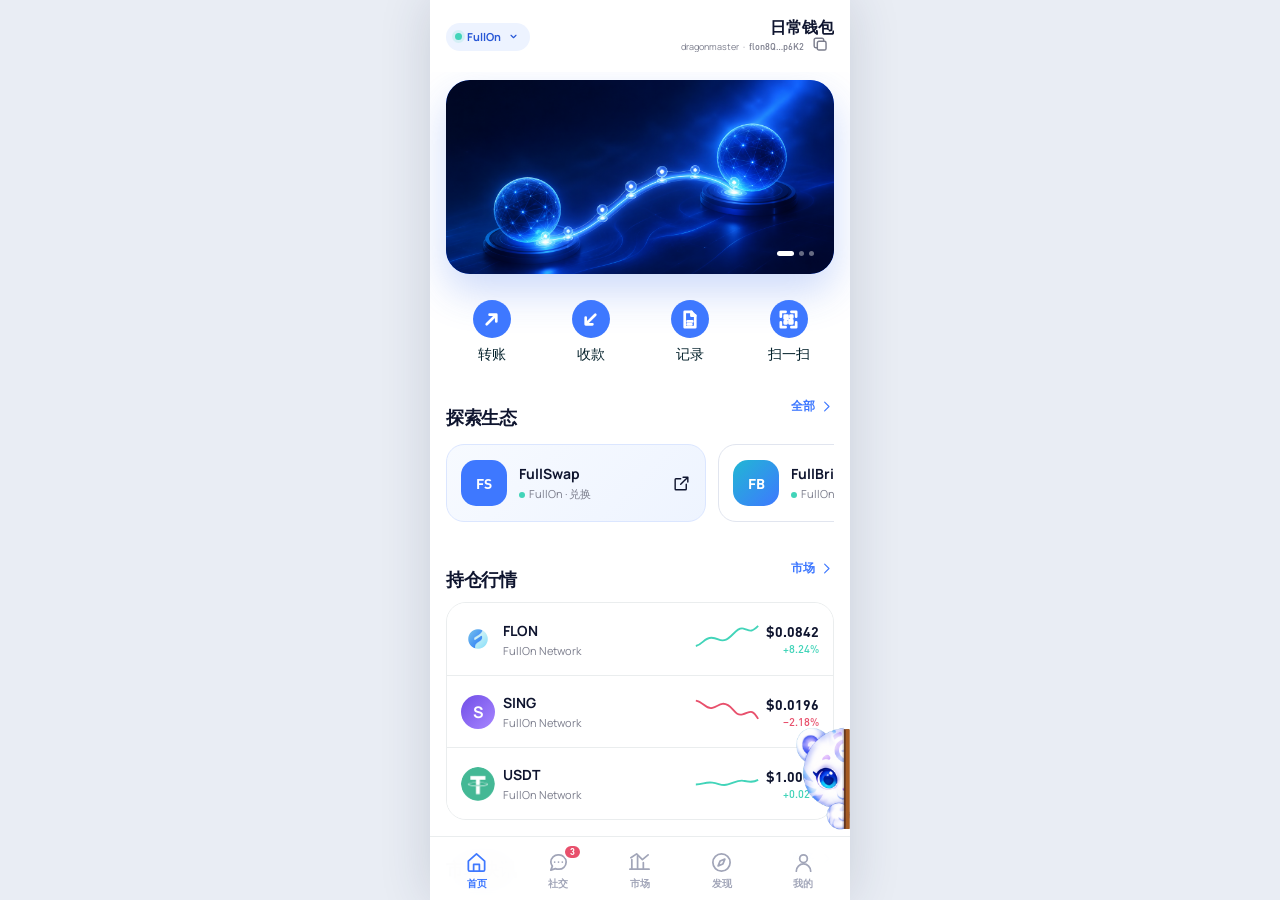
<file: UI&UX/v1/index.html>
<!doctype html>
<html lang="zh-CN">
<head>
  <meta charset="utf-8">
  <meta name="viewport" content="width=device-width, initial-scale=1, viewport-fit=cover">
  <meta name="theme-color" content="#ffffff">
  <meta name="description" content="Hufu Wallet · UI/UX v1 正式视觉设计稿">
  <title>Hufu Wallet · UI/UX v1</title>
  <link rel="stylesheet" href="ui.css?v=85">
</head>
<body>
  <a class="skip-link" href="#main-content">跳到主要内容</a>
  <svg class="svg-sprite" aria-hidden="true">
    <symbol id="i-home" viewBox="0 0 24 24"><path d="M3.5 10.5 12 3l8.5 7.5v9a1.5 1.5 0 0 1-1.5 1.5H5a1.5 1.5 0 0 1-1.5-1.5z"/><path d="M9 21v-7h6v7"/></symbol>
    <symbol id="i-social" viewBox="0 0 24 24"><path d="M20 11.5a7.5 7.5 0 0 1-8 7.5 9.4 9.4 0 0 1-3.2-.6L4 20l1.6-4.2A7.6 7.6 0 0 1 4 11.5 7.5 7.5 0 0 1 12 4a7.5 7.5 0 0 1 8 7.5Z"/><path d="M8 11.5h.01M12 11.5h.01M16 11.5h.01"/></symbol>
    <symbol id="i-market" viewBox="0 0 24 24"><path d="M4 19V9M10 19V5M16 19v-7M22 19H2"/><path d="m3 7 6-4 6 6 6-5"/></symbol>
    <symbol id="i-discover" viewBox="0 0 24 24"><circle cx="12" cy="12" r="9"/><path d="m15.5 8.5-2 5-5 2 2-5z"/></symbol>
    <symbol id="i-profile" viewBox="0 0 24 24"><circle cx="12" cy="8" r="4"/><path d="M4.5 21a7.5 7.5 0 0 1 15 0"/></symbol>
    <symbol id="i-chevron" viewBox="0 0 24 24"><path d="m8 10 4 4 4-4"/></symbol>
    <symbol id="i-right" viewBox="0 0 24 24"><path d="m9 5 7 7-7 7"/></symbol>
    <symbol id="i-back" viewBox="0 0 24 24"><path d="m15 5-7 7 7 7"/></symbol>
    <symbol id="i-copy" viewBox="0 0 24 24"><rect x="8" y="8" width="11" height="11" rx="2"/><path d="M16 8V6a2 2 0 0 0-2-2H6a2 2 0 0 0-2 2v8a2 2 0 0 0 2 2h2"/></symbol>
    <symbol id="i-bell" viewBox="0 0 24 24"><path d="M18 8a6 6 0 0 0-12 0c0 7-3 7-3 9h18c0-2-3-2-3-9"/><path d="M10 21h4"/></symbol>
    <symbol id="i-settings" viewBox="0 0 24 24"><circle cx="12" cy="12" r="3"/><path d="M19.4 15a1.8 1.8 0 0 0 .4 2l.1.1-2.8 2.8-.1-.1a1.8 1.8 0 0 0-2-.4 1.8 1.8 0 0 0-1.1 1.6v.2H10V21a1.8 1.8 0 0 0-1.1-1.6 1.8 1.8 0 0 0-2 .4l-.1.1L4 17.1l.1-.1a1.8 1.8 0 0 0 .4-2A1.8 1.8 0 0 0 3 13.9h-.2V10H3a1.8 1.8 0 0 0 1.6-1.1 1.8 1.8 0 0 0-.4-2L4 6.8 6.8 4l.1.1a1.8 1.8 0 0 0 2 .4A1.8 1.8 0 0 0 10 3V2.8h3.9V3a1.8 1.8 0 0 0 1.1 1.6 1.8 1.8 0 0 0 2-.4l.1-.1 2.8 2.8-.1.1a1.8 1.8 0 0 0-.4 2 1.8 1.8 0 0 0 1.6 1.1h.2V14H21a1.8 1.8 0 0 0-1.6 1Z"/></symbol>
    <symbol id="i-search" viewBox="0 0 24 24"><circle cx="11" cy="11" r="7"/><path d="m20 20-4-4"/></symbol>
    <symbol id="i-send" viewBox="0 0 24 24"><path d="m21 3-7 18-4-7-7-4z"/><path d="M10 14 21 3"/></symbol>
    <symbol id="i-receive" viewBox="0 0 24 24"><path d="M12 3v12M7 10l5 5 5-5"/><path d="M5 21h14"/></symbol>
    <symbol id="i-history" viewBox="0 0 24 24"><path d="M3 12a9 9 0 1 0 3-6.7L3 8"/><path d="M3 3v5h5M12 7v5l3 2"/></symbol>
    <symbol id="i-scan" viewBox="0 0 24 24"><path d="M4 9V4h5M15 4h5v5M20 15v5h-5M9 20H4v-5"/><path d="M8 8h3v3H8zM14 8h2v2h-2zM8 14h2v2H8zM13 13h3v3h-3z"/></symbol>
    <symbol id="i-transfer-up" viewBox="0 0 24 24"><path d="M7 17 17 7M10 7h7v7"/></symbol>
    <symbol id="i-receive-down" viewBox="0 0 24 24"><path d="M17 7 7 17M14 17H7v-7"/></symbol>
    <symbol id="i-transaction-file" viewBox="0 0 24 24"><path d="M7 4h7l4 4v12H7z"/><path d="M14 4v4h4M10 14h5M10 17h4"/></symbol>
    <symbol id="i-plus" viewBox="0 0 24 24"><path d="M12 5v14M5 12h14"/></symbol>
    <symbol id="i-more" viewBox="0 0 24 24"><circle cx="5" cy="12" r="1"/><circle cx="12" cy="12" r="1"/><circle cx="19" cy="12" r="1"/></symbol>
    <symbol id="i-star" viewBox="0 0 24 24"><path d="m12 3 2.8 5.7 6.2.9-4.5 4.4 1.1 6.2-5.6-2.9-5.6 2.9 1.1-6.2L3 9.6l6.2-.9z"/></symbol>
    <symbol id="i-menu" viewBox="0 0 24 24"><path d="M4 7h16M4 12h16M4 17h16"/></symbol>
    <symbol id="i-eye" viewBox="0 0 24 24"><path d="M2 12s3.5-6 10-6 10 6 10 6-3.5 6-10 6S2 12 2 12Z"/><circle cx="12" cy="12" r="2.5"/></symbol>
    <symbol id="i-eye-off" viewBox="0 0 24 24"><path d="m3 3 18 18M10.5 6.2A10.4 10.4 0 0 1 12 6c6.5 0 10 6 10 6a17 17 0 0 1-2.2 2.8M6.2 6.2A16.3 16.3 0 0 0 2 12s3.5 6 10 6a9.8 9.8 0 0 0 3.8-.7"/></symbol>
    <symbol id="i-shield" viewBox="0 0 24 24"><path d="M12 3 4.5 6v5.5c0 4.8 3.2 8 7.5 9.5 4.3-1.5 7.5-4.7 7.5-9.5V6z"/><path d="m9 12 2 2 4-4"/></symbol>
    <symbol id="i-wallet" viewBox="0 0 24 24"><path d="M4 6.5h14a2 2 0 0 1 2 2V19H5a2 2 0 0 1-2-2V6a2 2 0 0 1 2-2h11"/><path d="M15 11h6v4h-6a2 2 0 0 1 0-4Z"/></symbol>
    <symbol id="i-grid" viewBox="0 0 24 24"><rect x="4" y="4" width="6" height="6" rx="1"/><rect x="14" y="4" width="6" height="6" rx="1"/><rect x="4" y="14" width="6" height="6" rx="1"/><rect x="14" y="14" width="6" height="6" rx="1"/></symbol>
    <symbol id="i-spark" viewBox="0 0 24 24"><path d="m12 2 1.4 5.1L18 9l-4.6 1.9L12 16l-1.4-5.1L6 9l4.6-1.9zM19 15l.7 2.3L22 18l-2.3.7L19 21l-.7-2.3L16 18l2.3-.7z"/></symbol>
    <symbol id="i-close" viewBox="0 0 24 24"><path d="m6 6 12 12M18 6 6 18"/></symbol>
    <symbol id="i-minimize" viewBox="0 0 24 24"><path d="M6 12h12"/></symbol>
    <symbol id="i-expand" viewBox="0 0 24 24"><path d="M9 4H4v5M15 4h5v5M20 15v5h-5M4 15v5h5"/></symbol>
    <symbol id="i-external" viewBox="0 0 24 24"><path d="M14 4h6v6M20 4l-9 9"/><path d="M18 13v6a1 1 0 0 1-1 1H5a1 1 0 0 1-1-1V7a1 1 0 0 1 1-1h6"/></symbol>
    <symbol id="i-lock" viewBox="0 0 24 24"><rect x="5" y="10" width="14" height="11" rx="2"/><path d="M8 10V7a4 4 0 0 1 8 0v3"/></symbol>
    <symbol id="i-user-plus" viewBox="0 0 24 24"><circle cx="9" cy="8" r="4"/><path d="M2 21a7 7 0 0 1 14 0M19 8v6M16 11h6"/></symbol>
    <symbol id="i-users" viewBox="0 0 24 24"><circle cx="9" cy="8" r="4"/><path d="M2 21a7 7 0 0 1 14 0M16 4.5a4 4 0 0 1 0 7.5M18 14a7 7 0 0 1 4 7"/></symbol>
    <symbol id="i-user-check" viewBox="0 0 24 24"><circle cx="9" cy="8" r="4"/><path d="M2 21a7 7 0 0 1 14 0M16 11l2 2 4-4"/></symbol>
    <symbol id="i-switch-account" viewBox="0 0 24 24"><circle cx="8" cy="8" r="3"/><path d="M2.5 17a5.5 5.5 0 0 1 11 0M16 5h5l-2-2M21 5l-2 2M21.5 17h-5l2 2M16.5 17l2-2"/></symbol>
  </svg>

  <div id="app-frame">
    <main id="main-content" class="page-stack">
      <!-- ============ 首页 ============ -->
      <section class="page-view is-active" data-view="home" aria-labelledby="home-title">
        <header class="appbar home-appbar">
          <button class="network-pill" type="button" data-action="open-wallet" aria-label="切换当前网络">
            <span class="network-dot"></span>
            <span class="wallet-network">FullOn</span>
            <svg class="icon icon-xs"><use href="#i-chevron"></use></svg>
          </button>
          <div class="account-main">
            <button class="account-wallet-button" type="button" data-action="open-wallet" aria-label="切换当前钱包">
              <span class="account-copy">
                <strong class="account-wallet-name wallet-name">日常钱包</strong>
                <span class="account-address-line"><span class="account-nickname context-label">dragonmaster</span><span class="account-separator" aria-hidden="true">·</span><span class="header-account-meta"><span class="wallet-address">flon8Q…p6K2</span></span></span>
              </span>
            </button>
            <button class="account-address-copy" type="button" data-action="copy-address" aria-label="复制当前钱包地址"><svg class="icon icon-sm"><use href="#i-copy"></use></svg></button>
          </div>
        </header>

        <div class="page-content home-content">
          <h1 id="home-title" class="sr-only">首页</h1>

          <section class="home-state-card" data-home-state-card hidden aria-live="polite">
            <span class="state-illustration"><svg class="icon icon-lg"><use href="#i-wallet"></use></svg></span>
            <span class="eyebrow" data-state-kicker>开始使用 Hufu</span>
            <h2 data-state-title>创建你的第一个钱包</h2>
            <p data-state-copy>创建、导入钱包，或通过 RWID 恢复账户控制权。</p>
            <div class="state-actions" data-state-actions></div>
          </section>

          <section class="hero-carousel" aria-label="FullBridge 重点推荐" data-hero-carousel>
            <button class="hero-carousel-link" type="button" data-action="open-bridge" aria-label="查看 FullBridge 跨链推荐">
              <span class="hero-carousel-track">
                <span class="hero-slide is-active" data-hero-slide><img src="assets/images/home/banner/fullbridge-path.png" alt=""></span>
                <span class="hero-slide" data-hero-slide><img src="assets/images/home/banner/fullbridge-networks.png" alt=""></span>
                <span class="hero-slide" data-hero-slide><img src="assets/images/home/banner/fullbridge-tracking.png" alt=""></span>
              </span>
            </button>
            <div class="hero-pagination" aria-hidden="true">
              <span class="is-active" data-hero-dot="0"></span>
              <span data-hero-dot="1"></span>
              <span data-hero-dot="2"></span>
            </div>
          </section>

          <section class="quick-section" aria-label="首页快捷功能">
            <div class="quick-grid" role="group" aria-label="首页快捷功能">
              <button class="quick-action" type="button" data-action="open-transfer">
                <span class="quick-icon"><span class="quick-icon-front"><svg class="icon"><use href="#i-transfer-up"></use></svg></span></span>
                <span class="quick-label">转账</span>
              </button>
              <button class="quick-action" type="button" data-action="open-receive">
                <span class="quick-icon"><span class="quick-icon-front"><svg class="icon"><use href="#i-receive-down"></use></svg></span></span>
                <span class="quick-label">收款</span>
              </button>
              <button class="quick-action quick-action-history" type="button" data-action="open-history">
                <span class="quick-icon"><span class="quick-icon-front"><svg class="icon"><use href="#i-transaction-file"></use></svg></span></span>
                <span class="quick-label">记录</span>
              </button>
              <button class="quick-action quick-action-scan" type="button" data-action="open-scan">
                <span class="quick-icon"><span class="quick-icon-front"><svg class="icon"><use href="#i-scan"></use></svg></span></span>
                <span class="quick-label">扫一扫</span>
              </button>
            </div>
          </section>

          <section class="ecosystem-section" aria-labelledby="ecosystem-title">
            <div class="section-heading">
              <h2 id="ecosystem-title">探索生态</h2>
              <button class="text-link" type="button" data-view-target="discover">全部<svg class="icon icon-xs"><use href="#i-right"></use></svg></button>
            </div>
            <div class="dapp-scroller">
              <button class="dapp-card dapp-card-primary" type="button" data-action="open-dapp" data-dapp="FullSwap" data-domain="fullswap.flon.network" data-network="FullOn">
                <span class="dapp-logo logo-swap">FS</span>
                <span class="dapp-copy"><strong>FullSwap</strong><small><span class="verified-dot"></span>FullOn · 兑换</small></span>
                <svg class="icon icon-sm"><use href="#i-external"></use></svg>
              </button>
              <button class="dapp-card" type="button" data-action="open-bridge">
                <span class="dapp-logo logo-bridge">FB</span>
                <span class="dapp-copy"><strong>FullBridge</strong><small><span class="verified-dot"></span>FullOn · 跨链</small></span>
                <svg class="icon icon-sm"><use href="#i-external"></use></svg>
              </button>
            </div>
          </section>

          <section class="holding-section" aria-labelledby="holding-title">
            <div class="section-heading">
              <h2 id="holding-title">持仓行情</h2>
              <button class="text-link" type="button" data-view-target="market">市场<svg class="icon icon-xs"><use href="#i-right"></use></svg></button>
            </div>
            <div class="market-card">
              <button class="market-row" type="button" data-action="open-market-detail" data-symbol="FLON">
                <img class="coin-logo" src="assets/images/dapplogo/flon.png" alt="FLON">
                <span class="coin-name"><strong>FLON</strong><small>FullOn Network</small></span>
                <span class="sparkline up-line" aria-hidden="true"><svg viewBox="0 0 72 28"><path d="M2 24c8-2 9-9 17-9s9 5 16 2 12-14 19-12 8 5 16-3"/></svg></span>
                <span class="price"><strong>$0.0842</strong><small class="up">+8.24%</small></span>
              </button>
              <button class="market-row" type="button" data-action="open-market-detail" data-symbol="SING">
                <span class="coin-logo letter-logo sing-logo">S</span>
                <span class="coin-name"><strong>SING</strong><small>FullOn Network</small></span>
                <span class="sparkline down-line" aria-hidden="true"><svg viewBox="0 0 72 28"><path d="M2 5c8 1 11 10 18 8s10-7 17-3 8 12 16 10 10-7 17 5"/></svg></span>
                <span class="price"><strong>$0.0196</strong><small class="down">−2.18%</small></span>
              </button>
              <button class="market-row" type="button" data-action="open-market-detail" data-symbol="USDT">
                <img class="coin-logo" src="assets/images/icon/USDT.png" alt="USDT">
                <span class="coin-name"><strong>USDT</strong><small>FullOn Network</small></span>
                <span class="sparkline up-line" aria-hidden="true"><svg viewBox="0 0 72 28"><path d="M2 18c8 0 10-3 18-2s10 4 17 2 11-5 17-4 10 2 16-1"/></svg></span>
                <span class="price"><strong>$1.0002</strong><small class="up">+0.02%</small></span>
              </button>
            </div>
          </section>

          <section class="news-section" aria-labelledby="news-title">
            <div class="section-heading"><h2 id="news-title">市场快讯</h2><button class="text-link" type="button" data-action="toast" data-message="已加载更多市场快讯">更多<svg class="icon icon-xs"><use href="#i-right"></use></svg></button></div>
            <div class="news-list" role="list">
              <article class="news-card" role="listitem">
                <h3>FullBridge 新增跨链状态追踪能力</h3>
                <p>每一步链上确认都能被清晰识别，异常状态支持快速定位。</p>
                <time datetime="2026-08-05T12:30:00+08:00">12:30 · 来源 FullOn Network</time>
              </article>
              <article class="news-card" role="listitem">
                <h3>FullOn 网络 Gas 费回落至本周低位</h3>
                <p>当前链上交易成本较昨日下降，转账与合约交互活跃度同步回升。</p>
                <time datetime="2026-08-05T11:45:00+08:00">11:45 · 来源 链上数据</time>
              </article>
              <article class="news-card" role="listitem">
                <h3>USDT 跨链流动性持续提升</h3>
                <p>主要流动性池深度保持稳定，近一小时大额兑换滑点有所收窄。</p>
                <time datetime="2026-08-05T10:20:00+08:00">10:20 · 来源 市场数据</time>
              </article>
            </div>
          </section>
        </div>
      </section>

      <!-- ============ 社交 ============ -->
      <section class="page-view" data-view="social" aria-labelledby="social-title" hidden>
        <header class="appbar social-appbar">
          <button class="icon-button social-drawer-trigger" type="button" aria-label="打开社交菜单" aria-haspopup="dialog" aria-expanded="false" aria-controls="social-drawer" data-social-drawer-trigger><svg class="icon"><use href="#i-menu"></use></svg></button>
          <h1 id="social-title">社交</h1>
        </header>
        <div class="page-content social-content">
          <section class="recent-access-panel" aria-label="最近访问的 DApp">
            <div class="recent-dapps">
              <button type="button" data-action="open-dapp" data-dapp="FullSwap" data-domain="fullswap.flon.network" data-network="FullOn"><span class="dapp-logo logo-swap">FS</span><span>FullSwap</span></button>
              <button type="button" data-action="open-bridge"><span class="dapp-logo logo-bridge">FB</span><span>FullBridge</span></button>
              <button class="recent-dapp-manage" type="button" data-view-target="discover"><span class="dapp-logo logo-more"><svg class="icon"><use href="#i-grid"></use></svg></span><span>管理</span></button>
            </div>
          </section>
          <section aria-label="消息列表">
            <div class="chat-list">
              <button class="chat-row" type="button" data-action="toast" data-message="打开 FullOn Builder 群聊">
                <span class="chat-avatar group-avatar">FO<span class="online-dot"></span></span>
                <span class="chat-copy"><span><strong>FullOn Builder</strong><time>12:48</time></span><small>Leo：新的跨链状态页已经上线</small></span>
                <span class="unread-badge">2</span>
              </button>
              <button class="chat-row" type="button" data-action="toast" data-message="打开 Alice 的会话">
                <span class="chat-avatar alice-avatar">A<span class="online-dot"></span></span>
                <span class="chat-copy"><span><strong>Alice.flon</strong><time>昨天</time></span><small>收到了，感谢！</small></span>
                <span class="unread-badge">1</span>
              </button>
              <button class="chat-row" type="button" data-action="toast" data-message="打开 Web3 安全课堂">
                <span class="chat-avatar safety-avatar"><svg class="icon"><use href="#i-shield"></use></svg></span>
                <span class="chat-copy"><span><strong>Web3 安全课堂</strong><time>周一</time></span><small>不要向任何人分享助记词</small></span>
              </button>
              <button class="chat-row" type="button" data-action="toast" data-message="打开 Bob 的会话">
                <span class="chat-avatar bob-avatar">B</span>
                <span class="chat-copy"><span><strong>Bob.sol</strong><time>8月2日</time></span><small>[DApp 卡片] FullSwap</small></span>
              </button>
            </div>
          </section>
        </div>
      </section>

      <!-- ============ 市场 ============ -->
      <section class="page-view" data-view="market" aria-labelledby="market-title" hidden>
        <header class="appbar market-appbar">
          <h1 id="market-title">市场</h1>
          <button class="icon-button market-search-trigger" type="button" aria-label="搜索币种" data-action="open-market-search"><svg class="icon"><use href="#i-search"></use></svg></button>
          <form class="market-search" role="search" data-market-search hidden>
            <div class="market-search-field"><svg class="icon icon-sm" aria-hidden="true"><use href="#i-search"></use></svg><label class="sr-only" for="market-search-input">搜索币种</label><input id="market-search-input" type="search" inputmode="search" autocomplete="off" placeholder="搜索币种" data-market-search-input><button class="market-search-clear" type="button" aria-label="清除搜索" data-action="clear-market-search" hidden><svg class="icon icon-sm" aria-hidden="true"><use href="#i-close"></use></svg></button></div>
            <button class="market-search-cancel" type="button" data-action="close-market-search">取消</button>
          </form>
        </header>
        <div class="page-content market-content">
          <div class="segmented-control" role="tablist" aria-label="行情分类">
            <button class="is-active" type="button" role="tab" aria-selected="true" tabindex="0" data-market-category="self">自选</button>
            <button type="button" role="tab" aria-selected="false" tabindex="-1" data-market-category="fullon">FullOn</button>
            <button type="button" role="tab" aria-selected="false" tabindex="-1" data-market-category="mainstream">主流币</button>
          </div>
          <section aria-label="行情列表">
            <div class="market-card market-card-flat">
              <div class="market-table-head" role="row"><span class="market-head-icon" role="columnheader" aria-sort="none"><button class="market-sort" type="button" data-market-sort="symbol">币种<span class="sort-arrows" aria-hidden="true"><i></i><i></i></span></button></span><span class="market-head-volume" role="columnheader" aria-sort="none"><button class="market-sort" type="button" data-market-sort="volume">24h成交量<span class="sort-arrows" aria-hidden="true"><i></i><i></i></span></button></span><span class="market-head-price" role="columnheader" aria-sort="none"><button class="market-sort" type="button" data-market-sort="price">最新价<span class="sort-arrows" aria-hidden="true"><i></i><i></i></span></button></span><span class="market-head-trend" role="columnheader">趋势</span><span aria-hidden="true"></span></div>
              <div class="market-row-shell" data-market-symbol="FLON" data-market-name="FLON" data-market-category="fullon" data-market-volume="2840000" data-market-price="0.0842"><button class="market-row market-row-table" type="button" data-action="open-market-detail" data-symbol="FLON"><span class="market-icon"><span class="coin-logo letter-logo flon-logo">F</span></span><span class="coin-name market-volume-info"><strong>FLON</strong><small>Vol $2.84M</small></span><span class="market-price-stack"><strong class="market-latest-price">$0.0842</strong><small class="market-change up">+8.24%</small></span><span class="market-trend"><span class="sparkline up-line" aria-hidden="true"><svg viewBox="0 0 72 28"><path d="M2 24c8-2 9-9 17-9s9 5 16 2 12-14 19-12 8 5 16-3"/></svg></span></span></button><button class="market-favorite" type="button" data-action="toggle-market-favorite" data-symbol="FLON" aria-label="收藏 FLON" aria-pressed="false"><svg class="icon" aria-hidden="true"><use href="#i-star"></use></svg></button></div>
              <div class="market-row-shell" data-market-symbol="SING" data-market-name="SING" data-market-category="fullon" data-market-volume="640200" data-market-price="0.0196"><button class="market-row market-row-table" type="button" data-action="open-market-detail" data-symbol="SING"><span class="market-icon"><span class="coin-logo letter-logo sing-logo">S</span></span><span class="coin-name market-volume-info"><strong>SING</strong><small>Vol $640.20K</small></span><span class="market-price-stack"><strong class="market-latest-price">$0.0196</strong><small class="market-change down">−2.18%</small></span><span class="market-trend"><span class="sparkline down-line" aria-hidden="true"><svg viewBox="0 0 72 28"><path d="M2 5c8 1 11 10 18 8s10-7 17-3 8 12 16 10 10-7 17 5"/></svg></span></span></button><button class="market-favorite" type="button" data-action="toggle-market-favorite" data-symbol="SING" aria-label="收藏 SING" aria-pressed="false"><svg class="icon" aria-hidden="true"><use href="#i-star"></use></svg></button></div>
              <div class="market-row-shell" data-market-symbol="BTC" data-market-name="Bitcoin" data-market-category="mainstream" data-market-volume="1190000000" data-market-price="116842"><button class="market-row market-row-table" type="button" data-action="open-market-detail" data-symbol="BTC"><span class="market-icon"><img class="coin-logo" src="assets/images/icon/BTC.png" alt="BTC"></span><span class="coin-name market-volume-info"><strong>BTC</strong><small>Vol $1.19B</small></span><span class="market-price-stack"><strong class="market-latest-price">$116,842</strong><small class="market-change up">+1.46%</small></span><span class="market-trend"><span class="sparkline up-line" aria-hidden="true"><svg viewBox="0 0 72 28"><path d="M2 18c8 0 10-3 18-2s10 4 17 2 11-5 17-4 10 2 16-1"/></svg></span></span></button><button class="market-favorite" type="button" data-action="toggle-market-favorite" data-symbol="BTC" aria-label="收藏 BTC" aria-pressed="false"><svg class="icon" aria-hidden="true"><use href="#i-star"></use></svg></button></div>
              <div class="market-row-shell" data-market-symbol="ETH" data-market-name="Ethereum" data-market-category="mainstream" data-market-volume="668400000" data-market-price="3742.16"><button class="market-row market-row-table" type="button" data-action="open-market-detail" data-symbol="ETH"><span class="market-icon"><img class="coin-logo" src="assets/images/icon/ETH.png" alt="ETH"></span><span class="coin-name market-volume-info"><strong>ETH</strong><small>Vol $668.40M</small></span><span class="market-price-stack"><strong class="market-latest-price">$3,742.16</strong><small class="market-change down">−0.62%</small></span><span class="market-trend"><span class="sparkline down-line" aria-hidden="true"><svg viewBox="0 0 72 28"><path d="M2 7c8 1 10 8 18 7s10-6 17-4 9 11 17 9 9-5 16 6"/></svg></span></span></button><button class="market-favorite" type="button" data-action="toggle-market-favorite" data-symbol="ETH" aria-label="收藏 ETH" aria-pressed="false"><svg class="icon" aria-hidden="true"><use href="#i-star"></use></svg></button></div>
            </div>
            <p class="market-search-empty" data-market-search-empty hidden>未找到相关币种，请尝试其他关键词</p>
          </section>
        </div>
      </section>

      <!-- ============ 发现 ============ -->
      <section class="page-view" data-view="discover" aria-labelledby="discover-title" hidden>
        <header class="appbar discover-appbar">
          <h1 id="discover-title" class="sr-only">发现</h1>
          <button class="search-field discover-header-search" type="button" data-action="toast" data-message="搜索 DApp 名称、类型或域名"><svg class="icon icon-sm"><use href="#i-search"></use></svg><span>搜索 DApp 名称、类型或域名</span></button>
          <button class="icon-button discover-history-button" type="button" aria-label="DApp 浏览历史" title="DApp 浏览历史" data-action="toast" data-message="打开 DApp 浏览历史"><svg class="icon"><use href="#i-history"></use></svg></button>
        </header>
        <div class="page-content discover-content">
          <div class="chain-chips" role="list" aria-label="公链筛选">
            <button class="is-active" type="button">全部</button><button type="button"><img src="assets/images/dapplogo/flon.png" alt="">FullOn</button><button type="button"><img src="assets/images/icon/ETH.png" alt="">Ethereum</button><button type="button"><span aria-hidden="true">◎</span>Solana</button>
          </div>
          <section aria-label="DApp 列表">
            <div class="discover-grid">
              <button class="discover-card" type="button" data-action="open-dapp" data-dapp="FullSwap" data-domain="fullswap.flon.network" data-network="FullOn" data-logo="FS" data-dapp-type="DeFi"><span class="dapp-logo logo-swap">FS</span><span><strong>FullSwap</strong><small>兑换 · 流动性</small></span><span class="dapp-card-meta"><span class="dapp-type-tag">DeFi</span><span class="verified-label"><svg class="icon icon-xs"><use href="#i-shield"></use></svg>已核验</span></span></button>
              <button class="discover-card" type="button" data-action="open-dapp" data-dapp="FullBridge" data-domain="fullbridge.flon.network" data-network="FullOn" data-logo="FB" data-dapp-type="日常工具"><span class="dapp-logo logo-bridge">FB</span><span><strong>FullBridge</strong><small>跨链 · 资产桥</small></span><span class="dapp-card-meta"><span class="dapp-type-tag">日常工具</span><span class="verified-label"><svg class="icon icon-xs"><use href="#i-shield"></use></svg>已核验</span></span></button>
              <button class="discover-card" type="button" data-action="open-dapp" data-dapp="FullOn RWA" data-domain="rwa.flon.network" data-network="FullOn" data-logo="R" data-dapp-type="NFT"><span class="dapp-logo logo-rwa">R</span><span><strong>FullOn RWA</strong><small>RWA · 资产服务</small></span><span class="dapp-card-meta"><span class="dapp-type-tag">NFT</span><span class="verified-label"><svg class="icon icon-xs"><use href="#i-shield"></use></svg>已核验</span></span></button>
              <button class="discover-card" type="button" data-action="open-dapp" data-dapp="Red Packet" data-domain="redpacket.flon.network" data-network="FullOn" data-logo="RP" data-dapp-type="游戏"><span class="dapp-logo logo-redpacket">RP</span><span><strong>Red Packet</strong><small>社交 · 数字红包</small></span><span class="dapp-card-meta"><span class="dapp-type-tag">游戏</span><span class="verified-label"><svg class="icon icon-xs"><use href="#i-shield"></use></svg>已核验</span></span></button>
            </div>
          </section>
        </div>
      </section>

      <!-- ============ 我的 ============ -->
      <section class="page-view profile-view" data-view="profile" aria-labelledby="profile-title" hidden>
        <header class="appbar profile-appbar">
          <button class="profile-identity" type="button" data-action="toast" data-message="查看社交与链上身份"><img src="assets/images/about_us/hufu.png" alt="Hufu 头像"><span><span class="eyebrow">PROFILE</span><strong id="profile-title">dragonmaster</strong></span></button>
          <div class="appbar-actions"><button class="icon-button" type="button" aria-label="通知"><svg class="icon"><use href="#i-bell"></use></svg></button><button class="icon-button" type="button" aria-label="设置" data-view-target="settings"><svg class="icon"><use href="#i-settings"></use></svg></button></div>
        </header>
        <div class="page-content profile-content">
          <section class="wallet-card" aria-labelledby="wallet-card-title">
            <div class="wallet-card-glow" aria-hidden="true"></div>
            <div class="wallet-card-top"><div class="wallet-value-label"><span id="wallet-card-title">总资产估值</span><button type="button" aria-label="隐藏或显示资产" data-action="toggle-assets"><svg class="icon icon-sm asset-eye"><use href="#i-eye"></use></svg></button></div><button class="wallet-switch" type="button" data-action="open-wallet"><span class="network-dot light-dot"></span><span class="wallet-network">FullOn</span><svg class="icon icon-xs"><use href="#i-chevron"></use></svg></button></div>
            <div class="wallet-value"><strong class="asset-value">$24,860.42</strong><small class="asset-subvalue">≈ 24,856.90 USDT</small></div>
            <div class="wallet-card-footer"><div class="wallet-chain-account"><span><small class="wallet-account-meta"><span class="wallet-context-tag wallet-name">日常钱包</span><span aria-hidden="true">·</span><span class="context-label">dragonmaster</span></small><strong class="wallet-address">flon8Q…p6K2</strong></span><button type="button" aria-label="复制当前钱包地址" data-action="copy-address"><svg class="icon icon-sm"><use href="#i-copy"></use></svg></button></div><button class="wallet-detail-button" type="button" data-action="toast" data-message="进入钱包详情：资产卡、快捷功能与完整资产列表">钱包详情<svg class="icon icon-sm"><use href="#i-right"></use></svg></button></div>
          </section>

          <section class="profile-section" aria-labelledby="asset-preview-title">
            <div class="section-heading compact-heading"><h2 id="asset-preview-title">资产预览</h2><div class="asset-tabs"><button class="is-active" type="button">代币</button><button type="button">NFT</button><button type="button" data-action="toast" data-message="进入完整资产列表">全部</button></div></div>
            <div class="asset-list">
              <button class="asset-row" type="button"><img src="assets/images/dapplogo/flon.png" alt="FLON"><span><strong>FLON</strong><small>FullOn Network</small></span><span><strong>185,420.80</strong><small>$15,615.94</small></span></button>
              <button class="asset-row" type="button"><img src="assets/images/icon/USDT.png" alt="USDT"><span><strong>USDT</strong><small>FullOn Network</small></span><span><strong>8,240.20</strong><small>$8,241.85</small></span></button>
              <button class="asset-row" type="button"><span class="coin-logo letter-logo sing-logo">S</span><span><strong>SING</strong><small>FullOn Network</small></span><span><strong>51,160.00</strong><small>$1,002.73</small></span></button>
            </div>
          </section>

        </div>
      </section>

      <!-- ============ 设置 ============ -->
      <section class="page-view settings-view" data-view="settings" aria-labelledby="settings-title" hidden>
        <header class="appbar settings-appbar">
          <button class="settings-back" type="button" data-view-target="profile" aria-label="返回我的"><svg class="icon"><use href="#i-back"></use></svg></button>
          <h1 id="settings-title">设置</h1>
        </header>
        <div class="page-content settings-content">
          <section class="menu-group" aria-label="账户与钱包管理">
            <button class="menu-row" type="button" data-action="open-security"><span class="menu-icon shield-bg"><svg class="icon"><use href="#i-shield"></use></svg></span><span class="menu-copy"><strong>身份与安全</strong><small>RWID 已绑定 · 安全状态良好</small></span><span class="status-label success-label">安全</span><svg class="icon icon-sm"><use href="#i-right"></use></svg></button>
            <button class="menu-row" type="button" data-action="open-wallet"><span class="menu-icon wallet-bg"><svg class="icon"><use href="#i-wallet"></use></svg></span><span class="menu-copy"><strong>钱包管理</strong><small>3 个多链钱包 · 本地昵称</small></span><svg class="icon icon-sm"><use href="#i-right"></use></svg></button>
            <button class="menu-row" type="button" data-view-target="discover"><span class="menu-icon dapp-bg"><svg class="icon"><use href="#i-grid"></use></svg></span><span class="menu-copy"><strong>DApp 管理</strong><small>连接、授权、收藏与最近访问</small></span><svg class="icon icon-sm"><use href="#i-right"></use></svg></button>
          </section>

          <section class="menu-group" aria-label="Aime 与通用设置">
            <div class="menu-row aime-setting-row"><span class="menu-icon aime-bg"><svg class="icon"><use href="#i-spark"></use></svg></span><span class="menu-copy"><strong>Aime 智能助手</strong><small>页面解答 · DApp 导航 · 隐私设置</small></span><button class="switch is-on" type="button" role="switch" aria-checked="true" aria-label="开启或关闭 Aime" data-action="toggle-aime"><span></span></button></div>
            <button class="menu-row" type="button" data-action="toast" data-message="打开通用设置"><span class="menu-icon settings-bg"><svg class="icon"><use href="#i-settings"></use></svg></span><span class="menu-copy"><strong>通用设置</strong><small>语言、货币、网络、主题与通知</small></span><svg class="icon icon-sm"><use href="#i-right"></use></svg></button>
          </section>
        </div>
      </section>
    </main>

    <div class="social-drawer-layer canvas-fixed" data-social-drawer-layer hidden>
      <button class="social-drawer-scrim" type="button" aria-label="关闭社交菜单" data-social-drawer-close></button>
      <aside class="social-drawer" id="social-drawer" role="dialog" aria-modal="true" aria-labelledby="social-drawer-title">
        <div class="social-drawer-header">
          <button class="icon-button social-drawer-close" type="button" aria-label="关闭社交菜单" data-social-drawer-close><svg class="icon"><use href="#i-close"></use></svg></button>
          <div class="social-drawer-avatar" role="img" aria-label="dragonmaster 的模拟用户头像"><span>DM</span></div>
          <strong id="social-drawer-title">dragonmaster</strong>
          <div class="social-drawer-user-meta"><span>@dragonmaster</span></div>
        </div>
        <nav class="social-drawer-actions" aria-label="社交操作">
          <button type="button" data-social-drawer-item data-action="toast" data-message="打开添加好友"><span class="social-drawer-action-icon"><svg class="icon"><use href="#i-user-plus"></use></svg></span><span>添加好友</span><svg class="icon icon-sm social-drawer-chevron"><use href="#i-right"></use></svg></button>
          <button type="button" data-social-drawer-item data-action="toast" data-message="打开创建群组"><span class="social-drawer-action-icon"><svg class="icon"><use href="#i-users"></use></svg></span><span>创建群组</span><svg class="icon icon-sm social-drawer-chevron"><use href="#i-right"></use></svg></button>
          <button type="button" data-social-drawer-item data-action="toast" data-message="打开好友申请"><span class="social-drawer-action-icon"><svg class="icon"><use href="#i-user-check"></use></svg></span><span>好友申请</span><svg class="icon icon-sm social-drawer-chevron"><use href="#i-right"></use></svg></button>
          <button type="button" data-social-drawer-item data-action="toast" data-message="打开账号切换"><span class="social-drawer-action-icon"><svg class="icon"><use href="#i-switch-account"></use></svg></span><span>切换账号</span><svg class="icon icon-sm social-drawer-chevron"><use href="#i-right"></use></svg></button>
        </nav>
      </aside>
    </div>

    <button class="aime-fab is-collapsed" type="button" data-state="peek2" aria-label="展开 Aime 智能助手" aria-description="点击可展开 Aime" title="点击展开 Aime">
      <span class="aime-fab-bubble"><span>问问 Aime</span></span>
      <span class="aime-fab-arrow" aria-hidden="true"></span>
      <span class="aime-pet-visual" aria-hidden="true"></span>
    </button>

    <nav class="bottom-nav canvas-fixed" aria-label="主导航">
      <button class="nav-item is-active" type="button" data-nav="home" aria-current="page"><svg class="icon"><use href="#i-home"></use></svg><span>首页</span></button>
      <button class="nav-item" type="button" data-nav="social"><span class="nav-icon-wrap"><svg class="icon"><use href="#i-social"></use></svg><span class="nav-badge">3</span></span><span>社交</span></button>
      <button class="nav-item" type="button" data-nav="market"><svg class="icon"><use href="#i-market"></use></svg><span>市场</span></button>
      <button class="nav-item" type="button" data-nav="discover"><svg class="icon"><use href="#i-discover"></use></svg><span>发现</span></button>
      <button class="nav-item" type="button" data-nav="profile"><svg class="icon"><use href="#i-profile"></use></svg><span>我的</span></button>
    </nav>

    <div class="modal-backdrop canvas-fixed" data-overlay hidden></div>

    <section class="bottom-sheet dapp-confirm-sheet canvas-fixed" data-modal="dapp-confirm" role="dialog" aria-modal="true" aria-labelledby="dapp-confirm-title" hidden>
      <div class="sheet-handle" aria-hidden="true"></div>
      <div class="sheet-header"><div><span class="eyebrow">打开前确认</span><h2 id="dapp-confirm-title">确认访问 DApp</h2></div><button class="icon-button" type="button" data-close-modal aria-label="关闭"><svg class="icon"><use href="#i-close"></use></svg></button></div>
      <div class="sheet-content">
        <div class="dapp-confirm-head"><span class="dapp-logo logo-swap" data-dapp-confirm-logo>FS</span><div><strong data-dapp-confirm-name>FullSwap</strong><span class="verified-label"><svg class="icon icon-xs"><use href="#i-shield"></use></svg>安全信息已展示</span></div></div>
        <dl class="confirm-list">
          <div><dt>目标域名</dt><dd data-dapp-confirm-domain>fullswap.flon.network</dd></div>
          <div><dt>所需网络</dt><dd data-dapp-confirm-network>FullOn</dd></div>
          <div><dt>当前账户</dt><dd><span class="wallet-name">日常钱包</span> · <span class="wallet-address">flon8Q…p6K2</span></dd></div>
          <div><dt>即将执行</dt><dd>仅打开应用，不自动连接钱包</dd></div>
        </dl>
        <div class="dapp-confirm-actions"><button class="ghost-button dapp-cancel-button" type="button" data-close-modal>取消</button><button class="primary-button" type="button" data-action="confirm-dapp" data-initial-focus>确认打开<svg class="icon icon-sm"><use href="#i-external"></use></svg></button></div>
      </div>
    </section>

    <section class="bottom-sheet canvas-fixed" data-modal="wallet" role="dialog" aria-modal="true" aria-labelledby="wallet-sheet-title" hidden>
      <div class="sheet-handle" aria-hidden="true"></div>
      <div class="sheet-header"><div><span class="eyebrow">当前操作上下文</span><h2 id="wallet-sheet-title">选择钱包与网络</h2></div><button class="icon-button" type="button" data-close-modal aria-label="关闭"><svg class="icon"><use href="#i-close"></use></svg></button></div>
      <div class="sheet-content">
        <div class="wallet-options">
          <button class="wallet-option is-selected" type="button" data-wallet="日常钱包" data-network="FullOn" data-address="flon8Q…p6K2"><span class="wallet-option-icon fullon-icon"><img src="assets/images/dapplogo/flon.png" alt=""></span><span><strong>日常钱包</strong><small>FullOn · dragonmaster · flon8Q…p6K2</small></span><span class="checkmark">✓</span></button>
          <button class="wallet-option" type="button" data-wallet="储蓄钱包" data-network="Ethereum" data-address="0x72A1…91E4"><span class="wallet-option-icon"><img src="assets/images/icon/ETH.png" alt=""></span><span><strong>储蓄钱包</strong><small>Ethereum · 0x72A1…91E4</small></span><span class="checkmark">✓</span></button>
          <button class="wallet-option" type="button" data-wallet="工作钱包" data-network="Solana" data-address="7Nu3…mS2a"><span class="wallet-option-icon"><span aria-hidden="true">◎</span></span><span><strong>工作钱包</strong><small>Solana · 7Nu3…mS2a</small></span><span class="checkmark">✓</span></button>
        </div>
        <div class="prototype-state-control">
          <span class="field-label">首页演示状态</span>
          <div class="state-chips" role="group" aria-label="切换首页演示状态">
            <button class="is-active" type="button" data-demo-state="ready">正常</button>
            <button type="button" data-demo-state="empty">无资产</button>
            <button type="button" data-demo-state="none">无钱包</button>
            <button type="button" data-demo-state="error">加载失败</button>
          </div>
        </div>
        <button class="ghost-button full-width" type="button" data-action="open-nickname">编辑当前钱包昵称</button>
        <button class="secondary-button full-width" type="button" data-action="toast" data-message="进入钱包管理"><svg class="icon icon-sm"><use href="#i-plus"></use></svg>管理或添加钱包</button>
      </div>
    </section>
  </div>

  <script src="vendor/lottie.min.js"></script>
  <script src="components/aime_animation_component.js?v=2"></script>
  <script src="assets/aime/components/aime_idle.component.js?v=3"></script>
  <script src="assets/aime/components/aime_thinking.component.js?v=3"></script>
  <script src="assets/aime/components/aime_greeting.component.js?v=3"></script>
  <script src="assets/aime/components/aime_peek.component.js?v=3"></script>
  <script src="assets/aime/components/aime_peek2.component.js?v=2"></script>
  <script src="ui.js?v=32"></script>
</body>
</html>
</file>
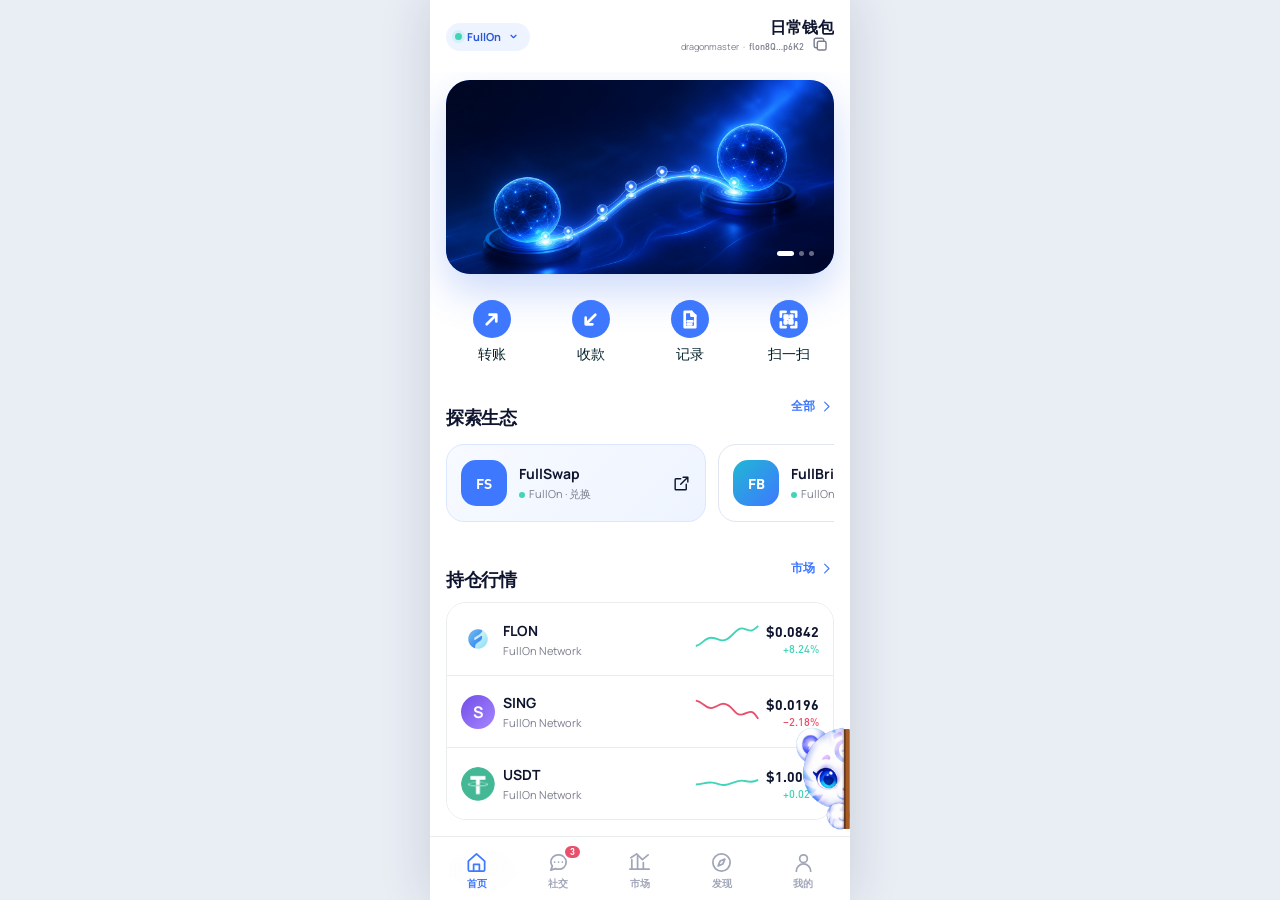
<file: uiux/v1/index.html>
<!doctype html>
<html lang="zh-CN">
<head>
  <meta charset="utf-8">
  <meta name="viewport" content="width=device-width, initial-scale=1, viewport-fit=cover">
  <meta name="theme-color" content="#ffffff">
  <meta name="description" content="Hufu Wallet · UI/UX v1 正式视觉设计稿">
  <title>Hufu Wallet · UI/UX v1</title>
  <link rel="stylesheet" href="ui.css?v=92">
</head>
<body>
  <a class="skip-link" href="#main-content">跳到主要内容</a>
  <svg class="svg-sprite" aria-hidden="true">
    <symbol id="i-home" viewBox="0 0 24 24"><path d="M3.5 10.5 12 3l8.5 7.5v9a1.5 1.5 0 0 1-1.5 1.5H5a1.5 1.5 0 0 1-1.5-1.5z"/><path d="M9 21v-7h6v7"/></symbol>
    <symbol id="i-social" viewBox="0 0 24 24"><path d="M20 11.5a7.5 7.5 0 0 1-8 7.5 9.4 9.4 0 0 1-3.2-.6L4 20l1.6-4.2A7.6 7.6 0 0 1 4 11.5 7.5 7.5 0 0 1 12 4a7.5 7.5 0 0 1 8 7.5Z"/><path d="M8 11.5h.01M12 11.5h.01M16 11.5h.01"/></symbol>
    <symbol id="i-market" viewBox="0 0 24 24"><path d="M4 19V9M10 19V5M16 19v-7M22 19H2"/><path d="m3 7 6-4 6 6 6-5"/></symbol>
    <symbol id="i-discover" viewBox="0 0 24 24"><circle cx="12" cy="12" r="9"/><path d="m15.5 8.5-2 5-5 2 2-5z"/></symbol>
    <symbol id="i-profile" viewBox="0 0 24 24"><circle cx="12" cy="8" r="4"/><path d="M4.5 21a7.5 7.5 0 0 1 15 0"/></symbol>
    <symbol id="i-chevron" viewBox="0 0 24 24"><path d="m8 10 4 4 4-4"/></symbol>
    <symbol id="i-right" viewBox="0 0 24 24"><path d="m9 5 7 7-7 7"/></symbol>
    <symbol id="i-back" viewBox="0 0 24 24"><path d="m15 5-7 7 7 7"/></symbol>
    <symbol id="i-copy" viewBox="0 0 24 24"><rect x="8" y="8" width="11" height="11" rx="2"/><path d="M16 8V6a2 2 0 0 0-2-2H6a2 2 0 0 0-2 2v8a2 2 0 0 0 2 2h2"/></symbol>
    <symbol id="i-bell" viewBox="0 0 24 24"><path d="M18 8a6 6 0 0 0-12 0c0 7-3 7-3 9h18c0-2-3-2-3-9"/><path d="M10 21h4"/></symbol>
    <symbol id="i-settings" viewBox="0 0 24 24"><circle cx="12" cy="12" r="3"/><path d="M19.4 15a1.8 1.8 0 0 0 .4 2l.1.1-2.8 2.8-.1-.1a1.8 1.8 0 0 0-2-.4 1.8 1.8 0 0 0-1.1 1.6v.2H10V21a1.8 1.8 0 0 0-1.1-1.6 1.8 1.8 0 0 0-2 .4l-.1.1L4 17.1l.1-.1a1.8 1.8 0 0 0 .4-2A1.8 1.8 0 0 0 3 13.9h-.2V10H3a1.8 1.8 0 0 0 1.6-1.1 1.8 1.8 0 0 0-.4-2L4 6.8 6.8 4l.1.1a1.8 1.8 0 0 0 2 .4A1.8 1.8 0 0 0 10 3V2.8h3.9V3a1.8 1.8 0 0 0 1.1 1.6 1.8 1.8 0 0 0 2-.4l.1-.1 2.8 2.8-.1.1a1.8 1.8 0 0 0-.4 2 1.8 1.8 0 0 0 1.6 1.1h.2V14H21a1.8 1.8 0 0 0-1.6 1Z"/></symbol>
    <symbol id="i-search" viewBox="0 0 24 24"><circle cx="11" cy="11" r="7"/><path d="m20 20-4-4"/></symbol>
    <symbol id="i-send" viewBox="0 0 24 24"><path d="m21 3-7 18-4-7-7-4z"/><path d="M10 14 21 3"/></symbol>
    <symbol id="i-receive" viewBox="0 0 24 24"><path d="M12 3v12M7 10l5 5 5-5"/><path d="M5 21h14"/></symbol>
    <symbol id="i-history" viewBox="0 0 24 24"><path d="M3 12a9 9 0 1 0 3-6.7L3 8"/><path d="M3 3v5h5M12 7v5l3 2"/></symbol>
    <symbol id="i-scan" viewBox="0 0 24 24"><path d="M4 9V4h5M15 4h5v5M20 15v5h-5M9 20H4v-5"/><path d="M8 8h3v3H8zM14 8h2v2h-2zM8 14h2v2H8zM13 13h3v3h-3z"/></symbol>
    <symbol id="i-transfer-up" viewBox="0 0 24 24"><path d="M7 17 17 7M10 7h7v7"/></symbol>
    <symbol id="i-receive-down" viewBox="0 0 24 24"><path d="M17 7 7 17M14 17H7v-7"/></symbol>
    <symbol id="i-transaction-file" viewBox="0 0 24 24"><path d="M7 4h7l4 4v12H7z"/><path d="M14 4v4h4M10 14h5M10 17h4"/></symbol>
    <symbol id="i-plus" viewBox="0 0 24 24"><path d="M12 5v14M5 12h14"/></symbol>
    <symbol id="i-more" viewBox="0 0 24 24"><circle cx="5" cy="12" r="1"/><circle cx="12" cy="12" r="1"/><circle cx="19" cy="12" r="1"/></symbol>
    <symbol id="i-star" viewBox="0 0 24 24"><path d="m12 3 2.8 5.7 6.2.9-4.5 4.4 1.1 6.2-5.6-2.9-5.6 2.9 1.1-6.2L3 9.6l6.2-.9z"/></symbol>
    <symbol id="i-menu" viewBox="0 0 24 24"><path d="M4 7h16M4 12h16M4 17h16"/></symbol>
    <symbol id="i-eye" viewBox="0 0 24 24"><path d="M2 12s3.5-6 10-6 10 6 10 6-3.5 6-10 6S2 12 2 12Z"/><circle cx="12" cy="12" r="2.5"/></symbol>
    <symbol id="i-eye-off" viewBox="0 0 24 24"><path d="m3 3 18 18M10.5 6.2A10.4 10.4 0 0 1 12 6c6.5 0 10 6 10 6a17 17 0 0 1-2.2 2.8M6.2 6.2A16.3 16.3 0 0 0 2 12s3.5 6 10 6a9.8 9.8 0 0 0 3.8-.7"/></symbol>
    <symbol id="i-shield" viewBox="0 0 24 24"><path d="M12 3 4.5 6v5.5c0 4.8 3.2 8 7.5 9.5 4.3-1.5 7.5-4.7 7.5-9.5V6z"/><path d="m9 12 2 2 4-4"/></symbol>
    <symbol id="i-wallet" viewBox="0 0 24 24"><path d="M4 6.5h14a2 2 0 0 1 2 2V19H5a2 2 0 0 1-2-2V6a2 2 0 0 1 2-2h11"/><path d="M15 11h6v4h-6a2 2 0 0 1 0-4Z"/></symbol>
    <symbol id="i-grid" viewBox="0 0 24 24"><rect x="4" y="4" width="6" height="6" rx="1"/><rect x="14" y="4" width="6" height="6" rx="1"/><rect x="4" y="14" width="6" height="6" rx="1"/><rect x="14" y="14" width="6" height="6" rx="1"/></symbol>
    <symbol id="i-spark" viewBox="0 0 24 24"><path d="m12 2 1.4 5.1L18 9l-4.6 1.9L12 16l-1.4-5.1L6 9l4.6-1.9zM19 15l.7 2.3L22 18l-2.3.7L19 21l-.7-2.3L16 18l2.3-.7z"/></symbol>
    <symbol id="i-close" viewBox="0 0 24 24"><path d="m6 6 12 12M18 6 6 18"/></symbol>
    <symbol id="i-minimize" viewBox="0 0 24 24"><path d="M6 12h12"/></symbol>
    <symbol id="i-expand" viewBox="0 0 24 24"><path d="M9 4H4v5M15 4h5v5M20 15v5h-5M4 15v5h5"/></symbol>
    <symbol id="i-external" viewBox="0 0 24 24"><path d="M14 4h6v6M20 4l-9 9"/><path d="M18 13v6a1 1 0 0 1-1 1H5a1 1 0 0 1-1-1V7a1 1 0 0 1 1-1h6"/></symbol>
    <symbol id="i-lock" viewBox="0 0 24 24"><rect x="5" y="10" width="14" height="11" rx="2"/><path d="M8 10V7a4 4 0 0 1 8 0v3"/></symbol>
    <symbol id="i-user-plus" viewBox="0 0 24 24"><circle cx="9" cy="8" r="4"/><path d="M2 21a7 7 0 0 1 14 0M19 8v6M16 11h6"/></symbol>
    <symbol id="i-users" viewBox="0 0 24 24"><circle cx="9" cy="8" r="4"/><path d="M2 21a7 7 0 0 1 14 0M16 4.5a4 4 0 0 1 0 7.5M18 14a7 7 0 0 1 4 7"/></symbol>
    <symbol id="i-user-check" viewBox="0 0 24 24"><circle cx="9" cy="8" r="4"/><path d="M2 21a7 7 0 0 1 14 0M16 11l2 2 4-4"/></symbol>
    <symbol id="i-switch-account" viewBox="0 0 24 24"><circle cx="8" cy="8" r="3"/><path d="M2.5 17a5.5 5.5 0 0 1 11 0M16 5h5l-2-2M21 5l-2 2M21.5 17h-5l2 2M16.5 17l2-2"/></symbol>
  </svg>

  <div id="app-frame">
    <main id="main-content" class="page-stack">
      <!-- ============ 首页 ============ -->
      <section class="page-view is-active" data-view="home" aria-labelledby="home-title">
        <header class="appbar home-appbar">
          <button class="network-pill" type="button" data-action="open-wallet" aria-label="切换当前网络">
            <span class="network-dot"></span>
            <span class="wallet-network">FullOn</span>
            <svg class="icon icon-xs"><use href="#i-chevron"></use></svg>
          </button>
          <div class="account-main">
            <button class="account-wallet-button" type="button" data-action="open-wallet" aria-label="切换当前钱包">
              <span class="account-copy">
                <strong class="account-wallet-name wallet-name">日常钱包</strong>
                <span class="account-address-line"><span class="account-nickname context-label">dragonmaster</span><span class="account-separator" aria-hidden="true">·</span><span class="header-account-meta"><span class="wallet-address">flon8Q…p6K2</span></span></span>
              </span>
            </button>
            <button class="account-address-copy" type="button" data-action="copy-address" aria-label="复制当前钱包地址"><svg class="icon icon-sm"><use href="#i-copy"></use></svg></button>
          </div>
        </header>

        <div class="page-content home-content">
          <h1 id="home-title" class="sr-only">首页</h1>

          <section class="home-state-card" data-home-state-card hidden aria-live="polite">
            <span class="state-illustration"><svg class="icon icon-lg"><use href="#i-wallet"></use></svg></span>
            <span class="eyebrow" data-state-kicker>开始使用 Hufu</span>
            <h2 data-state-title>创建你的第一个钱包</h2>
            <p data-state-copy>创建、导入钱包，或通过 RWID 恢复账户控制权。</p>
            <div class="state-actions" data-state-actions></div>
          </section>

          <section class="hero-carousel" aria-label="FullBridge 重点推荐" data-hero-carousel>
            <button class="hero-carousel-link" type="button" data-action="open-bridge" aria-label="查看 FullBridge 跨链推荐">
              <span class="hero-carousel-track">
                <span class="hero-slide is-active" data-hero-slide><img src="assets/images/home/banner/fullbridge-path.png" alt=""></span>
                <span class="hero-slide" data-hero-slide><img src="assets/images/home/banner/fullbridge-networks.png" alt=""></span>
                <span class="hero-slide" data-hero-slide><img src="assets/images/home/banner/fullbridge-tracking.png" alt=""></span>
              </span>
            </button>
            <div class="hero-pagination" aria-hidden="true">
              <span class="is-active" data-hero-dot="0"></span>
              <span data-hero-dot="1"></span>
              <span data-hero-dot="2"></span>
            </div>
          </section>

          <section class="quick-section" aria-label="首页快捷功能">
            <div class="quick-grid" role="group" aria-label="首页快捷功能">
              <button class="quick-action" type="button" data-action="open-transfer">
                <span class="quick-icon"><span class="quick-icon-front"><svg class="icon"><use href="#i-transfer-up"></use></svg></span></span>
                <span class="quick-label">转账</span>
              </button>
              <button class="quick-action" type="button" data-action="open-receive">
                <span class="quick-icon"><span class="quick-icon-front"><svg class="icon"><use href="#i-receive-down"></use></svg></span></span>
                <span class="quick-label">收款</span>
              </button>
              <button class="quick-action quick-action-history" type="button" data-action="open-history">
                <span class="quick-icon"><span class="quick-icon-front"><svg class="icon"><use href="#i-transaction-file"></use></svg></span></span>
                <span class="quick-label">记录</span>
              </button>
              <button class="quick-action quick-action-scan" type="button" data-action="open-scan">
                <span class="quick-icon"><span class="quick-icon-front"><svg class="icon"><use href="#i-scan"></use></svg></span></span>
                <span class="quick-label">扫一扫</span>
              </button>
            </div>
          </section>

          <section class="ecosystem-section" aria-labelledby="ecosystem-title">
            <div class="section-heading">
              <h2 id="ecosystem-title">探索生态</h2>
              <button class="text-link" type="button" data-view-target="discover">全部<svg class="icon icon-xs"><use href="#i-right"></use></svg></button>
            </div>
            <div class="dapp-scroller">
              <button class="dapp-card dapp-card-primary" type="button" data-action="open-dapp" data-dapp="FullSwap" data-domain="fullswap.flon.network" data-network="FullOn">
                <span class="dapp-logo logo-swap">FS</span>
                <span class="dapp-copy"><strong>FullSwap</strong><small><span class="verified-dot"></span>FullOn · 兑换</small></span>
                <svg class="icon icon-sm"><use href="#i-external"></use></svg>
              </button>
              <button class="dapp-card" type="button" data-action="open-bridge">
                <span class="dapp-logo logo-bridge">FB</span>
                <span class="dapp-copy"><strong>FullBridge</strong><small><span class="verified-dot"></span>FullOn · 跨链</small></span>
                <svg class="icon icon-sm"><use href="#i-external"></use></svg>
              </button>
            </div>
          </section>

          <section class="holding-section" aria-labelledby="holding-title">
            <div class="section-heading">
              <h2 id="holding-title">持仓行情</h2>
              <button class="text-link" type="button" data-view-target="market">市场<svg class="icon icon-xs"><use href="#i-right"></use></svg></button>
            </div>
            <div class="market-card">
              <button class="market-row" type="button" data-action="open-market-detail" data-symbol="FLON">
                <img class="coin-logo" src="assets/images/dapplogo/flon.png" alt="FLON">
                <span class="coin-name"><strong>FLON</strong><small>FullOn Network</small></span>
                <span class="sparkline up-line" aria-hidden="true"><svg viewBox="0 0 72 28"><path d="M2 24c8-2 9-9 17-9s9 5 16 2 12-14 19-12 8 5 16-3"/></svg></span>
                <span class="price"><strong>$0.0842</strong><small class="up">+8.24%</small></span>
              </button>
              <button class="market-row" type="button" data-action="open-market-detail" data-symbol="SING">
                <span class="coin-logo letter-logo sing-logo">S</span>
                <span class="coin-name"><strong>SING</strong><small>FullOn Network</small></span>
                <span class="sparkline down-line" aria-hidden="true"><svg viewBox="0 0 72 28"><path d="M2 5c8 1 11 10 18 8s10-7 17-3 8 12 16 10 10-7 17 5"/></svg></span>
                <span class="price"><strong>$0.0196</strong><small class="down">−2.18%</small></span>
              </button>
              <button class="market-row" type="button" data-action="open-market-detail" data-symbol="USDT">
                <img class="coin-logo" src="assets/images/icon/USDT.png" alt="USDT">
                <span class="coin-name"><strong>USDT</strong><small>FullOn Network</small></span>
                <span class="sparkline up-line" aria-hidden="true"><svg viewBox="0 0 72 28"><path d="M2 18c8 0 10-3 18-2s10 4 17 2 11-5 17-4 10 2 16-1"/></svg></span>
                <span class="price"><strong>$1.0002</strong><small class="up">+0.02%</small></span>
              </button>
            </div>
          </section>

          <section class="news-section" aria-labelledby="news-title">
            <div class="section-heading"><h2 id="news-title">市场快讯</h2><button class="text-link" type="button" data-action="toast" data-message="已加载更多市场快讯">更多<svg class="icon icon-xs"><use href="#i-right"></use></svg></button></div>
            <div class="news-list" role="list">
              <article class="news-card" role="listitem">
                <h3>FullBridge 新增跨链状态追踪能力</h3>
                <p>每一步链上确认都能被清晰识别，异常状态支持快速定位。</p>
                <time datetime="2026-08-05T12:30:00+08:00">12:30 · 来源 FullOn Network</time>
              </article>
              <article class="news-card" role="listitem">
                <h3>FullOn 网络 Gas 费回落至本周低位</h3>
                <p>当前链上交易成本较昨日下降，转账与合约交互活跃度同步回升。</p>
                <time datetime="2026-08-05T11:45:00+08:00">11:45 · 来源 链上数据</time>
              </article>
              <article class="news-card" role="listitem">
                <h3>USDT 跨链流动性持续提升</h3>
                <p>主要流动性池深度保持稳定，近一小时大额兑换滑点有所收窄。</p>
                <time datetime="2026-08-05T10:20:00+08:00">10:20 · 来源 市场数据</time>
              </article>
            </div>
          </section>
        </div>
      </section>

      <!-- ============ 社交 ============ -->
      <section class="page-view" data-view="social" aria-labelledby="social-title" hidden>
        <header class="appbar social-appbar">
          <button class="icon-button social-drawer-trigger" type="button" aria-label="打开社交菜单" aria-haspopup="dialog" aria-expanded="false" aria-controls="social-drawer" data-social-drawer-trigger><svg class="icon"><use href="#i-menu"></use></svg></button>
          <h1 id="social-title">社交</h1>
        </header>
        <div class="page-content social-content">
          <section class="recent-access-panel" aria-label="最近访问的 DApp">
            <div class="recent-dapps">
              <button type="button" data-action="open-dapp" data-dapp="FullSwap" data-domain="fullswap.flon.network" data-network="FullOn"><span class="dapp-logo logo-swap">FS</span><span>FullSwap</span></button>
              <button type="button" data-action="open-bridge"><span class="dapp-logo logo-bridge">FB</span><span>FullBridge</span></button>
              <button class="recent-dapp-manage" type="button" data-view-target="discover"><span class="dapp-logo logo-more"><svg class="icon"><use href="#i-grid"></use></svg></span><span>管理</span></button>
            </div>
          </section>
          <section aria-label="消息列表">
            <div class="chat-list">
              <button class="chat-row" type="button" data-action="toast" data-message="打开 FullOn Builder 群聊">
                <span class="chat-avatar group-avatar">FO<span class="online-dot"></span></span>
                <span class="chat-copy"><span><strong>FullOn Builder</strong><time>12:48</time></span><small>Leo：新的跨链状态页已经上线</small></span>
                <span class="unread-badge">2</span>
              </button>
              <button class="chat-row" type="button" data-action="toast" data-message="打开 Alice 的会话">
                <span class="chat-avatar alice-avatar">A<span class="online-dot"></span></span>
                <span class="chat-copy"><span><strong>Alice.flon</strong><time>昨天</time></span><small>收到了，感谢！</small></span>
                <span class="unread-badge">1</span>
              </button>
              <button class="chat-row" type="button" data-action="toast" data-message="打开 Web3 安全课堂">
                <span class="chat-avatar safety-avatar"><svg class="icon"><use href="#i-shield"></use></svg></span>
                <span class="chat-copy"><span><strong>Web3 安全课堂</strong><time>周一</time></span><small>不要向任何人分享助记词</small></span>
              </button>
              <button class="chat-row" type="button" data-action="toast" data-message="打开 Bob 的会话">
                <span class="chat-avatar bob-avatar">B</span>
                <span class="chat-copy"><span><strong>Bob.sol</strong><time>8月2日</time></span><small>[DApp 卡片] FullSwap</small></span>
              </button>
            </div>
          </section>
        </div>
      </section>

      <!-- ============ 市场 ============ -->
      <section class="page-view" data-view="market" aria-labelledby="market-title" hidden>
        <header class="appbar market-appbar">
          <h1 id="market-title">市场</h1>
          <button class="icon-button market-search-trigger" type="button" aria-label="搜索币种" data-action="open-market-search"><svg class="icon"><use href="#i-search"></use></svg></button>
          <form class="market-search" role="search" data-market-search hidden>
            <div class="market-search-field"><svg class="icon icon-sm" aria-hidden="true"><use href="#i-search"></use></svg><label class="sr-only" for="market-search-input">搜索币种</label><input id="market-search-input" type="search" inputmode="search" autocomplete="off" placeholder="搜索币种" data-market-search-input><button class="market-search-clear" type="button" aria-label="清除搜索" data-action="clear-market-search" hidden><svg class="icon icon-sm" aria-hidden="true"><use href="#i-close"></use></svg></button></div>
            <button class="market-search-cancel" type="button" data-action="close-market-search">取消</button>
          </form>
        </header>
        <div class="page-content market-content">
          <div class="segmented-control" role="tablist" aria-label="行情分类">
            <button class="is-active" type="button" role="tab" aria-selected="true" tabindex="0" data-market-category="self">自选</button>
            <button type="button" role="tab" aria-selected="false" tabindex="-1" data-market-category="fullon">FullOn</button>
            <button type="button" role="tab" aria-selected="false" tabindex="-1" data-market-category="mainstream">主流币</button>
          </div>
          <section aria-label="行情列表">
            <div class="market-card market-card-flat">
              <div class="market-table-head" role="row"><span class="market-head-icon" role="columnheader" aria-sort="none"><button class="market-sort" type="button" data-market-sort="symbol">币种<span class="sort-arrows" aria-hidden="true"><i></i><i></i></span></button></span><span class="market-head-volume" role="columnheader" aria-sort="none"><button class="market-sort" type="button" data-market-sort="volume">24h成交量<span class="sort-arrows" aria-hidden="true"><i></i><i></i></span></button></span><span class="market-head-price" role="columnheader" aria-sort="none"><button class="market-sort" type="button" data-market-sort="price">最新价<span class="sort-arrows" aria-hidden="true"><i></i><i></i></span></button></span><span class="market-head-trend" role="columnheader">趋势</span><span aria-hidden="true"></span></div>
              <div class="market-row-shell" data-market-symbol="FLON" data-market-name="FLON" data-market-category="fullon" data-market-volume="2840000" data-market-price="0.0842"><button class="market-row market-row-table" type="button" data-action="open-market-detail" data-symbol="FLON"><span class="market-icon"><span class="coin-logo letter-logo flon-logo">F</span></span><span class="coin-name market-volume-info"><strong>FLON</strong><small>Vol $2.84M</small></span><span class="market-price-stack"><strong class="market-latest-price">$0.0842</strong><small class="market-change up">+8.24%</small></span><span class="market-trend"><span class="sparkline up-line" aria-hidden="true"><svg viewBox="0 0 72 28"><path d="M2 24c8-2 9-9 17-9s9 5 16 2 12-14 19-12 8 5 16-3"/></svg></span></span></button><button class="market-favorite" type="button" data-action="toggle-market-favorite" data-symbol="FLON" aria-label="收藏 FLON" aria-pressed="false"><svg class="icon" aria-hidden="true"><use href="#i-star"></use></svg></button></div>
              <div class="market-row-shell" data-market-symbol="SING" data-market-name="SING" data-market-category="fullon" data-market-volume="640200" data-market-price="0.0196"><button class="market-row market-row-table" type="button" data-action="open-market-detail" data-symbol="SING"><span class="market-icon"><span class="coin-logo letter-logo sing-logo">S</span></span><span class="coin-name market-volume-info"><strong>SING</strong><small>Vol $640.20K</small></span><span class="market-price-stack"><strong class="market-latest-price">$0.0196</strong><small class="market-change down">−2.18%</small></span><span class="market-trend"><span class="sparkline down-line" aria-hidden="true"><svg viewBox="0 0 72 28"><path d="M2 5c8 1 11 10 18 8s10-7 17-3 8 12 16 10 10-7 17 5"/></svg></span></span></button><button class="market-favorite" type="button" data-action="toggle-market-favorite" data-symbol="SING" aria-label="收藏 SING" aria-pressed="false"><svg class="icon" aria-hidden="true"><use href="#i-star"></use></svg></button></div>
              <div class="market-row-shell" data-market-symbol="BTC" data-market-name="Bitcoin" data-market-category="mainstream" data-market-volume="1190000000" data-market-price="116842"><button class="market-row market-row-table" type="button" data-action="open-market-detail" data-symbol="BTC"><span class="market-icon"><img class="coin-logo" src="assets/images/icon/BTC.png" alt="BTC"></span><span class="coin-name market-volume-info"><strong>BTC</strong><small>Vol $1.19B</small></span><span class="market-price-stack"><strong class="market-latest-price">$116,842</strong><small class="market-change up">+1.46%</small></span><span class="market-trend"><span class="sparkline up-line" aria-hidden="true"><svg viewBox="0 0 72 28"><path d="M2 18c8 0 10-3 18-2s10 4 17 2 11-5 17-4 10 2 16-1"/></svg></span></span></button><button class="market-favorite" type="button" data-action="toggle-market-favorite" data-symbol="BTC" aria-label="收藏 BTC" aria-pressed="false"><svg class="icon" aria-hidden="true"><use href="#i-star"></use></svg></button></div>
              <div class="market-row-shell" data-market-symbol="ETH" data-market-name="Ethereum" data-market-category="mainstream" data-market-volume="668400000" data-market-price="3742.16"><button class="market-row market-row-table" type="button" data-action="open-market-detail" data-symbol="ETH"><span class="market-icon"><img class="coin-logo" src="assets/images/icon/ETH.png" alt="ETH"></span><span class="coin-name market-volume-info"><strong>ETH</strong><small>Vol $668.40M</small></span><span class="market-price-stack"><strong class="market-latest-price">$3,742.16</strong><small class="market-change down">−0.62%</small></span><span class="market-trend"><span class="sparkline down-line" aria-hidden="true"><svg viewBox="0 0 72 28"><path d="M2 7c8 1 10 8 18 7s10-6 17-4 9 11 17 9 9-5 16 6"/></svg></span></span></button><button class="market-favorite" type="button" data-action="toggle-market-favorite" data-symbol="ETH" aria-label="收藏 ETH" aria-pressed="false"><svg class="icon" aria-hidden="true"><use href="#i-star"></use></svg></button></div>
            </div>
            <p class="market-search-empty" data-market-search-empty hidden>未找到相关币种，请尝试其他关键词</p>
          </section>
        </div>
      </section>

      <!-- ============ 发现 ============ -->
      <section class="page-view" data-view="discover" aria-labelledby="discover-title" hidden>
        <header class="appbar discover-appbar">
          <h1 id="discover-title" class="sr-only">发现</h1>
          <button class="search-field discover-header-search" type="button" data-action="toast" data-message="搜索 DApp 名称、类型或域名"><svg class="icon icon-sm"><use href="#i-search"></use></svg><span>搜索 DApp 名称、类型或域名</span></button>
          <button class="icon-button discover-history-button" type="button" aria-label="DApp 浏览历史" title="DApp 浏览历史" data-action="toast" data-message="打开 DApp 浏览历史"><svg class="icon"><use href="#i-history"></use></svg></button>
        </header>
        <div class="page-content discover-content">
          <div class="chain-chips" role="list" aria-label="公链筛选">
            <button class="is-active" type="button">全部</button><button type="button"><img src="assets/images/dapplogo/flon.png" alt="">FullOn</button><button type="button"><img src="assets/images/icon/ETH.png" alt="">Ethereum</button><button type="button"><span aria-hidden="true">◎</span>Solana</button>
          </div>
          <section aria-label="DApp 列表">
            <div class="discover-grid">
              <button class="discover-card" type="button" data-action="open-dapp" data-dapp="FullSwap" data-domain="fullswap.flon.network" data-network="FullOn" data-logo="FS" data-dapp-type="DeFi"><span class="dapp-logo logo-swap">FS</span><span><strong>FullSwap</strong><small>兑换 · 流动性</small></span><span class="dapp-card-meta"><span class="dapp-type-tag">DeFi</span><span class="verified-label"><svg class="icon icon-xs"><use href="#i-shield"></use></svg>已核验</span></span></button>
              <button class="discover-card" type="button" data-action="open-dapp" data-dapp="FullBridge" data-domain="fullbridge.flon.network" data-network="FullOn" data-logo="FB" data-dapp-type="日常工具"><span class="dapp-logo logo-bridge">FB</span><span><strong>FullBridge</strong><small>跨链 · 资产桥</small></span><span class="dapp-card-meta"><span class="dapp-type-tag">日常工具</span><span class="verified-label"><svg class="icon icon-xs"><use href="#i-shield"></use></svg>已核验</span></span></button>
              <button class="discover-card" type="button" data-action="open-dapp" data-dapp="FullOn RWA" data-domain="rwa.flon.network" data-network="FullOn" data-logo="R" data-dapp-type="NFT"><span class="dapp-logo logo-rwa">R</span><span><strong>FullOn RWA</strong><small>RWA · 资产服务</small></span><span class="dapp-card-meta"><span class="dapp-type-tag">NFT</span><span class="verified-label"><svg class="icon icon-xs"><use href="#i-shield"></use></svg>已核验</span></span></button>
              <button class="discover-card" type="button" data-action="open-dapp" data-dapp="Red Packet" data-domain="redpacket.flon.network" data-network="FullOn" data-logo="RP" data-dapp-type="游戏"><span class="dapp-logo logo-redpacket">RP</span><span><strong>Red Packet</strong><small>社交 · 数字红包</small></span><span class="dapp-card-meta"><span class="dapp-type-tag">游戏</span><span class="verified-label"><svg class="icon icon-xs"><use href="#i-shield"></use></svg>已核验</span></span></button>
            </div>
          </section>
        </div>
      </section>

      <!-- ============ 我的 ============ -->
      <section class="page-view profile-view" data-view="profile" aria-label="我的" hidden>
        <header class="appbar profile-appbar">
          <button class="profile-identity" type="button" data-action="toast" data-message="查看节点与网络状态"><img src="assets/images/about_us/hufu.png" alt="Hufu 头像"><span><span class="eyebrow node-speed" aria-label="节点速率 36毫秒"><i class="node-speed-dot" aria-hidden="true"></i>36ms</span></span></button>
          <div class="appbar-actions"><button class="icon-button" type="button" aria-label="通知"><svg class="icon"><use href="#i-bell"></use></svg></button><button class="icon-button" type="button" aria-label="设置" data-view-target="settings"><svg class="icon"><use href="#i-settings"></use></svg></button></div>
        </header>
        <div class="page-content profile-content">
          <section class="wallet-card" aria-labelledby="wallet-card-title">
            <div class="wallet-card-glow" aria-hidden="true"></div>
            <div class="wallet-card-top"><div class="wallet-value-label"><span id="wallet-card-title">总资产估值</span><button type="button" aria-label="隐藏或显示资产" data-action="toggle-assets"><svg class="icon icon-sm asset-eye"><use href="#i-eye"></use></svg></button></div><button class="wallet-switch" type="button" data-action="open-wallet"><span class="network-dot light-dot"></span><span class="wallet-network">FullOn</span><svg class="icon icon-xs"><use href="#i-chevron"></use></svg></button></div>
            <div class="wallet-value"><strong class="asset-value">$24,860.42</strong><small class="asset-subvalue">≈ 24,856.90 USDT</small></div>
            <div class="wallet-card-footer"><div class="wallet-chain-account"><span><small class="wallet-account-name wallet-name">日常钱包</small><strong class="wallet-identity-line"><span class="context-label">dragonmaster</span><span aria-hidden="true"> · </span><span class="wallet-address">flon8Q…p6K2</span></strong></span><button type="button" aria-label="复制当前钱包地址" data-action="copy-address"><svg class="icon icon-sm"><use href="#i-copy"></use></svg></button></div><button class="wallet-detail-button" type="button" data-action="toast" data-message="进入钱包详情：资产卡、快捷功能与完整资产列表">钱包详情<svg class="icon icon-sm"><use href="#i-right"></use></svg></button></div>
          </section>

          <section class="profile-section" aria-labelledby="asset-preview-title">
            <div class="section-heading compact-heading"><h2 id="asset-preview-title">资产预览</h2><div class="asset-tabs"><button class="is-active" type="button">代币</button><button type="button">NFT</button><button type="button" data-action="toast" data-message="进入完整资产列表">全部</button></div></div>
            <div class="asset-list">
              <button class="asset-row" type="button"><img src="assets/images/dapplogo/flon.png" alt="FLON"><span><strong>FLON</strong><small>FullOn Network</small></span><span><strong>185,420.80</strong><small>$15,615.94</small></span></button>
              <button class="asset-row" type="button"><img src="assets/images/icon/USDT.png" alt="USDT"><span><strong>USDT</strong><small>FullOn Network</small></span><span><strong>8,240.20</strong><small>$8,241.85</small></span></button>
              <button class="asset-row" type="button"><span class="coin-logo letter-logo sing-logo">S</span><span><strong>SING</strong><small>FullOn Network</small></span><span><strong>51,160.00</strong><small>$1,002.73</small></span></button>
            </div>
          </section>

        </div>
      </section>

      <!-- ============ 设置 ============ -->
      <section class="page-view settings-view" data-view="settings" aria-labelledby="settings-title" hidden>
        <header class="appbar settings-appbar">
          <button class="settings-back" type="button" data-view-target="profile" aria-label="返回我的"><svg class="icon"><use href="#i-back"></use></svg></button>
          <h1 id="settings-title">设置</h1>
        </header>
        <div class="page-content settings-content">
          <section class="menu-group" aria-label="账户与钱包管理">
            <button class="menu-row" type="button" data-action="open-security"><span class="menu-icon shield-bg"><svg class="icon"><use href="#i-shield"></use></svg></span><span class="menu-copy"><strong>身份与安全</strong><small>RWID 已绑定 · 安全状态良好</small></span><span class="status-label success-label">安全</span><svg class="icon icon-sm"><use href="#i-right"></use></svg></button>
            <button class="menu-row" type="button" data-action="open-wallet"><span class="menu-icon wallet-bg"><svg class="icon"><use href="#i-wallet"></use></svg></span><span class="menu-copy"><strong>钱包管理</strong><small>3 个多链钱包 · 本地昵称</small></span><svg class="icon icon-sm"><use href="#i-right"></use></svg></button>
            <button class="menu-row" type="button" data-view-target="discover"><span class="menu-icon dapp-bg"><svg class="icon"><use href="#i-grid"></use></svg></span><span class="menu-copy"><strong>DApp 管理</strong><small>连接、授权、收藏与最近访问</small></span><svg class="icon icon-sm"><use href="#i-right"></use></svg></button>
          </section>

          <section class="menu-group" aria-label="Aime 与通用设置">
            <div class="menu-row aime-setting-row"><span class="menu-icon aime-bg"><svg class="icon"><use href="#i-spark"></use></svg></span><span class="menu-copy"><strong>Aime 智能助手</strong><small>页面解答 · DApp 导航 · 隐私设置</small></span><button class="switch is-on" type="button" role="switch" aria-checked="true" aria-label="开启或关闭 Aime" data-action="toggle-aime"><span></span></button></div>
            <button class="menu-row" type="button" data-action="toast" data-message="打开通用设置"><span class="menu-icon settings-bg"><svg class="icon"><use href="#i-settings"></use></svg></span><span class="menu-copy"><strong>通用设置</strong><small>语言、货币、网络、主题与通知</small></span><svg class="icon icon-sm"><use href="#i-right"></use></svg></button>
          </section>
        </div>
      </section>
    </main>

    <div class="social-drawer-layer canvas-fixed" data-social-drawer-layer hidden>
      <button class="social-drawer-scrim" type="button" aria-label="关闭社交菜单" data-social-drawer-close></button>
      <aside class="social-drawer" id="social-drawer" role="dialog" aria-modal="true" aria-labelledby="social-drawer-title">
        <div class="social-drawer-header">
          <button class="icon-button social-drawer-close" type="button" aria-label="关闭社交菜单" data-social-drawer-close><svg class="icon"><use href="#i-close"></use></svg></button>
          <div class="social-drawer-avatar" role="img" aria-label="dragonmaster 的模拟用户头像"><span>DM</span></div>
          <strong id="social-drawer-title">dragonmaster</strong>
          <div class="social-drawer-user-meta"><span>@dragonmaster</span></div>
        </div>
        <nav class="social-drawer-actions" aria-label="社交操作">
          <button type="button" data-social-drawer-item data-action="toast" data-message="打开添加好友"><span class="social-drawer-action-icon"><svg class="icon"><use href="#i-user-plus"></use></svg></span><span>添加好友</span><svg class="icon icon-sm social-drawer-chevron"><use href="#i-right"></use></svg></button>
          <button type="button" data-social-drawer-item data-action="toast" data-message="打开创建群组"><span class="social-drawer-action-icon"><svg class="icon"><use href="#i-users"></use></svg></span><span>创建群组</span><svg class="icon icon-sm social-drawer-chevron"><use href="#i-right"></use></svg></button>
          <button type="button" data-social-drawer-item data-action="toast" data-message="打开好友申请"><span class="social-drawer-action-icon"><svg class="icon"><use href="#i-user-check"></use></svg></span><span>好友申请</span><svg class="icon icon-sm social-drawer-chevron"><use href="#i-right"></use></svg></button>
          <button type="button" data-social-drawer-item data-action="toast" data-message="打开账号切换"><span class="social-drawer-action-icon"><svg class="icon"><use href="#i-switch-account"></use></svg></span><span>切换账号</span><svg class="icon icon-sm social-drawer-chevron"><use href="#i-right"></use></svg></button>
        </nav>
      </aside>
    </div>

    <button class="aime-fab is-collapsed" type="button" data-state="peek2" aria-label="展开 Aime 智能助手" aria-description="点击可展开 Aime" title="点击展开 Aime">
      <span class="aime-fab-bubble"><span>问问 Aime</span></span>
      <span class="aime-fab-arrow" aria-hidden="true"></span>
      <span class="aime-pet-visual" aria-hidden="true"></span>
    </button>

    <nav class="bottom-nav canvas-fixed" aria-label="主导航">
      <button class="nav-item is-active" type="button" data-nav="home" aria-current="page"><svg class="icon"><use href="#i-home"></use></svg><span>首页</span></button>
      <button class="nav-item" type="button" data-nav="social"><span class="nav-icon-wrap"><svg class="icon"><use href="#i-social"></use></svg><span class="nav-badge">3</span></span><span>社交</span></button>
      <button class="nav-item" type="button" data-nav="market"><svg class="icon"><use href="#i-market"></use></svg><span>市场</span></button>
      <button class="nav-item" type="button" data-nav="discover"><svg class="icon"><use href="#i-discover"></use></svg><span>发现</span></button>
      <button class="nav-item" type="button" data-nav="profile"><svg class="icon"><use href="#i-profile"></use></svg><span>我的</span></button>
    </nav>

    <div class="modal-backdrop canvas-fixed" data-overlay hidden></div>

    <section class="bottom-sheet dapp-confirm-sheet canvas-fixed" data-modal="dapp-confirm" role="dialog" aria-modal="true" aria-labelledby="dapp-confirm-title" hidden>
      <div class="sheet-handle" aria-hidden="true"></div>
      <div class="sheet-header"><div><span class="eyebrow">打开前确认</span><h2 id="dapp-confirm-title">确认访问 DApp</h2></div><button class="icon-button" type="button" data-close-modal aria-label="关闭"><svg class="icon"><use href="#i-close"></use></svg></button></div>
      <div class="sheet-content">
        <div class="dapp-confirm-head"><span class="dapp-logo logo-swap" data-dapp-confirm-logo>FS</span><div><strong data-dapp-confirm-name>FullSwap</strong><span class="verified-label"><svg class="icon icon-xs"><use href="#i-shield"></use></svg>安全信息已展示</span></div></div>
        <dl class="confirm-list">
          <div><dt>目标域名</dt><dd data-dapp-confirm-domain>fullswap.flon.network</dd></div>
          <div><dt>所需网络</dt><dd data-dapp-confirm-network>FullOn</dd></div>
          <div><dt>当前账户</dt><dd><span class="wallet-name">日常钱包</span> · <span class="wallet-address">flon8Q…p6K2</span></dd></div>
          <div><dt>即将执行</dt><dd>仅打开应用，不自动连接钱包</dd></div>
        </dl>
        <div class="dapp-confirm-actions"><button class="ghost-button dapp-cancel-button" type="button" data-close-modal>取消</button><button class="primary-button" type="button" data-action="confirm-dapp" data-initial-focus>确认打开<svg class="icon icon-sm"><use href="#i-external"></use></svg></button></div>
      </div>
    </section>

    <section class="bottom-sheet canvas-fixed" data-modal="wallet" role="dialog" aria-modal="true" aria-labelledby="wallet-sheet-title" hidden>
      <div class="sheet-handle" aria-hidden="true"></div>
      <div class="sheet-header"><div><span class="eyebrow">当前操作上下文</span><h2 id="wallet-sheet-title">选择钱包与网络</h2></div><button class="icon-button" type="button" data-close-modal aria-label="关闭"><svg class="icon"><use href="#i-close"></use></svg></button></div>
      <div class="sheet-content">
        <div class="wallet-options">
          <button class="wallet-option is-selected" type="button" data-wallet="日常钱包" data-network="FullOn" data-address="flon8Q…p6K2"><span class="wallet-option-icon fullon-icon"><img src="assets/images/dapplogo/flon.png" alt=""></span><span><strong>日常钱包</strong><small>FullOn · dragonmaster · flon8Q…p6K2</small></span><span class="checkmark">✓</span></button>
          <button class="wallet-option" type="button" data-wallet="储蓄钱包" data-network="Ethereum" data-address="0x72A1…91E4"><span class="wallet-option-icon"><img src="assets/images/icon/ETH.png" alt=""></span><span><strong>储蓄钱包</strong><small>Ethereum · 0x72A1…91E4</small></span><span class="checkmark">✓</span></button>
          <button class="wallet-option" type="button" data-wallet="工作钱包" data-network="Solana" data-address="7Nu3…mS2a"><span class="wallet-option-icon"><span aria-hidden="true">◎</span></span><span><strong>工作钱包</strong><small>Solana · 7Nu3…mS2a</small></span><span class="checkmark">✓</span></button>
        </div>
        <div class="prototype-state-control">
          <span class="field-label">首页演示状态</span>
          <div class="state-chips" role="group" aria-label="切换首页演示状态">
            <button class="is-active" type="button" data-demo-state="ready">正常</button>
            <button type="button" data-demo-state="empty">无资产</button>
            <button type="button" data-demo-state="none">无钱包</button>
            <button type="button" data-demo-state="error">加载失败</button>
          </div>
        </div>
        <button class="ghost-button full-width" type="button" data-action="open-nickname">编辑当前钱包昵称</button>
        <button class="secondary-button full-width" type="button" data-action="toast" data-message="进入钱包管理"><svg class="icon icon-sm"><use href="#i-plus"></use></svg>管理或添加钱包</button>
      </div>
    </section>
  </div>

  <script src="vendor/lottie.min.js"></script>
  <script src="components/aime_animation_component.js?v=2"></script>
  <script src="assets/aime/components/aime_idle.component.js?v=3"></script>
  <script src="assets/aime/components/aime_thinking.component.js?v=3"></script>
  <script src="assets/aime/components/aime_greeting.component.js?v=3"></script>
  <script src="assets/aime/components/aime_peek.component.js?v=3"></script>
  <script src="assets/aime/components/aime_peek2.component.js?v=2"></script>
  <script src="ui.js?v=33"></script>
</body>
</html>
</file>
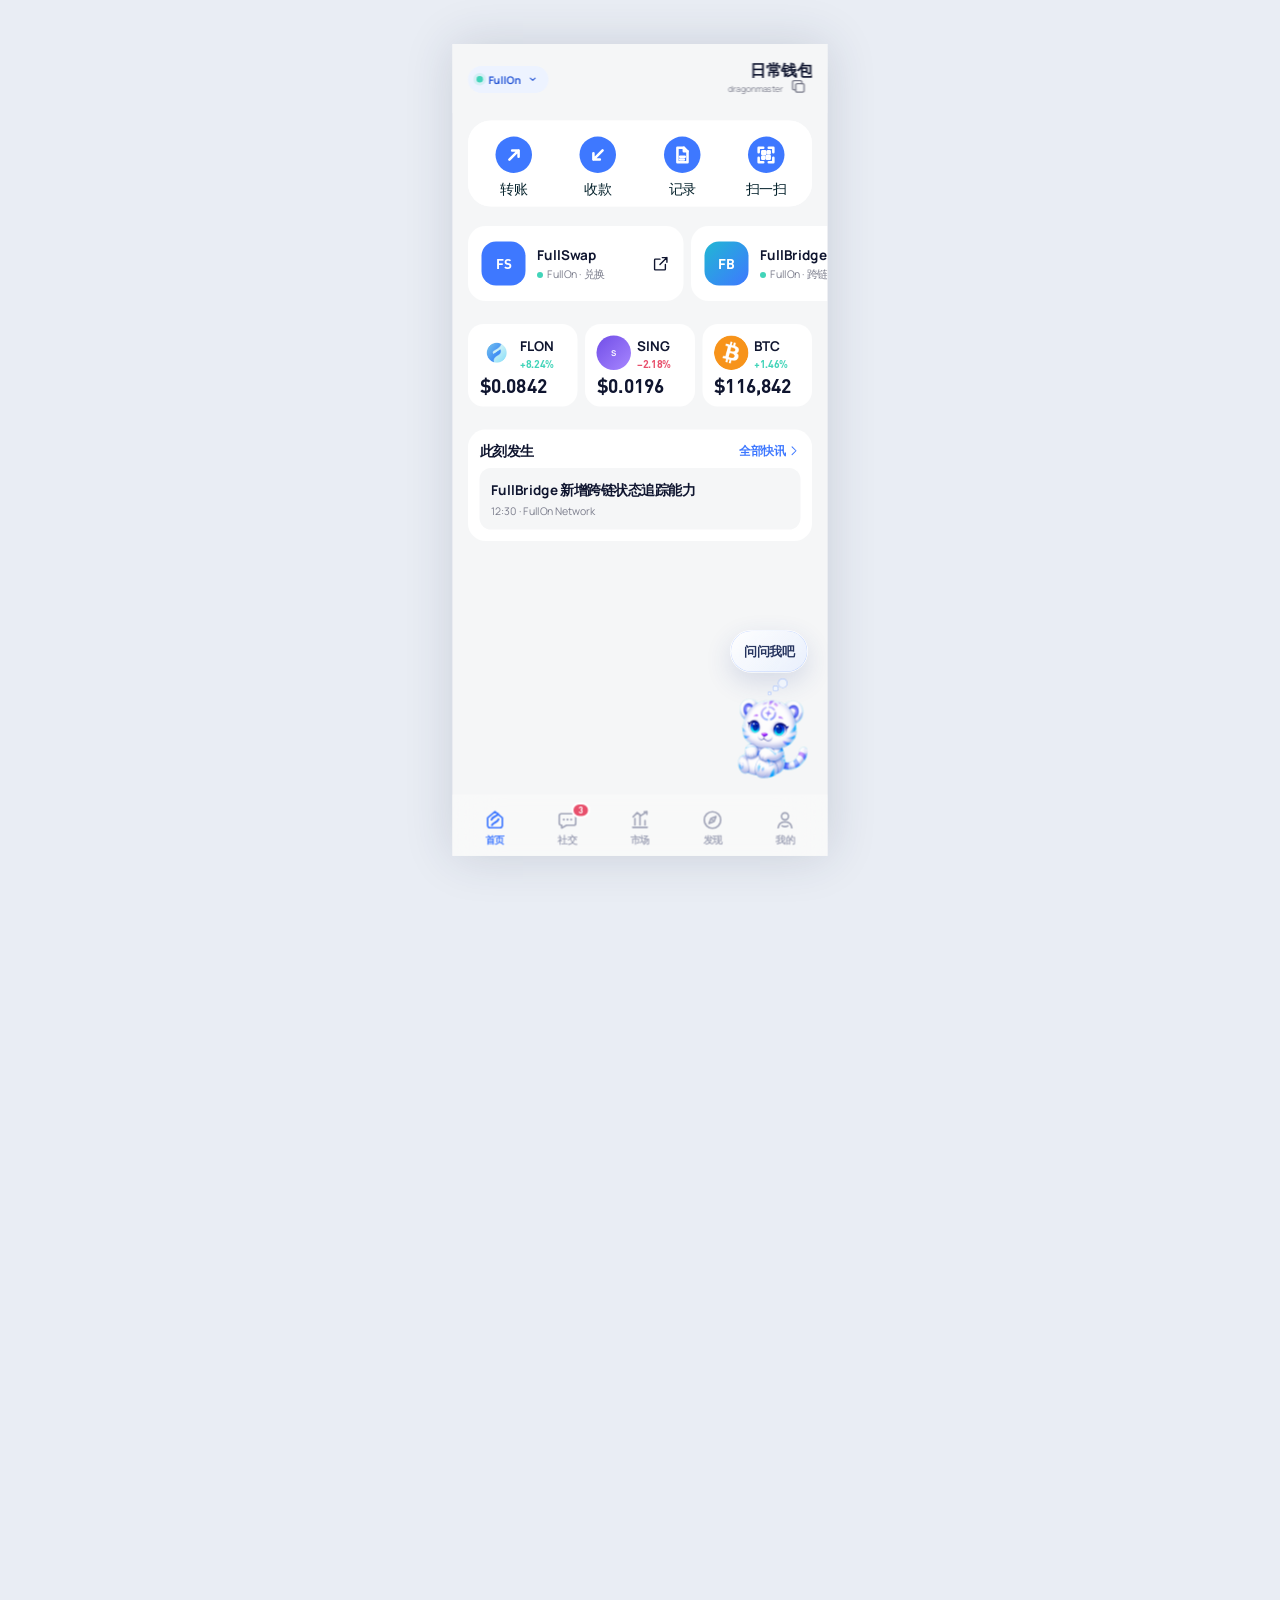
<file: docs/uiux/v1/index.html>
<!doctype html>
<html lang="zh-CN">
<head>
  <meta charset="utf-8">
  <meta name="viewport" content="width=device-width, initial-scale=1, viewport-fit=cover">
  <meta name="theme-color" content="#ffffff">
  <meta name="description" content="Hufu Wallet · UI/UX v1 正式视觉设计稿">
  <link rel="icon" href="data:,">
  <title>Hufu Wallet · UI/UX v1</title>
  <link rel="stylesheet" href="ui.css?v=170">
</head>
<body>
  <a class="skip-link" href="#main-content">跳到主要内容</a>
  <svg class="svg-sprite" aria-hidden="true">
    <symbol id="i-chevron" viewBox="0 0 24 24"><path d="m8 10 4 4 4-4"/></symbol>
    <symbol id="i-right" viewBox="0 0 24 24"><path d="m9 5 7 7-7 7"/></symbol>
    <symbol id="i-back" viewBox="0 0 24 24"><path d="m15 5-7 7 7 7"/></symbol>
    <symbol id="i-copy" viewBox="0 0 24 24"><rect x="8" y="8" width="11" height="11" rx="2"/><path d="M16 8V6a2 2 0 0 0-2-2H6a2 2 0 0 0-2 2v8a2 2 0 0 0 2 2h2"/></symbol>
    <symbol id="i-bell" viewBox="0 0 24 24" fill="none" stroke="currentColor" stroke-width="1.8" stroke-linecap="round" stroke-linejoin="round"><path d="M6 9a6 6 0 0 1 12 0c0 5 2 6 2 6H4s2-1 2-6"/><path d="M10 19a2 2 0 0 0 4 0"/></symbol>
    <symbol id="i-search" viewBox="0 0 24 24"><circle cx="11" cy="11" r="7"/><path d="m20 20-4-4"/></symbol>
    <symbol id="i-send" viewBox="0 0 24 24"><path d="m21 3-7 18-4-7-7-4z"/><path d="M10 14 21 3"/></symbol>
    <symbol id="i-receive" viewBox="0 0 24 24"><path d="M12 3v12M7 10l5 5 5-5"/><path d="M5 21h14"/></symbol>
    <symbol id="i-scan" viewBox="0 0 24 24"><path d="M4 9V4h5M15 4h5v5M20 15v5h-5M9 20H4v-5"/><path d="M8 8h3v3H8zM14 8h2v2h-2zM8 14h2v2H8zM13 13h3v3h-3z"/></symbol>
    <symbol id="i-transfer-up" viewBox="0 0 24 24"><path d="M7 17 17 7M10 7h7v7"/></symbol>
    <symbol id="i-receive-down" viewBox="0 0 24 24"><path d="M17 7 7 17M14 17H7v-7"/></symbol>
    <symbol id="i-transaction-file" viewBox="0 0 24 24"><path d="M7 4h7l4 4v12H7z"/><path d="M14 4v4h4M10 14h5M10 17h4"/></symbol>
    <symbol id="i-plus" viewBox="0 0 24 24"><path d="M12 5v14M5 12h14"/></symbol>
    <symbol id="i-more" viewBox="0 0 24 24"><circle cx="5" cy="12" r="1"/><circle cx="12" cy="12" r="1"/><circle cx="19" cy="12" r="1"/></symbol>
    <symbol id="i-star" viewBox="0 0 24 24"><path d="m12 3 2.8 5.7 6.2.9-4.5 4.4 1.1 6.2-5.6-2.9-5.6 2.9 1.1-6.2L3 9.6l6.2-.9z"/></symbol>
    <symbol id="i-menu" viewBox="0 0 24 24"><path d="M4 7h16M4 12h16M4 17h16"/></symbol>
    <symbol id="i-eye" viewBox="0 0 24 24"><path d="M2 12s3.5-6 10-6 10 6 10 6-3.5 6-10 6S2 12 2 12Z"/><circle cx="12" cy="12" r="2.5"/></symbol>
    <symbol id="i-eye-off" viewBox="0 0 24 24"><path d="m3 3 18 18M10.5 6.2A10.4 10.4 0 0 1 12 6c6.5 0 10 6 10 6a17 17 0 0 1-2.2 2.8M6.2 6.2A16.3 16.3 0 0 0 2 12s3.5 6 10 6a9.8 9.8 0 0 0 3.8-.7"/></symbol>
    <symbol id="i-shield" viewBox="0 0 24 24"><path d="M12 3 4.5 6v5.5c0 4.8 3.2 8 7.5 9.5 4.3-1.5 7.5-4.7 7.5-9.5V6z"/><path d="m9 12 2 2 4-4"/></symbol>
    <symbol id="i-wallet" viewBox="0 0 24 24"><path d="M4 6.5h14a2 2 0 0 1 2 2V19H5a2 2 0 0 1-2-2V6a2 2 0 0 1 2-2h11"/><path d="M15 11h6v4h-6a2 2 0 0 1 0-4Z"/></symbol>
    <symbol id="i-spark" viewBox="0 0 24 24" fill="none" stroke="currentColor" stroke-width="1.8" stroke-linecap="round" stroke-linejoin="round"><path d="M12 3l1.8 5.4L19 10l-5.2 1.6L12 17l-1.8-5.4L5 10l5.2-1.6z"/><path d="M18.5 14l.5 1.7 1.7.5-1.7.5-.5 1.7-.5-1.7-1.7-.5 1.7-.5z"/></symbol>
    <symbol id="i-close" viewBox="0 0 24 24"><path d="m6 6 12 12M18 6 6 18"/></symbol>
    <symbol id="i-minimize" viewBox="0 0 24 24"><path d="M6 12h12"/></symbol>
    <symbol id="i-expand" viewBox="0 0 24 24"><path d="M9 4H4v5M15 4h5v5M20 15v5h-5M4 15v5h5"/></symbol>
    <symbol id="i-collapse" viewBox="0 0 24 24"><path d="M4 9h5V4M20 9h-5V4M20 15h-5v5M4 15h5v5"/></symbol>
  </svg>

  <div id="app-frame">
    <div class="app-launch-loading" data-launch-loading role="status" aria-live="polite" aria-label="Hufu Wallet 正在加载">
      <div class="app-launch-loading-visual" data-launch-loading-animation aria-hidden="true"></div>
      <span class="sr-only">正在加载</span>
    </div>
    <main id="main-content" class="page-stack">
      <!-- ============ 首页 ============ -->
      <section class="page-view is-active" data-view="home" aria-labelledby="home-title">
        <header class="appbar home-appbar">
          <button class="network-pill" type="button" data-action="open-wallet" aria-label="切换当前网络">
            <span class="network-dot"></span>
            <span class="wallet-network">FullOn</span>
            <svg class="icon icon-xs"><use href="#i-chevron"></use></svg>
          </button>
          <div class="account-main">
            <button class="account-wallet-button" type="button" data-action="open-wallet" aria-label="切换当前钱包">
              <span class="account-copy">
                <strong class="account-wallet-name wallet-name">日常钱包</strong>
                <span class="account-address-line"><span class="account-nickname context-label">dragonmaster</span></span>
              </span>
            </button>
            <button class="account-address-copy" type="button" data-action="copy-address" aria-label="复制当前钱包地址"><svg class="icon icon-sm"><use href="#i-copy"></use></svg></button>
          </div>
        </header>

        <div class="page-content home-content">
          <h1 id="home-title" class="sr-only">首页</h1>

          <section class="home-state-card" data-home-state-card hidden aria-live="polite">
            <span class="state-illustration"><svg class="icon icon-lg"><use href="#i-wallet"></use></svg></span>
            <span class="eyebrow" data-state-kicker>开始使用 Hufu</span>
            <h2 data-state-title>创建你的第一个钱包</h2>
            <p data-state-copy>创建、导入钱包，或通过 RWID 恢复账户控制权。</p>
            <div class="state-actions" data-state-actions></div>
          </section>

          <div class="home-hero-actions">
            <section class="quick-section" aria-label="首页快捷功能">
              <div class="quick-grid" role="group" aria-label="首页快捷功能">
                <button class="quick-action" type="button" data-action="open-transfer">
                  <span class="quick-icon"><span class="quick-icon-front"><svg class="icon"><use href="#i-transfer-up"></use></svg></span></span>
                  <span class="quick-label">转账</span>
                </button>
                <button class="quick-action" type="button" data-action="open-receive">
                  <span class="quick-icon"><span class="quick-icon-front"><svg class="icon"><use href="#i-receive-down"></use></svg></span></span>
                  <span class="quick-label">收款</span>
                </button>
                <button class="quick-action quick-action-history" type="button" data-action="open-history">
                  <span class="quick-icon"><span class="quick-icon-front"><svg class="icon"><use href="#i-transaction-file"></use></svg></span></span>
                  <span class="quick-label">记录</span>
                </button>
                <button class="quick-action quick-action-scan" type="button" data-action="open-scan">
                  <span class="quick-icon"><span class="quick-icon-front"><svg class="icon"><use href="#i-scan"></use></svg></span></span>
                  <span class="quick-label">扫一扫</span>
                </button>
              </div>
            </section>
          </div>

          <section class="ecosystem-section" aria-labelledby="ecosystem-title">
            <h2 class="sr-only" id="ecosystem-title">探索生态</h2>
            <div class="dapp-scroller">
              <button class="dapp-card" type="button" data-action="open-dapp" data-dapp="FullSwap" data-domain="fullswap.flon.network" data-network="FullOn">
                <span class="dapp-logo logo-swap">FS</span>
                <span class="dapp-copy"><strong>FullSwap</strong><small><span class="verified-dot"></span>FullOn · 兑换</small></span>
                <img class="icon icon-sm external-link-image" src="assets/images/icon/external-link.svg" alt="" aria-hidden="true">
              </button>
              <button class="dapp-card" type="button" data-action="open-bridge">
                <span class="dapp-logo logo-bridge">FB</span>
                <span class="dapp-copy"><strong>FullBridge</strong><small><span class="verified-dot"></span>FullOn · 跨链</small></span>
                <img class="icon icon-sm external-link-image" src="assets/images/icon/external-link.svg" alt="" aria-hidden="true">
              </button>
              <button class="dapp-card dapp-more-card" type="button" data-view-target="discover" aria-label="查看全部生态应用">
                <span class="carousel-more-icon" aria-hidden="true"><svg class="icon icon-sm"><use href="#i-right"></use></svg></span>
              </button>
            </div>
          </section>

          <section class="holding-section" aria-labelledby="holding-title">
            <h2 class="sr-only" id="holding-title">持仓行情</h2>
            <div class="holding-market" role="group" aria-labelledby="holding-title">
              <button class="holding-market-card" type="button" data-action="open-market-detail" data-symbol="FLON" aria-label="FLON，FullOn Network，最新价 0.0842 美元，上涨 8.24%">
                <span class="holding-market-top">
                  <img class="coin-logo" src="assets/images/dapplogo/flon.png" alt="">
                  <span class="coin-name"><strong>FLON</strong><small class="holding-market-change up">+8.24%</small></span>
                </span>
                <span class="holding-market-price"><strong>$0.0842</strong></span>
              </button>
              <button class="holding-market-card" type="button" data-action="open-market-detail" data-symbol="SING" aria-label="SING，FullOn Network，最新价 0.0196 美元，下跌 2.18%">
                <span class="holding-market-top">
                  <span class="coin-logo letter-logo sing-logo" aria-hidden="true">S</span>
                  <span class="coin-name"><strong>SING</strong><small class="holding-market-change down">−2.18%</small></span>
                </span>
                <span class="holding-market-price"><strong>$0.0196</strong></span>
              </button>
              <button class="holding-market-card" type="button" data-action="open-market-detail" data-symbol="BTC" aria-label="BTC，Bitcoin，最新价 116842 美元，上涨 1.46%">
                <span class="holding-market-top">
                  <img class="coin-logo" src="assets/images/icon/BTC.png" alt="">
                  <span class="coin-name"><strong>BTC</strong><small class="holding-market-change up">+1.46%</small></span>
                </span>
                <span class="holding-market-price"><strong>$116,842</strong></span>
              </button>
            </div>
          </section>

          <section class="news-section" aria-labelledby="news-title">
            <h2 class="sr-only" id="news-title">市场快讯</h2>
            <div class="news-card home-news-card">
              <div class="home-news-header">
                <strong class="home-news-heading">此刻发生</strong>
                <button class="home-news-more" type="button" data-view-target="market" data-market-open-news>全部快讯<svg class="icon icon-xs" aria-hidden="true"><use href="#i-right"></use></svg></button>
              </div>
              <button class="home-news-item" type="button" data-view-target="market" data-market-open-news aria-label="查看快讯：FullBridge 新增跨链状态追踪能力">
                <span class="home-news-copy">
                  <strong>FullBridge 新增跨链状态追踪能力</strong>
                  <time datetime="2026-08-05T12:30:00+08:00">12:30 · FullOn Network</time>
                </span>
              </button>
            </div>
          </section>
        </div>
      </section>

      <!-- ============ 社交 ============ -->
      <section class="page-view" data-view="social" aria-labelledby="social-title" hidden>
        <header class="appbar social-appbar">
          <button class="icon-button social-drawer-trigger" type="button" aria-label="打开社交菜单" aria-haspopup="dialog" aria-expanded="false" aria-controls="social-drawer" data-social-drawer-trigger><svg class="icon"><use href="#i-menu"></use></svg></button>
          <h1 id="social-title">社交</h1>
        </header>
        <div class="page-content social-content">
          <section class="social-chat-panel" aria-label="消息列表">
            <form class="social-search" role="search" data-social-search>
              <svg class="icon icon-sm" aria-hidden="true"><use href="#i-search"></use></svg>
              <label class="sr-only" for="social-search-input">搜索会话</label>
              <input id="social-search-input" type="search" inputmode="search" autocomplete="off" placeholder="搜索联系人、群组或消息" data-social-search-input>
              <button class="social-search-clear" type="button" aria-label="清除搜索" data-action="clear-social-search" hidden><svg class="icon icon-sm" aria-hidden="true"><use href="#i-close"></use></svg></button>
            </form>
            <div class="social-filter-tabs" role="tablist" aria-label="会话分类">
              <button class="is-active" type="button" role="tab" aria-selected="true" tabindex="0" data-social-filter="all">全部</button>
              <button type="button" role="tab" aria-selected="false" aria-haspopup="menu" aria-expanded="false" tabindex="-1" data-social-filter="other" data-social-folder-name="其他">其他<span>3</span></button>
              <button type="button" role="tab" aria-selected="false" aria-haspopup="menu" aria-expanded="false" tabindex="-1" data-social-filter="work" data-social-folder-name="工作">工作<span>3</span></button>
            </div>
            <div class="social-folder-menu" role="menu" aria-label="分类操作菜单" data-social-folder-menu hidden>
              <button type="button" role="menuitem" data-social-folder-action="edit"><span data-social-folder-menu-edit>编辑「其他」</span><img class="menu-icon" src="assets/images/social/menu/folder-edit.svg" alt="" aria-hidden="true"></button>
              <button type="button" role="menuitem" data-social-folder-action="add"><span>添加会话</span><img class="menu-icon" src="assets/images/social/menu/chat-add.svg" alt="" aria-hidden="true"></button>
              <button type="button" role="menuitem" data-social-folder-action="read"><span>全部已读</span><img class="menu-icon" src="assets/images/social/menu/read-all.svg" alt="" aria-hidden="true"></button>
              <button class="is-danger" type="button" role="menuitem" data-social-folder-action="remove"><span>删除分类</span><img class="menu-icon" src="assets/images/social/menu/delete.svg" alt="" aria-hidden="true"></button>
            </div>
            <div class="chat-list social-chat-list" data-social-chat-list>
              <button class="chat-row is-pinned" type="button" data-chat-row data-chat-category="other" data-chat-search="Alice.flon 好的 晚点把交易哈希发你" data-action="toast" data-message="打开 Alice 的会话">
                <span class="chat-avatar alice-avatar">A<span class="online-dot"></span></span>
                <span class="chat-copy">
                  <span class="chat-heading"><span class="chat-name"><strong>Alice.flon</strong></span><time datetime="2026-08-07T14:21:00+08:00">14:21</time></span>
                  <span class="chat-preview"><small>好的，晚点把交易哈希发你</small><span class="chat-states"><span class="pin-state" role="img" aria-label="已置顶"><span class="icon icon-pin" aria-hidden="true"></span></span></span></span>
                </span>
              </button>
              <button class="chat-row is-pinned" type="button" data-chat-row data-chat-category="work" data-chat-search="FullOn Builder Leo 新的跨链状态页已经上线" data-action="toast" data-message="打开 FullOn Builder 群聊">
                <span class="chat-avatar group-avatar">FO</span>
                <span class="chat-copy">
                  <span class="chat-heading"><span class="chat-name"><strong>FullOn Builder</strong><span class="muted-state" role="img" aria-label="已静音"><span class="icon icon-muted" aria-hidden="true"></span></span></span><time datetime="2026-08-07T12:48:00+08:00">12:48</time></span>
                  <span class="chat-preview"><small>新的跨链状态页已经上线</small><span class="chat-states"><span class="pin-state" role="img" aria-label="已置顶"><span class="icon icon-pin" aria-hidden="true"></span></span></span></span>
                </span>
              </button>
              <button class="chat-row" type="button" data-chat-row data-chat-category="other" data-chat-search="Aaron.eth 图片 已发送" data-action="toast" data-message="打开 Aaron 的会话">
                <span class="chat-avatar aaron-avatar">AE<span class="online-dot"></span></span>
                <span class="chat-copy">
                  <span class="chat-heading"><span class="chat-name"><strong>Aaron.eth</strong></span><time datetime="2026-08-06">昨天</time></span>
                  <span class="chat-preview"><small>[图片]</small><span class="chat-states"><span class="unread-badge" aria-label="1 条未读消息">1</span></span></span>
                </span>
              </button>
              <button class="chat-row" type="button" data-chat-row data-chat-category="work" data-chat-search="Web3 安全课堂 官方 不要向任何人分享助记词" data-action="toast" data-message="打开 Web3 安全课堂">
                <span class="chat-avatar safety-avatar"><svg class="icon"><use href="#i-shield"></use></svg></span>
                <span class="chat-copy">
                  <span class="chat-heading"><span class="chat-name"><strong>Web3 安全课堂</strong><span class="muted-state" role="img" aria-label="已静音"><span class="icon icon-muted" aria-hidden="true"></span></span></span><time datetime="2026-08-07T10:32:00+08:00">10:32</time></span>
                  <span class="chat-preview"><small>不要向任何人分享助记词</small></span>
                </span>
              </button>
              <button class="chat-row" type="button" data-chat-row data-chat-category="other" data-chat-search="Bob.sol DApp 卡片 FullSwap" data-action="toast" data-message="打开 Bob 的会话">
                <span class="chat-avatar bob-avatar">B</span>
                <span class="chat-copy">
                  <span class="chat-heading"><span class="chat-name"><strong>Bob.sol</strong></span><time datetime="2026-08-05">周二</time></span>
                  <span class="chat-preview"><small>[DApp 卡片] FullSwap</small></span>
                </span>
              </button>
              <button class="chat-row" type="button" data-chat-row data-chat-category="work" data-chat-search="FullOn 社区 Linda 本周社区语音将在周五举行" data-action="toast" data-message="打开 FullOn 社区">
                <span class="chat-avatar community-avatar">FC</span>
                <span class="chat-copy">
                  <span class="chat-heading"><span class="chat-name"><strong>FullOn 社区</strong></span><time datetime="2026-08-04">周一</time></span>
                  <span class="chat-preview"><small>本周社区语音将在周五举行</small><span class="chat-states"><span class="unread-badge" aria-label="3 条未读消息">3</span></span></span>
                </span>
              </button>
            </div>
            <p class="social-chat-empty" data-social-chat-empty hidden>没有找到相关会话，试试其他关键词</p>
          </section>
        </div>
      </section>

      <!-- ============ 市场 ============ -->
      <section class="page-view" data-view="market" aria-labelledby="market-title" hidden>
        <header class="appbar market-appbar">
          <h1 id="market-title" class="sr-only">行情与今日快讯</h1>
          <div class="market-view-tabs" role="tablist" aria-label="市场页面">
            <button id="market-quotes-tab" class="is-active" type="button" role="tab" aria-selected="true" aria-controls="market-quotes-panel" tabindex="0" data-market-view-tab="quotes">行情</button>
            <button id="market-news-tab" type="button" role="tab" aria-selected="false" aria-controls="market-news-panel" tabindex="-1" data-market-view-tab="news">今日快讯</button>
          </div>
          <form class="market-search" role="search" data-market-search hidden>
            <div class="market-search-field"><svg class="icon icon-sm" aria-hidden="true"><use href="#i-search"></use></svg><label class="sr-only" for="market-search-input">搜索币种</label><input id="market-search-input" type="search" inputmode="search" autocomplete="off" placeholder="搜索币种" data-market-search-input><button class="market-search-clear" type="button" aria-label="清除搜索" data-action="clear-market-search" hidden><svg class="icon icon-sm" aria-hidden="true"><use href="#i-close"></use></svg></button></div>
            <button class="market-search-cancel" type="button" data-action="close-market-search">取消</button>
          </form>
        </header>
        <div class="page-content market-content">
          <div id="market-quotes-panel" class="market-view-panel market-quotes-panel" role="tabpanel" aria-labelledby="market-quotes-tab" data-market-view-panel="quotes">
            <button class="market-search-entry" type="button" data-action="open-market-search"><svg class="icon icon-sm" aria-hidden="true"><use href="#i-search"></use></svg><span>搜索币种</span></button>
            <div class="segmented-control" role="tablist" aria-label="行情分类">
              <button class="is-active" type="button" role="tab" aria-selected="true" tabindex="0" data-market-category="self">自选</button>
              <button type="button" role="tab" aria-selected="false" tabindex="-1" data-market-category="fullon">FullOn</button>
              <button type="button" role="tab" aria-selected="false" tabindex="-1" data-market-category="mainstream">主流币</button>
            </div>
            <section aria-label="行情列表">
              <div class="market-card market-card-flat">
                <div class="market-table-head" role="row"><span class="market-head-icon" role="columnheader" aria-sort="none"><button class="market-sort" type="button" data-market-sort="symbol">币种<span class="sort-arrows" aria-hidden="true"><i></i><i></i></span></button></span><span class="market-head-volume" role="columnheader" aria-sort="none"><button class="market-sort" type="button" data-market-sort="volume">24h成交量<span class="sort-arrows" aria-hidden="true"><i></i><i></i></span></button></span><span class="market-head-price" role="columnheader" aria-sort="none"><button class="market-sort" type="button" data-market-sort="price">最新价<span class="sort-arrows" aria-hidden="true"><i></i><i></i></span></button></span><span class="market-head-trend" role="columnheader">趋势</span><span aria-hidden="true"></span></div>
                <div class="market-row-shell" data-market-symbol="FLON" data-market-name="FLON" data-market-category="fullon" data-market-volume="2840000" data-market-price="0.0842"><button class="market-row market-row-table" type="button" data-action="open-market-detail" data-symbol="FLON"><span class="market-icon"><span class="coin-logo letter-logo flon-logo">F</span></span><span class="coin-name market-volume-info"><strong>FLON</strong><small>Vol $2.84M</small></span><span class="market-price-stack"><strong class="market-latest-price">$0.0842</strong><small class="market-change up">+8.24%</small></span><span class="market-trend"><span class="sparkline up-line" aria-hidden="true"><svg viewBox="0 0 72 28"><path d="M2 24c8-2 9-9 17-9s9 5 16 2 12-14 19-12 8 5 16-3"/></svg></span></span></button><button class="market-favorite" type="button" data-action="toggle-market-favorite" data-symbol="FLON" aria-label="收藏 FLON" aria-pressed="false"><svg class="icon" aria-hidden="true"><use href="#i-star"></use></svg></button></div>
                <div class="market-row-shell" data-market-symbol="SING" data-market-name="SING" data-market-category="fullon" data-market-volume="640200" data-market-price="0.0196"><button class="market-row market-row-table" type="button" data-action="open-market-detail" data-symbol="SING"><span class="market-icon"><span class="coin-logo letter-logo sing-logo">S</span></span><span class="coin-name market-volume-info"><strong>SING</strong><small>Vol $640.20K</small></span><span class="market-price-stack"><strong class="market-latest-price">$0.0196</strong><small class="market-change down">−2.18%</small></span><span class="market-trend"><span class="sparkline down-line" aria-hidden="true"><svg viewBox="0 0 72 28"><path d="M2 5c8 1 11 10 18 8s10-7 17-3 8 12 16 10 10-7 17 5"/></svg></span></span></button><button class="market-favorite" type="button" data-action="toggle-market-favorite" data-symbol="SING" aria-label="收藏 SING" aria-pressed="false"><svg class="icon" aria-hidden="true"><use href="#i-star"></use></svg></button></div>
                <div class="market-row-shell" data-market-symbol="BTC" data-market-name="Bitcoin" data-market-category="mainstream" data-market-volume="1190000000" data-market-price="116842"><button class="market-row market-row-table" type="button" data-action="open-market-detail" data-symbol="BTC"><span class="market-icon"><img class="coin-logo" src="assets/images/icon/BTC.png" alt="BTC"></span><span class="coin-name market-volume-info"><strong>BTC</strong><small>Vol $1.19B</small></span><span class="market-price-stack"><strong class="market-latest-price">$116,842</strong><small class="market-change up">+1.46%</small></span><span class="market-trend"><span class="sparkline up-line" aria-hidden="true"><svg viewBox="0 0 72 28"><path d="M2 18c8 0 10-3 18-2s10 4 17 2 11-5 17-4 10 2 16-1"/></svg></span></span></button><button class="market-favorite" type="button" data-action="toggle-market-favorite" data-symbol="BTC" aria-label="收藏 BTC" aria-pressed="false"><svg class="icon" aria-hidden="true"><use href="#i-star"></use></svg></button></div>
                <div class="market-row-shell" data-market-symbol="ETH" data-market-name="Ethereum" data-market-category="mainstream" data-market-volume="668400000" data-market-price="3742.16"><button class="market-row market-row-table" type="button" data-action="open-market-detail" data-symbol="ETH"><span class="market-icon"><img class="coin-logo" src="assets/images/icon/ETH.png" alt="ETH"></span><span class="coin-name market-volume-info"><strong>ETH</strong><small>Vol $668.40M</small></span><span class="market-price-stack"><strong class="market-latest-price">$3,742.16</strong><small class="market-change down">−0.62%</small></span><span class="market-trend"><span class="sparkline down-line" aria-hidden="true"><svg viewBox="0 0 72 28"><path d="M2 7c8 1 10 8 18 7s10-6 17-4 9 11 17 9 9-5 16 6"/></svg></span></span></button><button class="market-favorite" type="button" data-action="toggle-market-favorite" data-symbol="ETH" aria-label="收藏 ETH" aria-pressed="false"><svg class="icon" aria-hidden="true"><use href="#i-star"></use></svg></button></div>
              </div>
              <p class="market-search-empty" data-market-search-empty hidden>未找到相关币种，请尝试其他关键词</p>
            </section>
          </div>
          <section id="market-news-panel" class="market-view-panel market-news-panel" role="tabpanel" aria-labelledby="market-news-tab" data-market-view-panel="news" hidden>
            <div class="market-news-datebar"><span><strong>今天</strong><time datetime="2026-08-07">8 月 7 日</time></span><span class="market-news-latest"><i aria-hidden="true"></i>最新</span></div>
            <div class="market-news-list" role="list">
              <button class="market-news-item" type="button" role="listitem" data-action="toast" data-message="正在打开快讯详情">
                <time class="market-news-time" datetime="2026-08-07T14:36:00+08:00">14:36</time>
                <span class="market-news-node" aria-hidden="true"></span>
                <span class="market-news-body"><strong>FullBridge 跨链路径新增实时状态追踪</strong><span class="market-news-subtitle">可查看资产从源链确认到目标链到账的完整进度</span><span class="market-news-source">FullOn Network<span aria-hidden="true">·</span>2 分钟前</span></span>
              </button>
              <button class="market-news-item" type="button" role="listitem" data-action="toast" data-message="正在打开快讯详情">
                <time class="market-news-time" datetime="2026-08-07T13:20:00+08:00">13:20</time>
                <span class="market-news-node" aria-hidden="true"></span>
                <span class="market-news-body"><strong>FullOn 网络 Gas 费回落至本周低位</strong><span class="market-news-subtitle">链上交易成本较昨日下降，交互活跃度同步回升</span><span class="market-news-source">链上数据<span aria-hidden="true">·</span>1 小时前</span></span>
              </button>
              <button class="market-news-item" type="button" role="listitem" data-action="toast" data-message="正在打开快讯详情">
                <time class="market-news-time" datetime="2026-08-07T11:45:00+08:00">11:45</time>
                <span class="market-news-node" aria-hidden="true"></span>
                <span class="market-news-body"><strong>USDT 跨链流动性持续提升</strong><span class="market-news-subtitle">主要流动性池深度保持稳定，大额兑换滑点有所收窄</span><span class="market-news-source">市场数据<span aria-hidden="true">·</span>3 小时前</span></span>
              </button>
              <button class="market-news-item" type="button" role="listitem" data-action="toast" data-message="正在打开快讯详情">
                <time class="market-news-time" datetime="2026-08-07T10:18:00+08:00">10:18</time>
                <span class="market-news-node" aria-hidden="true"></span>
                <span class="market-news-body"><strong>比特币短时波动加剧，主流币成交量同步放大</strong><span class="market-news-subtitle">BTC 交易活跃度上升，市场波动风险需要持续关注</span><span class="market-news-source">行情监测<span aria-hidden="true">·</span>4 小时前</span></span>
              </button>
              <button class="market-news-item" type="button" role="listitem" data-action="toast" data-message="正在打开快讯详情">
                <time class="market-news-time" datetime="2026-08-07T09:42:00+08:00">09:42</time>
                <span class="market-news-node" aria-hidden="true"></span>
                <span class="market-news-body"><strong>以太坊链上稳定币转账活跃度回升</strong><span class="market-news-subtitle">过去二十四小时转账笔数增长，资金流向保持分散</span><span class="market-news-source">链上数据<span aria-hidden="true">·</span>5 小时前</span></span>
              </button>
            </div>
          </section>
        </div>
      </section>

      <!-- ============ 发现 ============ -->
      <section class="page-view" data-view="discover" aria-labelledby="discover-title" hidden>
        <header class="appbar discover-appbar">
          <h1 id="discover-title" class="sr-only">发现</h1>
          <button class="search-field discover-header-search" type="button" data-action="toast" data-message="搜索 DApp 名称、类型或域名"><svg class="icon icon-sm"><use href="#i-search"></use></svg><span>搜索 DApp 名称、类型或域名</span></button>
        </header>
        <div class="page-content discover-content">
          <section class="recent-access-panel" aria-label="最近访问的 DApp">
            <div class="recent-dapps">
              <button type="button" data-action="open-dapp" data-dapp="FullSwap" data-domain="fullswap.flon.network" data-network="FullOn"><span class="dapp-logo logo-swap">FS</span><span class="recent-dapp-name">FullSwap</span><img class="icon recent-dapp-link-icon external-link-image" src="assets/images/icon/external-link.svg" alt="" aria-hidden="true"></button>
              <button type="button" data-action="open-bridge"><span class="dapp-logo logo-bridge">FB</span><span class="recent-dapp-name">FullBridge</span><img class="icon recent-dapp-link-icon external-link-image" src="assets/images/icon/external-link.svg" alt="" aria-hidden="true"></button>
              <button class="recent-dapp-manage" type="button" data-view-target="discover"><span class="dapp-logo logo-more"><img class="manage-icon-image" src="assets/images/icon/manage.svg" alt="" aria-hidden="true"></span><span class="recent-dapp-name">管理</span></button>
            </div>
          </section>
          <div class="discover-filter-panel">
            <div class="chain-chips" role="tablist" aria-label="公链筛选">
              <button class="is-active" type="button" role="tab" aria-selected="true" tabindex="0" data-discover-chain="flon"><img src="assets/images/icon/FLON.png" alt="">FLON</button>
              <button type="button" role="tab" aria-selected="false" tabindex="-1" data-discover-chain="ethereum"><img src="assets/images/icon/ETH.png" alt="">ETH</button>
              <button type="button" role="tab" aria-selected="false" tabindex="-1" data-discover-chain="binance-smart-chain"><img src="assets/images/icon/BNB.png" alt="">BSC</button>
              <button type="button" role="tab" aria-selected="false" tabindex="-1" data-discover-chain="stt"><img src="assets/images/icon/STT.png" alt="">Statter</button>
              <button type="button" role="tab" aria-selected="false" tabindex="-1" data-discover-chain="fantom-opera"><img src="assets/images/icon/fantom.png" alt="">FTM</button>
              <button type="button" role="tab" aria-selected="false" tabindex="-1" data-discover-chain="solana"><img src="assets/images/icon/SOLANA.png" alt="">Solana</button>
            </div>
            <div class="discover-category-tabs" role="tablist" aria-label="DApp 分类筛选">
              <button class="is-active" type="button" role="tab" aria-selected="true" tabindex="0" data-discover-category="all">全部</button>
              <button type="button" role="tab" aria-selected="false" tabindex="-1" data-discover-category="dex">DEX</button>
              <button type="button" role="tab" aria-selected="false" tabindex="-1" data-discover-category="utilities">日常工具</button>
            </div>
          </div>
          <section class="discover-dapp-list" aria-label="DApp 列表">
            <div class="discover-grid">
              <button class="discover-card" type="button" data-action="open-dapp" data-discover-card data-discover-chains="flon stt" data-discover-category-key="dex" data-dapp="GMSwap" data-domain="gmswap.fufi.dev" data-network="FLON" data-logo="GM" data-dapp-type="DEX"><img class="dapp-logo" src="assets/images/dapp/gmswap.png" alt="GMSwap"><span><strong>GMSwap</strong><small>赋能多链资产自由、高效交换</small></span><span class="dapp-card-meta"><span class="dapp-type-tag" hidden>DEX</span><span class="verified-label"><svg class="icon icon-xs"><use href="#i-shield"></use></svg>已核验</span></span></button>
              <button class="discover-card" type="button" data-action="open-dapp" data-discover-card data-discover-chains="flon ethereum binance-smart-chain solana stt" data-discover-category-key="utilities" data-dapp="FullBridge" data-domain="fullbridge.fufi.dev" data-network="FLON" data-logo="FB" data-dapp-type="日常工具"><img class="dapp-logo" src="assets/images/dapp/fullbridge.png" alt="FullBridge"><span><strong>FullBridge</strong><small>高效连接多链生态，实现资产无缝转移</small></span><span class="dapp-card-meta"><span class="dapp-type-tag" hidden>日常工具</span><span class="verified-label"><svg class="icon icon-xs"><use href="#i-shield"></use></svg>已核验</span></span></button>
              <button class="discover-card" type="button" data-action="open-dapp" data-discover-card data-discover-chains="flon" data-discover-category-key="utilities" data-dapp="FullOn Explorer" data-domain="testnet.flonscan.io" data-network="FLON" data-logo="FE" data-dapp-type="日常工具"><img class="dapp-logo" src="assets/images/dapp/fullon-explorer.jpg" alt="FullOn Explorer"><span><strong>区块链浏览器</strong><small>查询区块、交易、账户和智能合约信息</small></span><span class="dapp-card-meta"><span class="dapp-type-tag" hidden>日常工具</span><span class="verified-label"><svg class="icon icon-xs"><use href="#i-shield"></use></svg>已核验</span></span></button>
              <button class="discover-card" type="button" data-action="open-dapp" data-discover-card data-discover-chains="flon ethereum binance-smart-chain solana stt" data-discover-category-key="dex" data-dapp="FullSwap" data-domain="fullswap.fufi.dev" data-network="FLON" data-logo="FS" data-dapp-type="DEX"><img class="dapp-logo" src="assets/images/dapp/fullswap.png" alt="FullSwap"><span><strong>FullSwap</strong><small>助力多链资产高效互换</small></span><span class="dapp-card-meta"><span class="dapp-type-tag" hidden>DEX</span><span class="verified-label"><svg class="icon icon-xs"><use href="#i-shield"></use></svg>已核验</span></span></button>
            </div>
            <div class="discover-empty" data-discover-empty hidden><strong>当前分类暂无 DApp</strong><small>请选择其他分类或公链查看</small></div>
          </section>
        </div>
      </section>

      <!-- ============ 我的 ============ -->
      <section class="page-view profile-view" data-view="profile" aria-label="我的" hidden>
        <header class="appbar profile-appbar">
          <button class="profile-identity" type="button" data-action="toast" data-message="查看节点与网络状态"><img src="assets/images/about_us/hufu.png" alt="Hufu 头像"><span><span class="eyebrow node-speed" aria-label="节点速率 36毫秒"><i class="node-speed-dot" aria-hidden="true"></i>36ms</span></span></button>
          <div class="appbar-actions"><button class="icon-button" type="button" aria-label="设置" data-view-target="settings"><img class="settings-icon-image" src="assets/images/icon/settings.svg" alt="" aria-hidden="true"></button></div>
        </header>
        <div class="page-content profile-content">
          <section class="wallet-card" aria-labelledby="wallet-card-title">
            <div class="wallet-card-glow" aria-hidden="true"></div>
            <div class="wallet-card-top"><div class="wallet-value-label"><span id="wallet-card-title">总资产估值</span><button type="button" aria-label="隐藏或显示资产" data-action="toggle-assets"><svg class="icon icon-sm asset-eye"><use href="#i-eye"></use></svg></button></div><button class="wallet-switch" type="button" data-action="open-wallet"><span class="network-dot light-dot"></span><span class="wallet-network">FullOn</span><svg class="icon icon-xs"><use href="#i-chevron"></use></svg></button></div>
            <div class="wallet-value"><strong class="asset-value">$24,860.42</strong><small class="asset-subvalue">≈ 24,856.90 USDT</small></div>
            <div class="wallet-card-footer"><div class="wallet-chain-account"><span><small class="wallet-account-name wallet-name">日常钱包</small><strong class="wallet-identity-line"><span class="context-label">dragonmaster</span></strong></span><button type="button" aria-label="复制当前钱包地址" data-action="copy-address"><svg class="icon icon-sm"><use href="#i-copy"></use></svg></button></div><button class="wallet-detail-button" type="button" data-action="toast" data-message="进入钱包详情：资产卡、快捷功能与完整资产列表">钱包详情<svg class="icon icon-sm"><use href="#i-right"></use></svg></button></div>
          </section>

          <section class="profile-section" aria-labelledby="asset-preview-title">
            <div class="section-heading compact-heading"><h2 id="asset-preview-title">资产预览</h2><div class="asset-tabs"><button class="is-active" type="button">代币</button><button type="button">NFT</button></div></div>
            <div class="asset-list">
              <button class="asset-row" type="button"><img src="assets/images/dapplogo/flon.png" alt="FLON"><span><strong>FLON</strong><small>FullOn Network</small></span><span><strong>185,420.80</strong><small>$15,615.94</small></span></button>
              <button class="asset-row" type="button"><img src="assets/images/icon/USDT.png" alt="USDT"><span><strong>USDT</strong><small>FullOn Network</small></span><span><strong>8,240.20</strong><small>$8,241.85</small></span></button>
              <button class="asset-row" type="button"><span class="coin-logo letter-logo sing-logo">S</span><span><strong>SING</strong><small>FullOn Network</small></span><span><strong>51,160.00</strong><small>$1,002.73</small></span></button>
            </div>
          </section>

        </div>
      </section>

      <!-- ============ 设置 ============ -->
      <section class="page-view settings-view" data-view="settings" aria-labelledby="settings-title" hidden>
        <header class="appbar settings-appbar">
          <button class="settings-back" type="button" data-view-target="profile" aria-label="返回我的"><svg class="icon"><use href="#i-back"></use></svg></button>
          <h1 id="settings-title">设置</h1>
        </header>
        <div class="page-content settings-content">
          <section class="menu-group" aria-label="网络与地址">
            <button class="menu-row" type="button" data-action="toast" data-message="打开网络管理"><span class="menu-icon"><img class="menu-icon-image" src="assets/images/icon/setting/network.svg?v=2" alt="" aria-hidden="true"></span><span class="menu-copy"><strong>网络管理</strong><small>管理多链节点与 RPC</small></span><svg class="icon icon-sm"><use href="#i-right"></use></svg></button>
            <button class="menu-row" type="button" data-action="toast" data-message="打开地址簿"><span class="menu-icon"><img class="menu-icon-image" src="assets/images/icon/setting/address.svg?v=2" alt="" aria-hidden="true"></span><span class="menu-copy"><strong>地址簿</strong><small>常用转账地址收藏</small></span><svg class="icon icon-sm"><use href="#i-right"></use></svg></button>
            <button class="menu-row" type="button" data-action="toast" data-message="打开节点设置"><span class="menu-icon"><img class="menu-icon-image" src="assets/images/icon/setting/node.svg?v=2" alt="" aria-hidden="true"></span><span class="menu-copy"><strong>节点设置</strong><small>添加或切换自定义节点</small></span><svg class="icon icon-sm"><use href="#i-right"></use></svg></button>
          </section>

          <section class="menu-group" aria-label="Aime 与通用设置">
            <div class="menu-row aime-setting-row"><span class="menu-icon"><img class="menu-icon-image" src="assets/images/icon/setting/aime.svg?v=2" alt="" aria-hidden="true"></span><span class="menu-copy"><strong>Aime 智能助手</strong><small>页面解答 · DApp 导航 · 隐私设置</small></span><button class="switch is-on" type="button" role="switch" aria-checked="true" aria-label="开启或关闭 Aime" data-action="toggle-aime"><span></span></button></div>
            <button class="menu-row" type="button" data-action="toast" data-message="打开货币单位"><span class="menu-icon"><img class="menu-icon-image" src="assets/images/icon/setting/currency.svg?v=2" alt="" aria-hidden="true"></span><span class="menu-copy"><strong>货币单位</strong><small>USDT</small></span><svg class="icon icon-sm"><use href="#i-right"></use></svg></button>
            <button class="menu-row" type="button" data-action="toast" data-message="打开安全锁设置"><span class="menu-icon"><img class="menu-icon-image" src="assets/images/icon/setting/lock.svg?v=2" alt="" aria-hidden="true"></span><span class="menu-copy"><strong>安全锁设置</strong><small>关闭</small></span><svg class="icon icon-sm"><use href="#i-right"></use></svg></button>
            <button class="menu-row" type="button" data-action="toast" data-message="打开多语言"><span class="menu-icon"><img class="menu-icon-image" src="assets/images/icon/setting/language.svg?v=2" alt="" aria-hidden="true"></span><span class="menu-copy"><strong>多语言</strong><small>简体中文</small></span><svg class="icon icon-sm"><use href="#i-right"></use></svg></button>
          </section>

          <section class="menu-group" aria-label="DApp 与通知">
            <button class="menu-row" type="button" data-action="toast" data-message="打开 DApp 设置"><span class="menu-icon"><img class="menu-icon-image" src="assets/images/icon/setting/dapp.svg?v=2" alt="" aria-hidden="true"></span><span class="menu-copy"><strong>DApp 设置</strong><small>连接、授权与收藏</small></span><svg class="icon icon-sm"><use href="#i-right"></use></svg></button>
            <div class="menu-row"><span class="menu-icon"><img class="menu-icon-image" src="assets/images/icon/setting/notification.svg?v=2" alt="" aria-hidden="true"></span><span class="menu-copy"><strong>消息通知</strong><small>接收交易与系统通知</small></span><button class="switch is-on" type="button" role="switch" aria-checked="true" aria-label="开启或关闭消息通知" data-action="toggle-notification"><span></span></button></div>
          </section>

          <section class="menu-group" aria-label="关于">
            <button class="menu-row" type="button" data-action="toast" data-message="打开关于我们"><span class="menu-icon"><img class="menu-icon-image" src="assets/images/icon/setting/about.svg?v=2" alt="" aria-hidden="true"></span><span class="menu-copy"><strong>关于我们</strong><small>版本信息与协议</small></span><svg class="icon icon-sm"><use href="#i-right"></use></svg></button>
            <button class="menu-row" type="button" data-action="toast" data-message="检查更新"><span class="menu-icon"><img class="menu-icon-image" src="assets/images/icon/setting/update.svg?v=2" alt="" aria-hidden="true"></span><span class="menu-copy"><strong>检查更新</strong><small>v1.0.0</small></span><svg class="icon icon-sm"><use href="#i-right"></use></svg></button>
          </section>
        </div>
      </section>
    </main>

    <div class="social-drawer-layer canvas-fixed" data-social-drawer-layer hidden>
      <button class="social-drawer-scrim" type="button" aria-label="关闭社交菜单" data-social-drawer-close></button>
      <aside class="social-drawer" id="social-drawer" role="dialog" aria-modal="true" aria-labelledby="social-drawer-title">
        <div class="social-drawer-header">
          <button class="icon-button social-drawer-close" type="button" aria-label="关闭社交菜单" data-social-drawer-close><img class="social-drawer-close-icon" src="assets/images/social/close.svg" alt="" aria-hidden="true"></button>
          <button class="social-drawer-profile" type="button" data-social-drawer-item data-action="toast" data-message="打开个人资料">
            <div class="social-drawer-avatar" role="img" aria-label="dragonmaster 的模拟用户头像"><span>DM</span></div>
            <strong id="social-drawer-title">dragonmaster</strong>
            <div class="social-drawer-user-meta"><span>@dragonmaster</span></div>
          </button>
        </div>
        <nav class="social-drawer-sections" aria-label="社交分区">
          <button type="button" aria-current="true" data-social-drawer-item data-action="toast" data-message="切换到消息分区"><span class="social-drawer-action-icon"><img src="assets/images/social/message.svg" alt=""></span><span>消息</span><img class="social-drawer-chevron" src="assets/images/social/chevron-right.svg" alt="" aria-hidden="true"></button>
          <button type="button" data-social-drawer-item data-action="toast" data-message="切换到社区分区"><span class="social-drawer-action-icon"><img src="assets/images/social/community.svg" alt=""></span><span>社区</span><img class="social-drawer-chevron" src="assets/images/social/chevron-right.svg" alt="" aria-hidden="true"></button>
          <button type="button" data-social-drawer-item data-action="toast" data-message="切换到空间分区"><span class="social-drawer-action-icon"><img src="assets/images/social/space.svg" alt=""></span><span>空间</span><img class="social-drawer-chevron" src="assets/images/social/chevron-right.svg" alt="" aria-hidden="true"></button>
        </nav>
        <div class="social-drawer-divider" role="separator"></div>
        <nav class="social-drawer-actions" aria-label="社交操作">
          <button type="button" data-social-drawer-item data-action="toast" data-message="打开添加好友"><span class="social-drawer-action-icon"><img src="assets/images/social/add-friend.svg" alt=""></span><span>添加好友</span><img class="social-drawer-chevron" src="assets/images/social/chevron-right.svg" alt="" aria-hidden="true"></button>
          <button type="button" data-social-drawer-item data-action="toast" data-message="打开创建群组"><span class="social-drawer-action-icon"><img src="assets/images/social/create-group.svg" alt=""></span><span>创建群组</span><img class="social-drawer-chevron" src="assets/images/social/chevron-right.svg" alt="" aria-hidden="true"></button>
          <button type="button" data-social-drawer-item data-action="toast" data-message="打开好友申请"><span class="social-drawer-action-icon"><img src="assets/images/social/friend-request.svg" alt=""></span><span>好友申请</span><img class="social-drawer-chevron" src="assets/images/social/chevron-right.svg" alt="" aria-hidden="true"></button>
          <button type="button" data-social-drawer-item data-action="toast" data-message="打开账号切换"><span class="social-drawer-action-icon"><img src="assets/images/social/switch-account.svg" alt=""></span><span>切换账号</span><img class="social-drawer-chevron" src="assets/images/social/chevron-right.svg" alt="" aria-hidden="true"></button>
        </nav>
      </aside>
    </div>

    <div class="social-chat-menu-layer canvas-fixed" data-social-chat-menu-layer hidden>
      <button class="social-chat-menu-scrim" type="button" aria-label="关闭会话操作菜单" data-social-chat-menu-close></button>
      <div class="social-chat-menu" role="menu" aria-label="会话操作菜单" data-social-chat-menu>
        <div data-social-chat-menu-main>
          <button type="button" role="menuitem" data-social-chat-action="folders"><span>添加到分类</span><img class="menu-icon" src="assets/images/social/menu/folder-add.svg" alt="" aria-hidden="true"></button>
          <button type="button" role="menuitem" data-social-chat-action="unread"><span>标为未读</span><img class="menu-icon" src="assets/images/social/menu/unread.svg" alt="" aria-hidden="true"></button>
          <button type="button" role="menuitem" data-social-chat-action="pin"><span data-social-chat-pin-label>置顶</span><img class="menu-icon" src="assets/images/social/menu/pin.svg" alt="" aria-hidden="true"></button>
          <button type="button" role="menuitem" data-social-chat-action="mute"><span data-social-chat-mute-label>静音</span><img class="menu-icon" src="assets/images/social/menu/mute.svg" alt="" aria-hidden="true"></button>
          <button class="is-danger" type="button" role="menuitem" data-social-chat-action="delete"><span>删除会话</span><img class="menu-icon" src="assets/images/social/menu/delete.svg" alt="" aria-hidden="true"></button>
        </div>
        <div data-social-chat-menu-folders hidden>
          <button type="button" role="menuitem" data-social-chat-action="back"><span>返回会话操作</span><img class="menu-icon" src="assets/images/social/menu/back.svg" alt="" aria-hidden="true"></button>
          <button type="button" role="menuitem" data-social-chat-category="other"><span>其他</span><img class="menu-icon" src="assets/images/social/menu/folder.svg" alt="" aria-hidden="true"></button>
          <button type="button" role="menuitem" data-social-chat-category="work"><span>工作</span><img class="menu-icon" src="assets/images/social/menu/folder.svg" alt="" aria-hidden="true"></button>
        </div>
      </div>
    </div>

    <div class="aime-fab is-collapsed" data-state="peek2">
      <button class="aime-fab-bubble" type="button" data-action="open-aime" data-aime-bubble aria-label="打开 Aime 对话"><span>问问我吧</span></button>
      <span class="aime-fab-arrow" aria-hidden="true"></span>
      <button class="aime-pet-trigger" type="button" aria-label="展开 Aime 智能助手" aria-description="点击可展开 Aime" title="点击展开 Aime"><span class="aime-pet-visual" aria-hidden="true"></span></button>
    </div>

    <nav class="bottom-nav canvas-fixed" aria-label="主导航">
      <button class="nav-item is-active" type="button" data-nav="home" aria-current="page"><span class="nav-icon-state" aria-hidden="true"><img class="nav-icon nav-icon-default" src="assets/images/navigation/nav-home.svg" alt=""><img class="nav-icon nav-icon-active" src="assets/images/navigation/nav-home-active.svg" alt=""></span><span>首页</span></button>
      <button class="nav-item" type="button" data-nav="social"><span class="nav-icon-wrap"><span class="nav-icon-state" aria-hidden="true"><img class="nav-icon nav-icon-default" src="assets/images/navigation/nav-social.svg" alt=""><img class="nav-icon nav-icon-active" src="assets/images/navigation/nav-social-active.svg" alt=""></span><span class="nav-badge">3</span></span><span>社交</span></button>
      <button class="nav-item" type="button" data-nav="market"><span class="nav-icon-state" aria-hidden="true"><img class="nav-icon nav-icon-default" src="assets/images/navigation/nav-market.svg" alt=""><img class="nav-icon nav-icon-active" src="assets/images/navigation/nav-market-active.svg" alt=""></span><span>市场</span></button>
      <button class="nav-item" type="button" data-nav="discover"><span class="nav-icon-state" aria-hidden="true"><img class="nav-icon nav-icon-default" src="assets/images/navigation/nav-discover.svg" alt=""><img class="nav-icon nav-icon-active" src="assets/images/navigation/nav-discover-active.svg" alt=""></span><span>发现</span></button>
      <button class="nav-item" type="button" data-nav="profile"><span class="nav-icon-state" aria-hidden="true"><img class="nav-icon nav-icon-default" src="assets/images/navigation/nav-profile.svg" alt=""><img class="nav-icon nav-icon-active" src="assets/images/navigation/nav-profile-active.svg" alt=""></span><span>我的</span></button>
    </nav>

    <div class="modal-backdrop canvas-fixed" data-overlay hidden></div>

    <section class="bottom-sheet dapp-confirm-sheet canvas-fixed" data-modal="dapp-confirm" role="dialog" aria-modal="true" aria-labelledby="dapp-confirm-title" hidden>
      <div class="sheet-handle" aria-hidden="true"></div>
      <div class="sheet-header"><div><span class="eyebrow">打开前确认</span><h2 id="dapp-confirm-title">确认访问 DApp</h2></div><button class="icon-button" type="button" data-close-modal aria-label="关闭"><svg class="icon"><use href="#i-close"></use></svg></button></div>
      <div class="sheet-content">
        <div class="dapp-confirm-head"><span class="dapp-logo logo-swap" data-dapp-confirm-logo>FS</span><div><strong data-dapp-confirm-name>FullSwap</strong><span class="verified-label"><svg class="icon icon-xs"><use href="#i-shield"></use></svg>安全信息已展示</span></div></div>
        <dl class="confirm-list">
          <div><dt>目标域名</dt><dd data-dapp-confirm-domain>fullswap.flon.network</dd></div>
          <div><dt>所需网络</dt><dd data-dapp-confirm-network>FullOn</dd></div>
          <div><dt>当前账户</dt><dd><span class="wallet-name">日常钱包</span> · <span class="context-label">dragonmaster</span></dd></div>
        </dl>
        <div class="dapp-confirm-actions"><button class="ghost-button dapp-cancel-button" type="button" data-close-modal>取消</button><button class="primary-button" type="button" data-action="confirm-dapp" data-initial-focus>确认打开<img class="icon icon-sm external-link-image" src="assets/images/icon/external-link.svg" alt="" aria-hidden="true"></button></div>
      </div>
    </section>

    <section class="bottom-sheet canvas-fixed" data-modal="wallet" role="dialog" aria-modal="true" aria-labelledby="wallet-sheet-title" hidden>
      <div class="sheet-handle" aria-hidden="true"></div>
      <div class="sheet-header"><div><span class="eyebrow">当前操作上下文</span><h2 id="wallet-sheet-title">选择钱包与网络</h2></div><button class="icon-button" type="button" data-close-modal aria-label="关闭"><svg class="icon"><use href="#i-close"></use></svg></button></div>
      <div class="sheet-content">
        <div class="wallet-options">
          <button class="wallet-option is-selected" type="button" data-wallet="日常钱包" data-network="FullOn" data-address="flon8Q…p6K2"><span class="wallet-option-icon fullon-icon"><img src="assets/images/dapplogo/flon.png" alt=""></span><span><strong>日常钱包</strong><small>FullOn · dragonmaster · flon8Q…p6K2</small></span><span class="checkmark">✓</span></button>
          <button class="wallet-option" type="button" data-wallet="储蓄钱包" data-network="Ethereum" data-address="0x72A1…91E4"><span class="wallet-option-icon"><img src="assets/images/icon/ETH.png" alt=""></span><span><strong>储蓄钱包</strong><small>Ethereum · 0x72A1…91E4</small></span><span class="checkmark">✓</span></button>
          <button class="wallet-option" type="button" data-wallet="工作钱包" data-network="Solana" data-address="7Nu3…mS2a"><span class="wallet-option-icon"><span aria-hidden="true">◎</span></span><span><strong>工作钱包</strong><small>Solana · 7Nu3…mS2a</small></span><span class="checkmark">✓</span></button>
        </div>
        <div class="prototype-state-control">
          <span class="field-label">首页演示状态</span>
          <div class="state-chips" role="group" aria-label="切换首页演示状态">
            <button class="is-active" type="button" data-demo-state="ready">正常</button>
            <button type="button" data-demo-state="empty">无资产</button>
            <button type="button" data-demo-state="none">无钱包</button>
            <button type="button" data-demo-state="error">加载失败</button>
          </div>
        </div>
        <button class="ghost-button full-width" type="button" data-action="open-nickname">编辑当前钱包昵称</button>
        <button class="secondary-button full-width" type="button" data-action="toast" data-message="进入钱包管理"><svg class="icon icon-sm"><use href="#i-plus"></use></svg>管理或添加钱包</button>
      </div>
    </section>

    <section class="aime-panel canvas-fixed" data-modal="aime" role="dialog" aria-modal="true" aria-labelledby="aime-title" hidden>
      <div class="sheet-handle" aria-hidden="true"></div>
      <div class="aime-header">
        <div class="aime-title"><strong id="aime-title">Aime</strong></div>
        <div><button class="icon-button" type="button" aria-label="展开完整对话" aria-pressed="false" data-action="toggle-aime-full" data-aime-expand data-initial-focus><svg class="icon"><use href="#i-expand" data-aime-expand-icon></use></svg></button><button class="icon-button" type="button" data-action="minimize-aime" aria-label="最小化对话"><svg class="icon"><use href="#i-minimize"></use></svg></button></div>
      </div>
      <div class="aime-messages" aria-live="polite">
        <div class="message aime-message"><span class="aime-message-avatar" aria-hidden="true">Ai</span><p>你好，我可以帮你理解当前页面、查询 FullOn 生态应用，或准备操作步骤。所有资产操作仍由你确认。</p></div>
        <div class="aime-suggestions"><button type="button" data-aime-prompt="FullSwap 是什么？">FullSwap 是什么？</button><button type="button" data-aime-prompt="如何安全跨链？">如何安全跨链？</button><button type="button" data-aime-prompt="解释当前网络">解释当前网络</button></div>
      </div>
      <form class="aime-input" data-aime-form><label class="sr-only" for="aime-input-field">向 Aime 提问</label><input id="aime-input-field" name="message" type="text" placeholder="向 Aime 提问…" autocomplete="off"><button type="submit" aria-label="发送问题"><svg class="icon"><use href="#i-send"></use></svg></button></form>
    </section>
  </div>

  <script src="vendor/lottie.min.js"></script>
  <script src="assets/loading/tiger_loading.component.js?v=1"></script>
  <script src="components/aime_animation_component.js?v=2"></script>
  <script src="assets/aime/components/aime_idle.component.js?v=3"></script>
  <script src="assets/aime/components/aime_thinking.component.js?v=3"></script>
  <script src="assets/aime/components/aime_greeting.component.js?v=3"></script>
  <script src="assets/aime/components/aime_peek.component.js?v=3"></script>
  <script src="assets/aime/components/aime_peek2.component.js?v=4"></script>
  <script src="ui.js?v=58"></script>
</body>
</html>
</file>
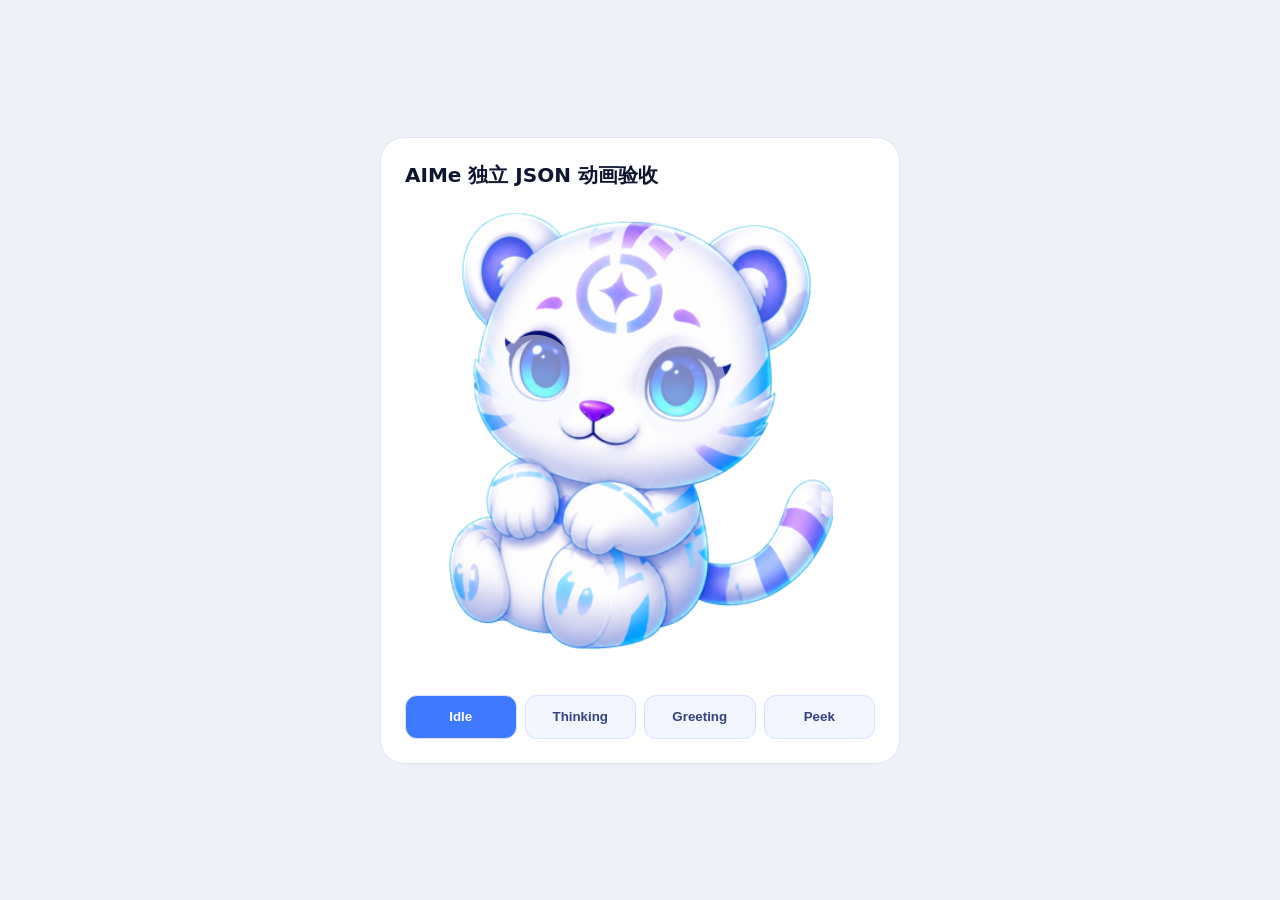
<file: UI&UX/v1/tests/aime_preview.html>
<!doctype html>
<html lang="zh-CN">
<head>
  <meta charset="utf-8">
  <meta name="viewport" content="width=device-width,initial-scale=1">
  <title>AIMe 动画验收</title>
  <style>
    * { box-sizing: border-box; }
    body { display: grid; min-height: 100vh; margin: 0; place-items: center; color: #0f152f; background: #eef2f8; font-family: system-ui, sans-serif; }
    main { width: min(92vw, 520px); padding: 24px; background: #fff; border: 1px solid #e1e5ef; border-radius: 24px; }
    h1 { margin: 0 0 16px; font-size: 20px; }
    #aime-preview-stage { width: 100%; aspect-ratio: 1; background: center / contain no-repeat var(--aime-fallback-image, none); }
    #aime-preview-stage.is-lottie-ready { background-image: none; }
    nav { display: grid; grid-template-columns: repeat(4, 1fr); gap: 8px; margin-top: 16px; }
    button { min-height: 44px; color: #354180; background: #f3f5ff; border: 1px solid #d8e2ff; border-radius: 12px; font-weight: 700; }
    button[aria-pressed="true"] { color: #fff; background: #3e78ff; }
  </style>
</head>
<body>
  <main>
    <h1>AIMe 独立 JSON 动画验收</h1>
    <div id="aime-preview-stage" aria-label="AIMe 动画预览"></div>
    <nav aria-label="动画状态">
      <button type="button" data-state="idle" aria-pressed="true">Idle</button>
      <button type="button" data-state="thinking" aria-pressed="false">Thinking</button>
      <button type="button" data-state="greeting" aria-pressed="false">Greeting</button>
      <button type="button" data-state="peek" aria-pressed="false">Peek</button>
    </nav>
  </main>
  <script src="../vendor/lottie.min.js"></script>
  <script src="../components/aime_animation_component.js?v=2"></script>
  <script src="../assets/aime/components/aime_idle.component.js?v=2"></script>
  <script src="../assets/aime/components/aime_thinking.component.js?v=2"></script>
  <script src="../assets/aime/components/aime_greeting.component.js?v=2"></script>
  <script src="../assets/aime/components/aime_peek.component.js?v=2"></script>
  <script src="aime_preview.js?v=1"></script>
</body>
</html>
</file>
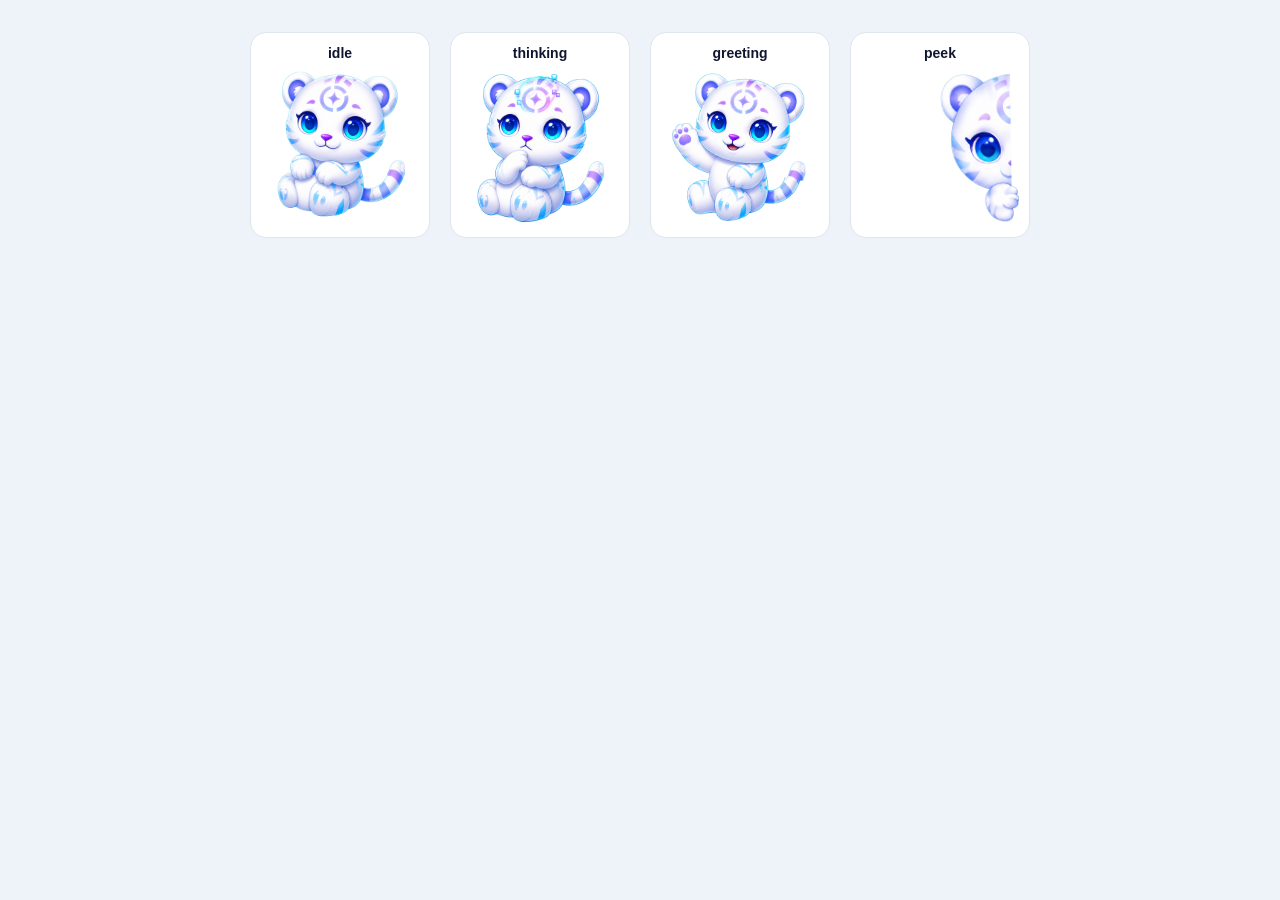
<file: UI&UX/v1/tests/aime_state_gallery.html>
<!doctype html>
<html lang="zh-CN">
<head>
  <meta charset="utf-8">
  <meta name="viewport" content="width=device-width, initial-scale=1">
  <title>AIMe 四状态验收</title>
  <style>
    * { box-sizing: border-box; }
    body { margin: 0; min-height: 100vh; padding: 32px; color: #0f152f; background: #eef2f9; font-family: Arial, sans-serif; }
    main { display: grid; grid-template-columns: repeat(4, 180px); gap: 20px; justify-content: center; }
    article { padding: 12px; background: #fff; border: 1px solid #dfe5f0; border-radius: 16px; text-align: center; }
    h2 { margin: 0 0 8px; font-size: 14px; }
    .pet { width: 156px; height: 156px; background: center / contain no-repeat var(--aime-fallback-image, none); }
    .pet.is-lottie-ready { background-image: none; }
  </style>
</head>
<body>
  <main>
    <article><h2>idle</h2><div class="pet" data-state="idle"></div></article>
    <article><h2>thinking</h2><div class="pet" data-state="thinking"></div></article>
    <article><h2>greeting</h2><div class="pet" data-state="greeting"></div></article>
    <article><h2>peek</h2><div class="pet" data-state="peek"></div></article>
  </main>
  <script src="../vendor/lottie.min.js"></script>
  <script src="../components/aime_animation_component.js?v=2"></script>
  <script src="../assets/aime/components/aime_idle.component.js?v=3"></script>
  <script src="../assets/aime/components/aime_thinking.component.js?v=3"></script>
  <script src="../assets/aime/components/aime_greeting.component.js?v=3"></script>
  <script src="../assets/aime/components/aime_peek.component.js?v=3"></script>
  <script>
    document.querySelectorAll("[data-state]").forEach((container) => {
      const state = container.dataset.state;
      const component = window.AimeAnimationComponents.get(state);
      const animation = component.createAnimation({ container, loop: state !== "greeting", autoplay: state !== "peek" });
      if (state === "peek" && animation) {
        animation.addEventListener("DOMLoaded", () => animation.playSegments(component.segment("peek_loop"), true));
      }
    });
  </script>
</body>
</html>
</file>
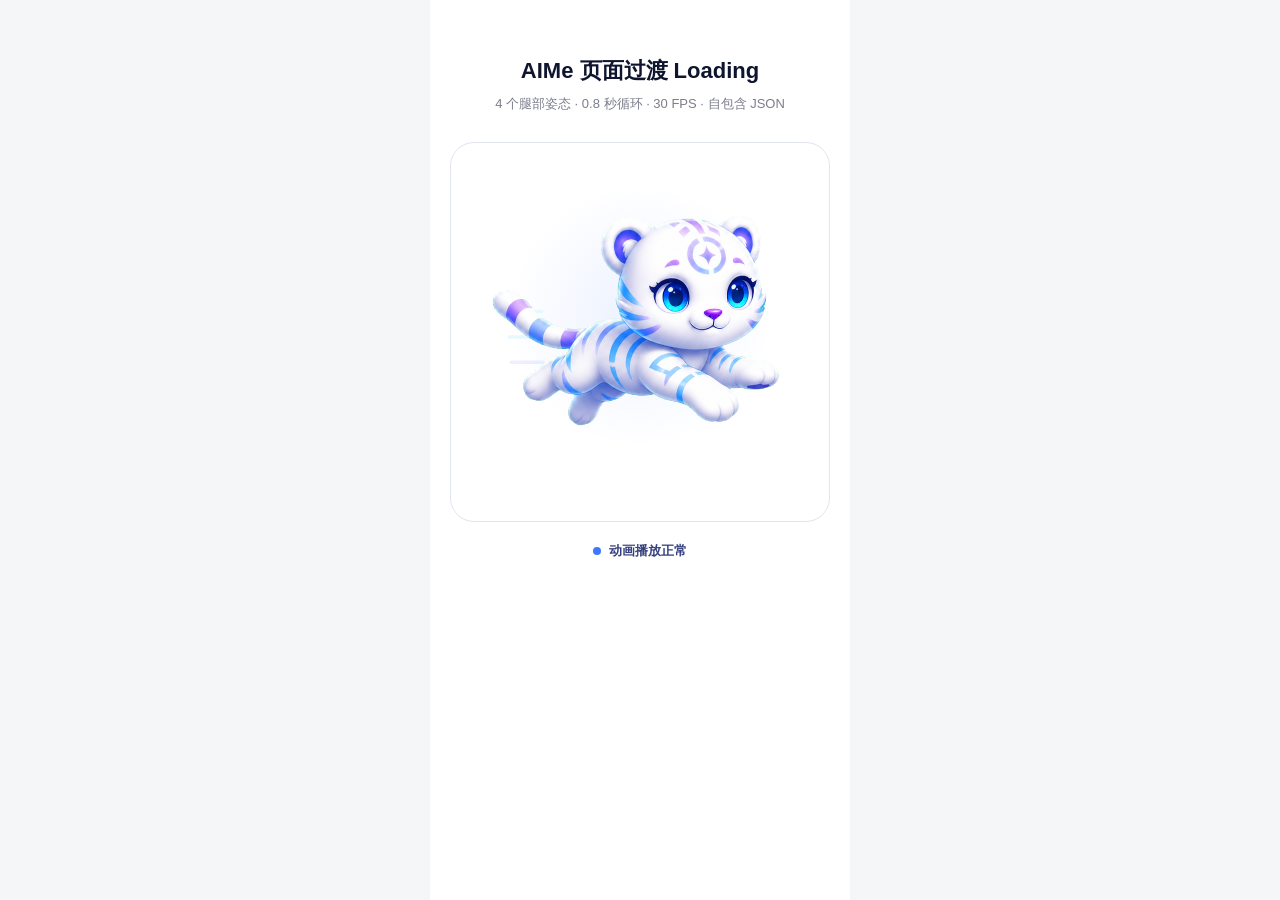
<file: docs/uiux/v1/tests/tiger_loading_preview.html>
<!doctype html>
<html lang="zh-CN">
<head>
  <meta charset="utf-8">
  <meta name="viewport" content="width=device-width,initial-scale=1,viewport-fit=cover">
  <title>AIMe 白虎过渡 Loading</title>
  <style>
    :root {
      --canvas-w: 420px;
      --brand-primary: #3e78ff;
      --brand-deep: #354180;
      --page-background: #f5f6f7;
      --surface: #fff;
      --border: #e1e5ef;
      --text-primary: #0f152f;
      --text-secondary: #7b7d8c;
    }

    * {
      box-sizing: border-box;
    }

    body {
      min-height: 100vh;
      margin: 0;
      background: var(--page-background);
      color: var(--text-primary);
      font-family: Manrope, "PingFang SC", "Noto Sans CJK SC", sans-serif;
    }

    #app-frame {
      width: 100%;
      max-width: var(--canvas-w);
      min-height: 100dvh;
      margin: 0 auto;
      padding: 56px 20px 32px;
      background: var(--surface);
    }

    header {
      text-align: center;
    }

    h1 {
      margin: 0;
      font-size: 22px;
      line-height: 1.35;
    }

    p {
      margin: 8px 0 0;
      color: var(--text-secondary);
      font-size: 13px;
      line-height: 1.6;
    }

    .preview-card {
      display: grid;
      place-items: center;
      width: 100%;
      aspect-ratio: 1;
      margin-top: 28px;
      overflow: hidden;
      border: 1px solid var(--border);
      border-radius: 24px;
      background:
        radial-gradient(circle at 50% 46%, rgba(62, 120, 255, .1), transparent 47%),
        var(--surface);
    }

    #tiger-loading {
      width: min(88vw, 360px);
      height: min(88vw, 360px);
    }

    .status {
      display: flex;
      align-items: center;
      justify-content: center;
      gap: 8px;
      margin-top: 20px;
      color: var(--brand-deep);
      font-size: 13px;
      font-weight: 600;
    }

    .status::before {
      width: 8px;
      height: 8px;
      border-radius: 50%;
      background: var(--brand-primary);
      content: "";
    }

    @media (prefers-reduced-motion: reduce) {
      #tiger-loading {
        transform: none;
      }
    }
  </style>
</head>
<body>
  <main id="app-frame">
    <header>
      <h1>AIMe 页面过渡 Loading</h1>
      <p>4 个腿部姿态 · 0.8 秒循环 · 30 FPS · 自包含 JSON</p>
    </header>
    <section class="preview-card" aria-label="AIMe 白虎奔跑动画预览">
      <div id="tiger-loading"></div>
    </section>
    <div class="status" id="status">动画载入中</div>
  </main>
  <script src="../vendor/lottie.min.js"></script>
  <script>
    const status = document.querySelector("#status");
    const animation = lottie.loadAnimation({
      container: document.querySelector("#tiger-loading"),
      renderer: "svg",
      loop: true,
      autoplay: true,
      path: "../assets/loading/tiger_loading.json",
      rendererSettings: { preserveAspectRatio: "xMidYMid meet" }
    });

    animation.addEventListener("DOMLoaded", () => {
      status.textContent = "动画播放正常";
      document.documentElement.dataset.animationReady = "true";
    });

    animation.addEventListener("data_failed", () => {
      status.textContent = "动画加载失败";
      document.documentElement.dataset.animationReady = "false";
    });
  </script>
</body>
</html>
</file>
<file: UI&UX/v1/ui.css>
@import url("./base.css?v=1");

/*
 * UI/UX v1 uses the same mobile-canvas shell as the interaction prototype.
 * .html-ui-design = mobile: there is no desktop editorial/device layout.
 */
:root {
  --canvas-w: 420px;
  --canvas-inset: max(0px, calc((100% - var(--canvas-w)) / 2));
  --page-gutter: 16px;
  --appbar-gutter: 16px;
  --section-gap: 24px;
  --content-bottom-gap: 24px;
}

html,
body {
  min-width: 320px;
  min-height: 100dvh;
  overflow: hidden;
  background: #e9edf4;
}

#app-frame {
  width: 100%;
  height: 100dvh;
  max-width: var(--canvas-w);
  min-height: 100dvh;
  margin: 0 auto;
  overflow: hidden;
  background: var(--surface);
}

.appbar {
  padding-right: var(--appbar-gutter);
  padding-left: var(--appbar-gutter);
}

.market-appbar {
  min-height: 64px;
  padding-top: max(8px, env(safe-area-inset-top, 0px));
  padding-bottom: 8px;
}

.market-appbar.is-searching > h1,
.market-appbar.is-searching > .market-search-trigger {
  display: none;
}

.market-search {
  display: flex;
  align-items: center;
  gap: 8px;
  width: 100%;
}

.market-search[hidden] {
  display: none;
}

.market-search-field {
  display: grid;
  grid-template-columns: 20px minmax(0, 1fr) 36px;
  align-items: center;
  flex: 1;
  height: 44px;
  padding-left: 12px;
  color: var(--text-3);
  background: var(--grouped);
  border: 1px solid transparent;
  border-radius: 12px;
  transition: border-color 160ms ease, background-color 160ms ease;
}

.market-search-field:focus-within {
  background: var(--surface);
  border-color: var(--brand);
}

.market-search-field input {
  width: 100%;
  min-width: 0;
  height: 42px;
  padding: 0 8px;
  color: var(--text-1);
  background: transparent;
  border: 0;
  font: inherit;
  outline: 0;
}

.market-search-clear {
  display: grid;
  place-items: center;
  width: 36px;
  height: 36px;
  color: var(--text-2);
  background: transparent;
  border-radius: 50%;
}

.market-search-clear[hidden] {
  display: none;
}

.market-search-cancel {
  min-width: 44px;
  min-height: 44px;
  padding: 0;
  color: var(--brand);
  background: transparent;
  font-size: 13px;
  font-weight: 700;
}

.market-content > .segmented-control {
  justify-content: flex-start;
  gap: 20px;
  width: fit-content;
  max-width: 100%;
}

.market-content > .segmented-control button {
  min-width: 44px;
  min-height: 44px;
  padding: 0 4px;
}

.market-content > .segmented-control button::after {
  bottom: 6px;
  width: 32px;
  height: 3px;
}

.market-content > .segmented-control + section {
  margin-top: 0;
}

.market-card-flat {
  --market-data-columns: 64px minmax(0, 1fr) 92px 52px;
  overflow: visible;
  border: 0;
  border-radius: 0;
}

.market-table-head {
  display: grid;
  grid-template-columns: var(--market-data-columns) 44px;
  column-gap: 4px;
  align-items: center;
  min-height: 44px;
  color: var(--text-3);
  font-size: 10px;
  font-weight: 600;
}

.market-table-head > span {
  display: inline-flex;
  align-items: center;
  justify-content: flex-start;
  gap: 3px;
  min-width: 0;
  white-space: nowrap;
}

.market-sort {
  display: inline-flex;
  align-items: center;
  justify-content: center;
  gap: 3px;
  min-width: 44px;
  min-height: 44px;
  padding: 0 2px;
  color: inherit;
  background: transparent;
  font: inherit;
  white-space: nowrap;
}

.market-sort:focus-visible,
.market-favorite:focus-visible,
.market-search-clear:focus-visible,
.market-search-cancel:focus-visible {
  outline: 2px solid rgba(62, 120, 255, 0.45);
  outline-offset: 2px;
}

.market-table-head .market-head-price {
  justify-content: center;
}

.market-table-head .market-head-trend {
  justify-content: center;
}

.market-table-head .market-head-icon {
  justify-content: center;
}

.market-table-head .market-head-volume {
  justify-content: center;
}

.sort-arrows {
  display: inline-flex;
  flex-direction: column;
  gap: 1px;
}

.sort-arrows i {
  width: 0;
  height: 0;
  border-right: 3px solid transparent;
  border-left: 3px solid transparent;
}

.sort-arrows i:first-child {
  border-bottom: 4px solid currentColor;
}

.sort-arrows i:last-child {
  border-top: 4px solid currentColor;
}

.market-sort[data-direction="ascending"] .sort-arrows i:first-child {
  border-bottom-color: var(--brand);
}

.market-sort[data-direction="descending"] .sort-arrows i:last-child {
  border-top-color: var(--brand);
}

.market-row-shell {
  display: grid;
  grid-template-columns: minmax(0, 1fr) 44px;
  align-items: center;
}

.market-row-shell .market-row-table {
  grid-template-columns: var(--market-data-columns);
  column-gap: 4px;
  min-height: 64px;
  padding: 6px 0;
}

.market-icon {
  display: grid;
  place-items: center;
  min-width: 0;
}

.market-volume-info {
  align-items: center;
  min-width: 0;
  text-align: center;
}

.market-price-stack {
  display: flex;
  flex: 0 0 auto;
  flex-direction: column;
  align-items: center;
  width: 100%;
  min-width: 0;
  font-family: "DIN", sans-serif;
}

.market-trend {
  display: grid;
  place-items: center;
  min-width: 0;
}

.market-trend .sparkline {
  display: block;
  width: 40px;
}

.market-trend .sparkline svg {
  stroke-width: 2.4;
}

.market-latest-price,
.market-change {
  min-width: 0;
  text-align: center;
  white-space: nowrap;
}

.market-latest-price {
  color: var(--text-1);
  font-size: 14px;
  font-weight: 700;
  line-height: 1.2;
}

.market-change {
  margin-top: 3px;
  font-size: 11px;
  font-weight: 700;
  line-height: 1.2;
}

.market-favorite {
  display: grid;
  place-items: center;
  width: 44px;
  height: 44px;
  color: var(--text-3);
  background: transparent;
  border-radius: 50%;
  transition: color 140ms ease, background-color 140ms ease, transform 140ms ease;
}

.market-favorite .icon {
  width: 20px;
  height: 20px;
  fill: currentColor;
  stroke: currentColor;
}

.market-favorite.is-favorite {
  color: var(--brand);
  background: var(--brand-soft);
}

.market-favorite:active {
  transform: scale(0.9);
}

.market-search-empty {
  margin: 48px 0 0;
  color: var(--text-2);
  font-size: 12px;
  line-height: 1.6;
  text-align: center;
}

@media (max-width: 380px) {
  .market-card-flat {
    --market-data-columns: 56px minmax(0, 1fr) 78px 46px;
  }

  .market-trend .sparkline {
    width: 34px;
  }
}

.social-appbar {
  justify-content: flex-start;
  gap: 12px;
}

.social-appbar h1 {
  position: absolute;
  left: 50%;
  margin: 0;
  font-size: 18px;
  line-height: 1.3;
  letter-spacing: -0.2px;
  transform: translateX(-50%);
}

.social-drawer-trigger[aria-expanded="true"] {
  color: var(--brand);
  background: var(--brand-soft);
}

.social-drawer-layer {
  position: fixed;
  top: 0;
  right: var(--canvas-inset);
  bottom: 0;
  left: var(--canvas-inset);
  z-index: 70;
  overflow: hidden;
}

.social-drawer-layer[hidden] {
  display: none;
}

.social-drawer-scrim {
  position: absolute;
  inset: 0;
  width: 100%;
  height: 100%;
  padding: 0;
  background: rgba(7, 13, 31, 0.42);
  border-radius: 0;
  animation: social-drawer-fade-in 200ms ease-out;
}

.social-drawer {
  position: relative;
  width: min(82%, 344px);
  height: 100%;
  padding: max(20px, env(safe-area-inset-top, 0px)) 18px calc(24px + env(safe-area-inset-bottom, 0px));
  overflow-y: auto;
  background: var(--surface);
  border-radius: 0 24px 24px 0;
  box-shadow: 16px 0 40px rgba(15, 21, 47, 0.18);
  animation: social-drawer-slide-in 220ms cubic-bezier(0.2, 0.8, 0.2, 1);
}

.social-drawer-header {
  position: relative;
  display: flex;
  flex-direction: column;
  align-items: flex-start;
  padding: 12px 8px 24px;
  border-bottom: 1px solid var(--divider);
}

.social-drawer-close {
  position: absolute;
  top: 0;
  right: 0;
  color: var(--text-2);
  background: var(--grouped);
}

.social-drawer-avatar {
  display: grid;
  place-items: center;
  width: 64px;
  height: 64px;
  margin-bottom: 14px;
  color: #fff;
  background: linear-gradient(135deg, #4f8cff, #7257dc);
  border: 3px solid #fff;
  border-radius: 22px;
  box-shadow: 0 0 0 1px rgba(62, 120, 255, 0.22);
  font-size: 20px;
  font-weight: 800;
  letter-spacing: -0.04em;
}

.social-drawer-header > strong {
  color: var(--text-1);
  font-size: 20px;
  line-height: 1.3;
}

.social-drawer-user-meta {
  display: flex;
  align-items: center;
  gap: 10px;
  margin-top: 6px;
  color: var(--text-2);
  font-size: 13px;
  font-weight: 600;
}

.social-drawer-online {
  display: inline-flex;
  align-items: center;
  gap: 5px;
  color: #178f79;
  font-weight: 700;
}

.social-drawer-online i {
  width: 7px;
  height: 7px;
  background: var(--success);
  border-radius: 50%;
}

.social-drawer-actions {
  display: grid;
  gap: 4px;
  padding-top: 16px;
}

.social-drawer-actions button {
  display: grid;
  grid-template-columns: 40px minmax(0, 1fr) 20px;
  gap: 12px;
  align-items: center;
  width: 100%;
  min-height: 56px;
  padding: 8px 10px;
  color: var(--text-1);
  text-align: left;
  background: transparent;
  border-radius: 14px;
  font-size: 15px;
  font-weight: 700;
  transition: color 160ms ease, background-color 160ms ease;
}

.social-drawer-actions button:hover,
.social-drawer-actions button:focus-visible {
  color: var(--brand);
  background: var(--brand-soft);
}

.social-drawer-actions button:focus-visible {
  outline: 2px solid rgba(62, 120, 255, 0.45);
  outline-offset: -2px;
}

.social-drawer-action-icon {
  display: grid;
  place-items: center;
  width: 40px;
  height: 40px;
  color: var(--brand);
  background: var(--brand-soft);
  border-radius: 12px;
}

.social-drawer-action-icon .icon {
  width: 21px;
  height: 21px;
}

.social-drawer-chevron {
  color: var(--text-3);
}

.social-content > .recent-access-panel {
  margin-top: 16px;
  padding: 0;
  background: transparent;
  border: 0;
}

.social-content .recent-dapps {
  display: flex;
  gap: 8px;
  padding-bottom: 4px;
  overflow-x: auto;
  overscroll-behavior-x: contain;
  scrollbar-width: none;
  scroll-snap-type: x proximity;
}

.social-content .recent-dapps::-webkit-scrollbar {
  display: none;
}

.social-content .recent-dapps button {
  flex: 0 0 auto;
  flex-direction: row;
  min-width: auto;
  min-height: 44px;
  gap: 6px;
  padding: 4px 8px;
  color: var(--text-1);
  white-space: nowrap;
  background: var(--grouped);
  border: 0;
  border-radius: 999px;
  font-size: 12px;
  font-weight: 600;
  scroll-snap-align: start;
  transition: color 160ms ease, background-color 160ms ease;
}

.social-content .recent-dapps button:hover,
.social-content .recent-dapps button:focus-visible {
  color: var(--brand);
  background: var(--brand-soft);
}

.social-content .recent-dapps button:focus-visible {
  outline: 2px solid rgba(62, 120, 255, 0.45);
  outline-offset: 2px;
}

.social-content .recent-dapps .dapp-logo {
  width: 28px;
  height: 28px;
  border-radius: 50%;
}

.social-content .recent-dapps button > span:last-child {
  display: block;
  max-width: 72px;
  overflow: hidden;
  text-overflow: ellipsis;
  white-space: nowrap;
}

.social-content .recent-dapp-manage .dapp-logo {
  color: var(--text-2);
  background: var(--surface);
}

.social-content .recent-dapp-manage:hover .dapp-logo,
.social-content .recent-dapp-manage:focus-visible .dapp-logo {
  color: var(--brand);
  background: var(--brand-soft);
}

@keyframes social-drawer-slide-in {
  from {
    transform: translateX(-100%);
  }
  to {
    transform: translateX(0);
  }
}

@keyframes social-drawer-fade-in {
  from { opacity: 0; }
  to { opacity: 1; }
}

.page-content {
  padding-right: var(--page-gutter);
  padding-bottom: calc(var(--nav-h) + var(--safe-bottom) + var(--content-bottom-gap));
  padding-left: var(--page-gutter);
}

.page-content > section {
  margin-top: var(--section-gap);
}

.page-content > .quick-section,
.page-content > .ecosystem-section,
.page-content > .holding-section,
.page-content > .news-section {
  margin-top: 16px;
}

.dapp-scroller {
  padding-bottom: 8px;
}

.news-list {
  display: grid;
  gap: 12px;
}

.news-list .news-card h3 {
  margin-top: 0;
}

.account-main {
  display: grid;
  grid-template-rows: 24px 20px;
  grid-template-columns: minmax(0, auto) 28px;
  gap: 0 2px;
  align-items: center;
  padding: 0;
}

.account-wallet-button {
  grid-row: 1 / 3;
  grid-column: 1 / 3;
  min-width: 0;
  min-height: 48px;
  padding: 4px 0 4px 10px;
  background: transparent;
  text-align: right;
}

.account-main .account-copy {
  gap: 4px;
  width: 100%;
  max-width: 194px;
}

.account-address-line {
  display: flex;
  align-items: center;
  justify-content: flex-end;
  gap: 4px;
  width: 100%;
  max-width: 100%;
  padding-right: 30px;
  box-sizing: border-box;
}

.account-address-line .header-account-meta {
  margin-top: 0;
}

.account-wallet-name,
.account-nickname {
  overflow: hidden;
  text-overflow: ellipsis;
  white-space: nowrap;
}

.account-wallet-name {
  max-width: 100%;
}

.account-nickname {
  flex: 0 1 auto;
  color: var(--text-2);
  font-size: 9px;
  font-weight: 500;
  line-height: 1.3;
}

.account-separator {
  flex: 0 0 auto;
  color: var(--text-2);
  font-size: 9px;
  line-height: 1.3;
}

.account-address-copy {
  position: relative;
  z-index: 1;
  display: grid;
  grid-row: 2;
  grid-column: 2;
  place-items: center;
  width: 28px;
  height: 20px;
  padding: 0;
  color: var(--text-2);
  background: transparent;
  border-radius: 8px;
  transform: translateY(-2px);
}

.account-address-copy::before {
  position: absolute;
  inset: -12px -8px;
  content: "";
}

.account-address-copy:active {
  color: var(--brand);
  background: var(--brand-soft);
}

.profile-content .wallet-card {
  isolation: isolate;
  min-height: 0;
  padding: 24px 22px 20px;
  background:
    radial-gradient(circle at 90% -2%, rgba(224, 243, 255, 0.28), transparent 36%),
    linear-gradient(145deg, #3e78ff 0%, #3e78ff 48%, #56c7ff 130%);
  border: 1px solid rgba(255, 255, 255, 0.16);
  border-radius: 26px;
  box-shadow: 0 18px 38px rgba(33, 79, 181, 0.24);
}

.profile-content .wallet-card::before {
  position: absolute;
  z-index: -1;
  right: -74px;
  bottom: 24px;
  width: 154px;
  height: 154px;
  border: 30px solid rgba(255, 255, 255, 0.035);
  border-radius: 50%;
  content: "";
}

.profile-content .wallet-card-glow {
  top: -132px;
  right: -104px;
  width: 220px;
  height: 220px;
  background: radial-gradient(circle, rgba(255, 255, 255, 0.08), transparent 64%);
}

.profile-content .wallet-card-top {
  align-items: center;
}

.profile-content .wallet-switch {
  gap: 7px;
  padding: 0 12px;
  background: rgba(255, 255, 255, 0.12);
  border: 1px solid rgba(255, 255, 255, 0.16);
  border-radius: 14px;
  backdrop-filter: blur(10px);
}

.profile-content .wallet-switch:active,
.profile-content .wallet-detail-button:active,
.profile-content .wallet-chain-account button:active {
  background: rgba(255, 255, 255, 0.22);
}

.profile-content .wallet-value {
  display: block;
  margin-top: 14px;
}

.profile-content .wallet-value-label {
  display: flex;
  align-items: center;
  gap: 4px;
  height: 44px;
  min-width: 0;
}

.profile-content .wallet-value-label > span {
  color: rgba(255, 255, 255, 0.68);
  font-size: 11px;
  font-weight: 700;
  letter-spacing: 0.04em;
}

.profile-content .wallet-value-label > button {
  display: grid;
  place-items: center;
  width: 44px;
  height: 44px;
  padding: 0;
  color: rgba(255, 255, 255, 0.82);
  background: transparent;
  border-radius: 12px;
}

.profile-content .wallet-value > strong {
  margin: 0;
  font-size: clamp(30px, 9vw, 36px);
  line-height: 1.08;
  letter-spacing: -0.025em;
}

.profile-content .wallet-value > small {
  margin-top: 7px;
  color: rgba(255, 255, 255, 0.68);
  font-size: 11px;
}

.profile-content .wallet-card-footer {
  position: relative;
  z-index: 2;
  display: grid;
  grid-template-columns: minmax(0, 1fr) auto;
  align-items: center;
  gap: 6px;
  margin-top: 24px;
  padding: 8px 8px 8px 14px;
  background: rgba(8, 27, 74, 0.28);
  border: 1px solid rgba(255, 255, 255, 0.1);
  border-radius: 17px;
  backdrop-filter: blur(12px);
}

.profile-content .wallet-chain-account {
  display: grid;
  grid-template-columns: minmax(0, 1fr) 44px;
  align-items: center;
  gap: 2px;
  min-width: 0;
  margin: 0;
}

.profile-content .wallet-chain-account > span {
  display: flex;
  min-width: 0;
  flex-direction: column;
  gap: 4px;
}

.profile-content .wallet-chain-account small {
  overflow: hidden;
  color: rgba(255, 255, 255, 0.56);
  font-size: 9px;
  font-weight: 700;
  letter-spacing: 0.06em;
  text-overflow: ellipsis;
  white-space: nowrap;
}

.profile-content .wallet-account-meta {
  display: flex;
  align-items: center;
  gap: 3px;
  min-width: 0;
  letter-spacing: 0;
}

.profile-content .wallet-context-tag {
  display: inline-block;
  flex: 0 0 auto;
  max-width: 88px;
  padding: 2px 5px;
  overflow: hidden;
  color: rgba(255, 255, 255, 0.92);
  background: rgba(255, 255, 255, 0.13);
  border: 1px solid rgba(255, 255, 255, 0.16);
  border-radius: 999px;
  font-size: 9px;
  font-weight: 700;
  line-height: 1.35;
  text-overflow: ellipsis;
  white-space: nowrap;
}

.profile-content .wallet-account-meta .context-label {
  overflow: hidden;
  text-overflow: ellipsis;
}

.profile-content .wallet-chain-account strong {
  overflow: hidden;
  color: rgba(255, 255, 255, 0.9);
  font-size: 10px;
  font-weight: 600;
  text-overflow: ellipsis;
  white-space: nowrap;
}

.profile-content .wallet-chain-account button {
  width: 44px;
  height: 44px;
  color: rgba(255, 255, 255, 0.82);
  background: transparent;
}

.profile-content .wallet-detail-button {
  position: static;
  min-height: 44px;
  padding: 0 6px;
  background: rgba(255, 255, 255, 0.12);
  border: 1px solid rgba(255, 255, 255, 0.1);
  border-radius: 13px;
  font-size: 10px;
  font-weight: 700;
  white-space: nowrap;
}

.profile-content .wallet-switch:focus-visible,
.profile-content .wallet-value-label > button:focus-visible,
.profile-content .wallet-chain-account button:focus-visible,
.profile-content .wallet-detail-button:focus-visible {
  outline: 2px solid #fff;
  outline-offset: 2px;
}

.aime-pet-visual {
  animation: none;
  background: center / contain no-repeat var(--aime-fallback-image, none);
  filter: none;
  transition: none;
}

.aime-fab[data-state="peek"] .aime-pet-visual:not(.is-lottie-ready),
.aime-fab[data-state="peek2"] .aime-pet-visual:not(.is-lottie-ready) {
  background-position: 7% 50%;
  background-size: 150% 150%;
}

.aime-fab:hover .aime-pet-visual,
.aime-fab:focus-visible .aime-pet-visual {
  filter: none;
}

.aime-pet-visual.is-lottie-ready {
  background-image: none;
}

.aime-fab-bubble {
  color: #26345f;
  background: linear-gradient(135deg, rgba(255, 255, 255, 0.88), rgba(226, 236, 255, 0.64));
  border: 1px solid rgba(255, 255, 255, 0.92);
  box-shadow: 0 10px 28px rgba(44, 70, 140, 0.16), inset 0 0 0 0.75px rgba(62, 120, 255, 0.28), inset 0 1px 0 rgba(255, 255, 255, 0.96);
  -webkit-backdrop-filter: blur(18px) saturate(160%);
  backdrop-filter: blur(18px) saturate(160%);
}

.aime-fab-arrow {
  position: relative;
  z-index: 2;
  width: 10px;
  height: 10px;
  margin-top: 2px;
  margin-bottom: -5px;
  background: rgba(242, 247, 255, 0.76);
  border: 1px solid rgba(62, 120, 255, 0.52);
  border-radius: 50%;
  clip-path: none;
}

.aime-fab-arrow::before,
.aime-fab-arrow::after {
  position: absolute;
  content: "";
  background: rgba(242, 247, 255, 0.76);
  border: 1px solid rgba(62, 120, 255, 0.52);
  border-radius: 50%;
  box-sizing: border-box;
  -webkit-backdrop-filter: blur(8px) saturate(150%);
  backdrop-filter: blur(8px) saturate(150%);
}

.aime-fab-arrow::before {
  top: 7px;
  left: 9px;
  width: 6px;
  height: 6px;
}

.aime-fab-arrow::after {
  top: 13px;
  left: 16px;
  width: 4px;
  height: 4px;
}

.aime-fab:not(.is-collapsed) .aime-pet-visual {
  transform: translateX(22px);
}

.aime-fab:not(.is-collapsed) .aime-fab-bubble {
  transform: translate(18px, -18px);
}

.aime-fab:not(.is-collapsed) .aime-fab-arrow {
  transform: translate(32px, -14px) scaleX(-1);
}

.aime-pet-visual img,
.aime-pet-visual svg,
.aime-pet-visual canvas {
  display: block;
  width: 100%;
  height: 100%;
  object-fit: contain;
}

.aime-fab.is-collapsed {
  right: var(--canvas-inset);
  width: 108px;
  height: auto;
  padding: 0;
  background: transparent;
  border: 0;
  border-radius: 0;
  box-shadow: none;
  clip-path: none;
}

.aime-fab.is-collapsed .aime-pet-visual {
  display: block;
}

.aime-fab.is-collapsed .aime-fab-bubble,
.aime-fab.is-collapsed .aime-fab-arrow,
.aime-fab.is-transitioning .aime-fab-bubble,
.aime-fab.is-transitioning .aime-fab-arrow {
  display: none;
}

.aime-fab.is-collapsed:focus-visible {
  outline: none;
}

.aime-fab[data-state="thinking"] .aime-fab-bubble span {
  font-size: 0;
}

.aime-fab[data-state="thinking"] .aime-fab-bubble span::after {
  content: "Aime 思考中";
  font-size: 13px;
}

.aime-fab {
  right: calc(var(--canvas-inset) + 16px);
}

.scan-frame {
  display: grid;
  place-items: center;
  width: 176px;
  height: 176px;
  margin: 8px auto 24px;
  color: var(--brand);
  background: var(--brand-soft);
  border: 2px solid var(--brand);
  border-radius: 12px;
}

.sheet-note {
  color: var(--text-2);
  text-align: center;
}

.hero-carousel {
  position: relative;
  aspect-ratio: 2 / 1;
  overflow: hidden;
  background: var(--brand-dark);
  border-radius: 24px;
  box-shadow: 0 18px 40px rgba(45, 101, 235, 0.24);
}

.home-content > .hero-carousel {
  margin-top: 0;
}

.quick-grid {
  display: grid;
  grid-template-columns: repeat(4, minmax(0, 1fr));
  gap: 8px;
  margin-right: 0;
  padding-right: 0;
  overflow: visible;
}

.quick-grid::-webkit-scrollbar {
  display: none;
}

.quick-action {
  display: flex;
  flex-direction: column;
  align-items: center;
  justify-content: center;
  gap: 6px;
  min-width: 0;
  min-height: 78px;
  padding: 4px 0;
  color: #06232d;
  background: transparent;
  border: 0;
  border-radius: 12px;
  font-size: 14px;
  font-weight: 500;
  line-height: 1;
  scroll-snap-align: start;
  transition: color 150ms ease, background-color 150ms ease, opacity 150ms ease;
}

.quick-action-history {
  min-width: 0;
}

.quick-action-scan {
  min-width: 0;
}

.quick-action:hover {
  color: #06232d;
  background: transparent;
}

.quick-action:active {
  opacity: 0.72;
}

.quick-action:focus-visible {
  outline: 3px solid rgba(62, 120, 255, 0.42);
  outline-offset: 2px;
}

.quick-icon {
  position: relative;
  display: grid;
  flex: 0 0 44px;
  place-items: center;
  width: 44px;
  height: 44px;
  color: #fff;
  background: transparent;
  border-radius: 50%;
}

.quick-icon-front {
  position: relative;
  z-index: 1;
  display: grid;
  place-items: center;
  width: 38px;
  height: 38px;
  background: var(--brand);
  border-radius: 50%;
}

.quick-icon-front .icon {
  width: 23px;
  height: 23px;
  stroke-width: 2.8;
}

.quick-label {
  white-space: nowrap;
}

.discover-content {
  min-width: 0;
}

.discover-appbar {
  gap: 12px;
}

.discover-header-search {
  flex: 1 1 auto;
  min-width: 0;
  min-height: 44px;
  overflow: hidden;
}

.discover-header-search span {
  overflow: hidden;
  text-overflow: ellipsis;
  white-space: nowrap;
}

.discover-history-button {
  flex: 0 0 44px;
  width: 44px;
  height: 44px;
}

.chain-chips {
  align-items: center;
  min-width: 0;
  min-height: 49px;
  margin-top: 12px;
}

.chain-chips button {
  display: inline-flex;
  align-items: center;
  justify-content: center;
  gap: 6px;
  height: 44px;
  min-height: 44px;
  white-space: nowrap;
}

.chain-chips button img,
.chain-chips button > span[aria-hidden="true"] {
  display: grid;
  flex: 0 0 20px;
  place-items: center;
  width: 20px;
  height: 20px;
  object-fit: contain;
  border-radius: 50%;
}

.featured-dapp,
.discover-grid,
.discover-card {
  min-width: 0;
}

.discover-card {
  position: relative;
}

.featured-dapp {
  width: 100%;
}

.discover-content > .featured-dapp {
  height: 184px;
  min-height: 184px;
  margin-top: 16px;
  padding: 16px 18px;
}

.discover-content > .featured-dapp h2 {
  margin: 4px 0;
  font-size: 21px;
  line-height: 1.18;
}

.discover-content > .featured-dapp p {
  margin-bottom: 8px;
  line-height: 1.45;
}

.discover-card > span:not(.dapp-logo):not(.verified-label):not(.dapp-card-meta) {
  display: flex;
  flex-direction: column;
  gap: 3px;
  width: 100%;
  min-width: 0;
}

.discover-card > span:not(.dapp-logo):not(.verified-label):not(.dapp-card-meta) strong,
.discover-card > span:not(.dapp-logo):not(.verified-label):not(.dapp-card-meta) small {
  display: block;
  overflow: hidden;
  text-overflow: ellipsis;
  white-space: nowrap;
}

.discover-card > span:not(.dapp-logo):not(.verified-label):not(.dapp-card-meta) strong {
  font-size: 14px;
}

.discover-card > span:not(.dapp-logo):not(.verified-label):not(.dapp-card-meta) small {
  color: var(--text-2);
  font-size: 11px;
}

.dapp-card-meta {
  display: flex;
  flex-direction: row;
  align-items: center;
  justify-content: flex-start;
  gap: 8px;
  width: 100%;
  min-width: 0;
  margin-top: auto;
}

.dapp-type-tag {
  position: absolute;
  top: 14px;
  right: 14px;
  display: inline-flex;
  align-items: center;
  max-width: 72px;
  height: 22px;
  padding: 0 8px;
  overflow: hidden;
  color: var(--brand);
  background: var(--brand-soft);
  border-radius: 999px;
  font-size: 10px;
  font-weight: 700;
  line-height: 1;
  text-overflow: ellipsis;
  white-space: nowrap;
}

.discover-card .dapp-card-meta .verified-label {
  flex: 0 0 auto;
  margin-top: 0;
}

.dapp-confirm-sheet {
  max-height: min(82dvh, 680px);
}

.dapp-confirm-sheet .dapp-confirm-head {
  padding: 0 2px 14px;
}

.dapp-confirm-sheet .confirm-list {
  border: 1px solid var(--divider);
}

.dapp-confirm-actions {
  display: grid;
  grid-template-columns: minmax(0, 0.85fr) minmax(0, 1.35fr);
  gap: 10px;
  margin-top: 16px;
}

.dapp-confirm-actions button {
  min-height: 48px;
}

.dapp-cancel-button {
  color: var(--text-2);
  background: var(--grouped);
}

.hero-carousel-link,
.hero-carousel-track,
.hero-slide,
.hero-slide img {
  display: block;
  width: 100%;
  height: 100%;
}

.hero-carousel-link {
  padding: 0;
  overflow: hidden;
  background: transparent;
  border: 0;
  border-radius: inherit;
}

.hero-carousel-link:focus-visible {
  outline: 3px solid #fff;
  outline-offset: -5px;
}

.hero-carousel-track {
  position: relative;
}

.hero-slide {
  position: absolute;
  inset: 0;
  opacity: 0;
  transform: scale(1.025);
  transition: opacity 520ms ease, transform 800ms ease;
}

.hero-slide.is-active {
  z-index: 1;
  opacity: 1;
  transform: scale(1);
}

.hero-slide img {
  object-fit: cover;
}

.hero-carousel .hero-pagination {
  z-index: 2;
}

@media (prefers-reduced-motion: reduce) {
  .hero-slide {
    transition: none;
  }

  .quick-action {
    transition: none;
  }
}

.settings-appbar {
  position: relative;
  justify-content: center;
  padding-right: var(--appbar-gutter);
  padding-left: var(--appbar-gutter);
}

.settings-back {
  position: absolute;
  left: calc(var(--appbar-gutter) - 6px);
  display: inline-grid;
  place-items: center;
  width: 40px;
  height: 40px;
  padding: 0;
  color: var(--text);
  background: transparent;
  border-radius: 12px;
}

.settings-back .icon {
  width: 22px;
  height: 22px;
}

.settings-appbar h1 {
  margin: 0;
  font-size: 20px;
  text-align: center;
}

.settings-content {
  padding-top: 4px;
}

.settings-content > .menu-group:first-child {
  margin-top: 8px;
}

.settings-content .menu-row .icon:last-child {
  color: var(--text-3);
}

@media (max-width: 359px) {
  :root {
    --page-gutter: 16px;
    --appbar-gutter: 16px;
  }
}
</file>
<file: uiux/v1/ui.css>
@import url("./base.css?v=1");

/*
 * UI/UX v1 uses the same mobile-canvas shell as the interaction prototype.
 * .html-ui-design = mobile: there is no desktop editorial/device layout.
 */
:root {
  --canvas-w: 420px;
  --canvas-inset: max(0px, calc((100% - var(--canvas-w)) / 2));
  --page-gutter: 16px;
  --appbar-gutter: 16px;
  --section-gap: 24px;
  --content-bottom-gap: 24px;
}

html,
body {
  min-width: 320px;
  min-height: 100dvh;
  overflow: hidden;
  background: #e9edf4;
}

#app-frame {
  width: 100%;
  height: 100dvh;
  max-width: var(--canvas-w);
  min-height: 100dvh;
  margin: 0 auto;
  overflow: hidden;
  background: var(--surface);
}

.appbar {
  padding-right: var(--appbar-gutter);
  padding-left: var(--appbar-gutter);
}

.market-appbar {
  min-height: 64px;
  padding-top: max(8px, env(safe-area-inset-top, 0px));
  padding-bottom: 8px;
}

.market-appbar.is-searching > h1,
.market-appbar.is-searching > .market-search-trigger {
  display: none;
}

.market-search {
  display: flex;
  align-items: center;
  gap: 8px;
  width: 100%;
}

.market-search[hidden] {
  display: none;
}

.market-search-field {
  display: grid;
  grid-template-columns: 20px minmax(0, 1fr) 36px;
  align-items: center;
  flex: 1;
  height: 44px;
  padding-left: 12px;
  color: var(--text-3);
  background: var(--grouped);
  border: 1px solid transparent;
  border-radius: 12px;
  transition: border-color 160ms ease, background-color 160ms ease;
}

.market-search-field:focus-within {
  background: var(--surface);
  border-color: var(--brand);
}

.market-search-field input {
  width: 100%;
  min-width: 0;
  height: 42px;
  padding: 0 8px;
  color: var(--text-1);
  background: transparent;
  border: 0;
  font: inherit;
  outline: 0;
}

.market-search-clear {
  display: grid;
  place-items: center;
  width: 36px;
  height: 36px;
  color: var(--text-2);
  background: transparent;
  border-radius: 50%;
}

.market-search-clear[hidden] {
  display: none;
}

.market-search-cancel {
  min-width: 44px;
  min-height: 44px;
  padding: 0;
  color: var(--brand);
  background: transparent;
  font-size: 13px;
  font-weight: 700;
}

.market-content > .segmented-control {
  justify-content: flex-start;
  gap: 20px;
  width: fit-content;
  max-width: 100%;
}

.market-content > .segmented-control button {
  min-width: 44px;
  min-height: 44px;
  padding: 0 4px;
}

.market-content > .segmented-control button::after {
  bottom: 6px;
  width: 32px;
  height: 3px;
}

.market-content > .segmented-control + section {
  margin-top: 0;
}

.market-card-flat {
  --market-data-columns: 64px minmax(0, 1fr) 92px 52px;
  overflow: visible;
  border: 0;
  border-radius: 0;
}

.market-table-head {
  display: grid;
  grid-template-columns: var(--market-data-columns) 44px;
  column-gap: 4px;
  align-items: center;
  min-height: 44px;
  color: var(--text-3);
  font-size: 10px;
  font-weight: 600;
}

.market-table-head > span {
  display: inline-flex;
  align-items: center;
  justify-content: flex-start;
  gap: 3px;
  min-width: 0;
  white-space: nowrap;
}

.market-sort {
  display: inline-flex;
  align-items: center;
  justify-content: center;
  gap: 3px;
  min-width: 44px;
  min-height: 44px;
  padding: 0 2px;
  color: inherit;
  background: transparent;
  font: inherit;
  white-space: nowrap;
}

.market-sort:focus-visible,
.market-favorite:focus-visible,
.market-search-clear:focus-visible,
.market-search-cancel:focus-visible {
  outline: 2px solid rgba(62, 120, 255, 0.45);
  outline-offset: 2px;
}

.market-table-head .market-head-price {
  justify-content: center;
}

.market-table-head .market-head-trend {
  justify-content: center;
}

.market-table-head .market-head-icon {
  justify-content: center;
}

.market-table-head .market-head-volume {
  justify-content: center;
}

.sort-arrows {
  display: inline-flex;
  flex-direction: column;
  gap: 1px;
}

.sort-arrows i {
  width: 0;
  height: 0;
  border-right: 3px solid transparent;
  border-left: 3px solid transparent;
}

.sort-arrows i:first-child {
  border-bottom: 4px solid currentColor;
}

.sort-arrows i:last-child {
  border-top: 4px solid currentColor;
}

.market-sort[data-direction="ascending"] .sort-arrows i:first-child {
  border-bottom-color: var(--brand);
}

.market-sort[data-direction="descending"] .sort-arrows i:last-child {
  border-top-color: var(--brand);
}

.market-row-shell {
  display: grid;
  grid-template-columns: minmax(0, 1fr) 44px;
  align-items: center;
}

.market-card-flat.is-self-category .market-table-head {
  grid-template-columns: var(--market-data-columns);
}

.market-card-flat.is-self-category .market-row-shell {
  grid-template-columns: minmax(0, 1fr);
}

.market-card-flat.is-self-category .market-table-head > :last-child,
.market-card-flat.is-self-category .market-favorite {
  display: none;
}

.market-row-shell .market-row-table {
  grid-template-columns: var(--market-data-columns);
  column-gap: 4px;
  min-height: 64px;
  padding: 6px 0;
}

.market-icon {
  display: grid;
  place-items: center;
  min-width: 0;
}

.market-volume-info {
  align-items: center;
  min-width: 0;
  text-align: center;
}

.market-price-stack {
  display: flex;
  flex: 0 0 auto;
  flex-direction: column;
  align-items: center;
  width: 100%;
  min-width: 0;
  font-family: "DIN", sans-serif;
}

.market-trend {
  display: grid;
  place-items: center;
  min-width: 0;
}

.market-trend .sparkline {
  display: block;
  width: 40px;
}

.market-trend .sparkline svg {
  stroke-width: 2.4;
}

.market-latest-price,
.market-change {
  min-width: 0;
  text-align: center;
  white-space: nowrap;
}

.market-latest-price {
  color: var(--text-1);
  font-size: 14px;
  font-weight: 700;
  line-height: 1.2;
}

.market-change {
  margin-top: 3px;
  font-size: 11px;
  font-weight: 700;
  line-height: 1.2;
}

.market-favorite {
  display: grid;
  place-items: center;
  width: 44px;
  height: 44px;
  color: var(--text-3);
  background: transparent;
  border-radius: 50%;
  transition: color 140ms ease, background-color 140ms ease, transform 140ms ease;
}

.market-favorite .icon {
  width: 20px;
  height: 20px;
  fill: currentColor;
  stroke: currentColor;
}

.market-favorite.is-favorite {
  color: var(--brand);
  background: var(--brand-soft);
}

.market-favorite:active {
  transform: scale(0.9);
}

.market-search-empty {
  margin: 48px 0 0;
  color: var(--text-2);
  font-size: 12px;
  line-height: 1.6;
  text-align: center;
}

@media (max-width: 380px) {
  .market-card-flat {
    --market-data-columns: 56px minmax(0, 1fr) 78px 46px;
  }

  .market-trend .sparkline {
    width: 34px;
  }
}

.social-appbar {
  justify-content: flex-start;
  gap: 12px;
}

.social-appbar h1 {
  position: absolute;
  left: 50%;
  margin: 0;
  font-size: 18px;
  line-height: 1.3;
  letter-spacing: -0.2px;
  transform: translateX(-50%);
}

.social-drawer-trigger[aria-expanded="true"] {
  color: var(--brand);
  background: var(--brand-soft);
}

.social-drawer-layer {
  position: fixed;
  top: 0;
  right: var(--canvas-inset);
  bottom: 0;
  left: var(--canvas-inset);
  z-index: 70;
  overflow: hidden;
}

.social-drawer-layer[hidden] {
  display: none;
}

.social-drawer-scrim {
  position: absolute;
  inset: 0;
  width: 100%;
  height: 100%;
  padding: 0;
  background: rgba(7, 13, 31, 0.42);
  border-radius: 0;
  animation: social-drawer-fade-in 200ms ease-out;
}

.social-drawer {
  position: relative;
  width: min(82%, 344px);
  height: 100%;
  padding: max(20px, env(safe-area-inset-top, 0px)) 18px calc(24px + env(safe-area-inset-bottom, 0px));
  overflow-y: auto;
  background: var(--surface);
  border-radius: 0 24px 24px 0;
  box-shadow: 16px 0 40px rgba(15, 21, 47, 0.18);
  animation: social-drawer-slide-in 220ms cubic-bezier(0.2, 0.8, 0.2, 1);
}

.social-drawer-header {
  position: relative;
  display: flex;
  flex-direction: column;
  align-items: flex-start;
  padding: 12px 8px 24px;
  border-bottom: 1px solid var(--divider);
}

.social-drawer-close {
  position: absolute;
  top: 0;
  right: 0;
  color: var(--text-2);
  background: var(--grouped);
}

.social-drawer-avatar {
  display: grid;
  place-items: center;
  width: 64px;
  height: 64px;
  margin-bottom: 14px;
  color: #fff;
  background: linear-gradient(135deg, #4f8cff, #7257dc);
  border: 3px solid #fff;
  border-radius: 22px;
  box-shadow: 0 0 0 1px rgba(62, 120, 255, 0.22);
  font-size: 20px;
  font-weight: 800;
  letter-spacing: -0.04em;
}

.social-drawer-header > strong {
  color: var(--text-1);
  font-size: 20px;
  line-height: 1.3;
}

.social-drawer-user-meta {
  display: flex;
  align-items: center;
  gap: 10px;
  margin-top: 6px;
  color: var(--text-2);
  font-size: 13px;
  font-weight: 600;
}

.social-drawer-online {
  display: inline-flex;
  align-items: center;
  gap: 5px;
  color: #178f79;
  font-weight: 700;
}

.social-drawer-online i {
  width: 7px;
  height: 7px;
  background: var(--success);
  border-radius: 50%;
}

.social-drawer-actions {
  display: grid;
  gap: 4px;
  padding-top: 16px;
}

.social-drawer-actions button {
  display: grid;
  grid-template-columns: 40px minmax(0, 1fr) 20px;
  gap: 12px;
  align-items: center;
  width: 100%;
  min-height: 56px;
  padding: 8px 10px;
  color: var(--text-1);
  text-align: left;
  background: transparent;
  border-radius: 14px;
  font-size: 15px;
  font-weight: 700;
  transition: color 160ms ease, background-color 160ms ease;
}

.social-drawer-actions button:hover,
.social-drawer-actions button:focus-visible {
  color: var(--brand);
  background: var(--brand-soft);
}

.social-drawer-actions button:focus-visible {
  outline: 2px solid rgba(62, 120, 255, 0.45);
  outline-offset: -2px;
}

.social-drawer-action-icon {
  display: grid;
  place-items: center;
  width: 40px;
  height: 40px;
  color: var(--brand);
  background: var(--brand-soft);
  border-radius: 12px;
}

.social-drawer-action-icon .icon {
  width: 21px;
  height: 21px;
}

.social-drawer-chevron {
  color: var(--text-3);
}

.social-content > .recent-access-panel {
  margin-top: 16px;
  padding: 0;
  background: transparent;
  border: 0;
}

.social-content .recent-dapps {
  display: flex;
  gap: 8px;
  padding-bottom: 4px;
  overflow-x: auto;
  overscroll-behavior-x: contain;
  scrollbar-width: none;
  scroll-snap-type: x proximity;
}

.social-content .recent-dapps::-webkit-scrollbar {
  display: none;
}

.social-content .recent-dapps button {
  flex: 0 0 auto;
  flex-direction: row;
  min-width: auto;
  min-height: 44px;
  gap: 6px;
  padding: 4px 8px;
  color: var(--text-1);
  white-space: nowrap;
  background: var(--grouped);
  border: 0;
  border-radius: 999px;
  font-size: 12px;
  font-weight: 600;
  scroll-snap-align: start;
  transition: color 160ms ease, background-color 160ms ease;
}

.social-content .recent-dapps button:hover,
.social-content .recent-dapps button:focus-visible {
  color: var(--brand);
  background: var(--brand-soft);
}

.social-content .recent-dapps button:focus-visible {
  outline: 2px solid rgba(62, 120, 255, 0.45);
  outline-offset: 2px;
}

.social-content .recent-dapps .dapp-logo {
  width: 28px;
  height: 28px;
  border-radius: 50%;
}

.social-content .recent-dapps button > span:last-child {
  display: block;
  max-width: 72px;
  overflow: hidden;
  text-overflow: ellipsis;
  white-space: nowrap;
}

.social-content .recent-dapp-manage .dapp-logo {
  color: var(--text-2);
  background: var(--surface);
}

.social-content .recent-dapp-manage:hover .dapp-logo,
.social-content .recent-dapp-manage:focus-visible .dapp-logo {
  color: var(--brand);
  background: var(--brand-soft);
}

@keyframes social-drawer-slide-in {
  from {
    transform: translateX(-100%);
  }
  to {
    transform: translateX(0);
  }
}

@keyframes social-drawer-fade-in {
  from { opacity: 0; }
  to { opacity: 1; }
}

.page-content {
  padding-right: var(--page-gutter);
  padding-bottom: calc(var(--nav-h) + var(--safe-bottom) + var(--content-bottom-gap));
  padding-left: var(--page-gutter);
}

.page-content > section {
  margin-top: var(--section-gap);
}

.page-content > .quick-section,
.page-content > .ecosystem-section,
.page-content > .holding-section,
.page-content > .news-section {
  margin-top: 16px;
}

.dapp-scroller {
  padding-bottom: 8px;
}

.news-list {
  display: grid;
  gap: 12px;
}

.news-list .news-card h3 {
  margin-top: 0;
}

.account-main {
  display: grid;
  grid-template-rows: 24px 20px;
  grid-template-columns: minmax(0, auto) 28px;
  gap: 0 2px;
  align-items: center;
  padding: 0;
}

.account-wallet-button {
  grid-row: 1 / 3;
  grid-column: 1 / 3;
  min-width: 0;
  min-height: 48px;
  padding: 4px 0 4px 10px;
  background: transparent;
  text-align: right;
}

.account-main .account-copy {
  gap: 4px;
  width: 100%;
  max-width: 194px;
}

.account-address-line {
  display: flex;
  align-items: center;
  justify-content: flex-end;
  gap: 4px;
  width: 100%;
  max-width: 100%;
  padding-right: 30px;
  box-sizing: border-box;
}

.account-address-line .header-account-meta {
  margin-top: 0;
}

.account-wallet-name,
.account-nickname {
  overflow: hidden;
  text-overflow: ellipsis;
  white-space: nowrap;
}

.account-wallet-name {
  max-width: 100%;
}

.account-nickname {
  flex: 0 1 auto;
  color: var(--text-2);
  font-size: 9px;
  font-weight: 500;
  line-height: 1.3;
}

.account-separator {
  flex: 0 0 auto;
  color: var(--text-2);
  font-size: 9px;
  line-height: 1.3;
}

.profile-identity .node-speed {
  display: inline-flex;
  align-items: center;
  gap: 5px;
  letter-spacing: 0.2px;
  text-transform: none;
}

.profile-identity .node-speed-dot {
  width: 7px;
  height: 7px;
  background: var(--success);
  border-radius: 50%;
  box-shadow: 0 0 0 3px rgba(66, 212, 185, 0.15);
}

.account-address-copy {
  position: relative;
  z-index: 1;
  display: grid;
  grid-row: 2;
  grid-column: 2;
  place-items: center;
  width: 28px;
  height: 20px;
  padding: 0;
  color: var(--text-2);
  background: transparent;
  border-radius: 8px;
  transform: translateY(-2px);
}

.account-address-copy::before {
  position: absolute;
  inset: -12px -8px;
  content: "";
}

.account-address-copy:active {
  color: var(--brand);
  background: var(--brand-soft);
}

.profile-content .wallet-card {
  isolation: isolate;
  min-height: 0;
  padding: 24px 22px 20px;
  background:
    radial-gradient(circle at 90% -2%, rgba(224, 243, 255, 0.28), transparent 36%),
    linear-gradient(145deg, #3e78ff 0%, #3e78ff 48%, #56c7ff 130%);
  border: 1px solid rgba(255, 255, 255, 0.16);
  border-radius: 26px;
  box-shadow: 0 18px 38px rgba(33, 79, 181, 0.24);
}

.profile-content .wallet-card::before {
  position: absolute;
  z-index: -1;
  right: -74px;
  bottom: 24px;
  width: 154px;
  height: 154px;
  border: 30px solid rgba(255, 255, 255, 0.035);
  border-radius: 50%;
  content: "";
}

.profile-content .wallet-card-glow {
  top: -132px;
  right: -104px;
  width: 220px;
  height: 220px;
  background: radial-gradient(circle, rgba(255, 255, 255, 0.08), transparent 64%);
}

.profile-content .wallet-card-top {
  align-items: center;
}

.profile-content .wallet-switch {
  gap: 7px;
  padding: 0 12px;
  background: rgba(255, 255, 255, 0.12);
  border: 1px solid rgba(255, 255, 255, 0.16);
  border-radius: 14px;
  backdrop-filter: blur(10px);
}

.profile-content .wallet-switch:active,
.profile-content .wallet-detail-button:active,
.profile-content .wallet-chain-account button:active {
  background: rgba(255, 255, 255, 0.22);
}

.profile-content .wallet-value {
  display: block;
  margin-top: 14px;
}

.profile-content .wallet-value-label {
  display: flex;
  align-items: center;
  gap: 4px;
  height: 44px;
  min-width: 0;
}

.profile-content .wallet-value-label > span {
  color: rgba(255, 255, 255, 0.68);
  font-size: 11px;
  font-weight: 700;
  letter-spacing: 0.04em;
}

.profile-content .wallet-value-label > button {
  display: grid;
  place-items: center;
  width: 44px;
  height: 44px;
  padding: 0;
  color: rgba(255, 255, 255, 0.82);
  background: transparent;
  border-radius: 12px;
}

.profile-content .wallet-value > strong {
  margin: 0;
  font-size: clamp(30px, 9vw, 36px);
  line-height: 1.08;
  letter-spacing: -0.025em;
}

.profile-content .wallet-value > small {
  margin-top: 7px;
  color: rgba(255, 255, 255, 0.68);
  font-size: 11px;
}

.profile-content .wallet-card-footer {
  position: relative;
  z-index: 2;
  display: grid;
  grid-template-columns: minmax(0, 1fr) auto;
  align-items: center;
  gap: 6px;
  margin-top: 24px;
  padding: 8px 8px 8px 14px;
  background: rgba(8, 27, 74, 0.28);
  border: 1px solid rgba(255, 255, 255, 0.1);
  border-radius: 17px;
  backdrop-filter: blur(12px);
}

.profile-content .wallet-chain-account {
  display: grid;
  grid-template-columns: minmax(0, 1fr) 44px;
  align-items: end;
  gap: 2px;
  min-width: 0;
  margin: 0;
}

.profile-content .wallet-chain-account > span {
  display: flex;
  min-width: 0;
  flex-direction: column;
  gap: 4px;
}

.profile-content .wallet-chain-account small {
  overflow: hidden;
  color: rgba(255, 255, 255, 0.56);
  font-size: 9px;
  font-weight: 700;
  letter-spacing: 0.06em;
  text-overflow: ellipsis;
  white-space: nowrap;
}

.profile-content .wallet-account-name {
  display: block;
  color: rgba(255, 255, 255, 0.92);
  letter-spacing: 0;
}

.profile-content .wallet-identity-line {
  display: block;
  overflow: hidden;
  color: rgba(255, 255, 255, 0.9);
  font-size: 10px;
  font-weight: 600;
  text-overflow: ellipsis;
  white-space: nowrap;
}

.profile-content .wallet-identity-line .context-label {
  color: inherit;
  font-size: inherit;
}

.profile-content .wallet-chain-account button {
  position: relative;
  width: 44px;
  height: 20px;
  color: rgba(255, 255, 255, 0.82);
  background: transparent;
  transform: translateY(3px);
}

.profile-content .wallet-chain-account button::before {
  position: absolute;
  inset: -12px 0;
  content: "";
}

.profile-content .wallet-detail-button {
  position: static;
  min-height: 44px;
  padding: 0 6px;
  background: rgba(255, 255, 255, 0.12);
  border: 1px solid rgba(255, 255, 255, 0.1);
  border-radius: 13px;
  font-size: 10px;
  font-weight: 700;
  white-space: nowrap;
}

.profile-content .wallet-switch:focus-visible,
.profile-content .wallet-value-label > button:focus-visible,
.profile-content .wallet-chain-account button:focus-visible,
.profile-content .wallet-detail-button:focus-visible {
  outline: 2px solid #fff;
  outline-offset: 2px;
}

.aime-pet-visual {
  animation: none;
  background: center / contain no-repeat var(--aime-fallback-image, none);
  filter: none;
  transition: none;
}

.aime-fab[data-state="peek"] .aime-pet-visual:not(.is-lottie-ready),
.aime-fab[data-state="peek2"] .aime-pet-visual:not(.is-lottie-ready) {
  background-position: 7% 50%;
  background-size: 150% 150%;
}

.aime-fab:hover .aime-pet-visual,
.aime-fab:focus-visible .aime-pet-visual {
  filter: none;
}

.aime-pet-visual.is-lottie-ready {
  background-image: none;
}

.aime-fab-bubble {
  color: #26345f;
  background: linear-gradient(135deg, rgba(255, 255, 255, 0.88), rgba(226, 236, 255, 0.64));
  border: 1px solid rgba(255, 255, 255, 0.92);
  box-shadow: 0 10px 28px rgba(44, 70, 140, 0.16), inset 0 0 0 0.75px rgba(62, 120, 255, 0.28), inset 0 1px 0 rgba(255, 255, 255, 0.96);
  -webkit-backdrop-filter: blur(18px) saturate(160%);
  backdrop-filter: blur(18px) saturate(160%);
}

.aime-fab-arrow {
  position: relative;
  z-index: 2;
  width: 10px;
  height: 10px;
  margin-top: 2px;
  margin-bottom: -5px;
  background: rgba(242, 247, 255, 0.76);
  border: 1px solid rgba(62, 120, 255, 0.52);
  border-radius: 50%;
  clip-path: none;
}

.aime-fab-arrow::before,
.aime-fab-arrow::after {
  position: absolute;
  content: "";
  background: rgba(242, 247, 255, 0.76);
  border: 1px solid rgba(62, 120, 255, 0.52);
  border-radius: 50%;
  box-sizing: border-box;
  -webkit-backdrop-filter: blur(8px) saturate(150%);
  backdrop-filter: blur(8px) saturate(150%);
}

.aime-fab-arrow::before {
  top: 7px;
  left: 9px;
  width: 6px;
  height: 6px;
}

.aime-fab-arrow::after {
  top: 13px;
  left: 16px;
  width: 4px;
  height: 4px;
}

.aime-fab:not(.is-collapsed) .aime-pet-visual {
  transform: translateX(22px);
}

.aime-fab:not(.is-collapsed) .aime-fab-bubble {
  transform: translate(18px, -18px);
}

.aime-fab:not(.is-collapsed) .aime-fab-arrow {
  transform: translate(32px, -14px) scaleX(-1);
}

.aime-pet-visual img,
.aime-pet-visual svg,
.aime-pet-visual canvas {
  display: block;
  width: 100%;
  height: 100%;
  object-fit: contain;
}

.aime-fab.is-collapsed {
  right: var(--canvas-inset);
  width: 108px;
  height: auto;
  padding: 0;
  background: transparent;
  border: 0;
  border-radius: 0;
  box-shadow: none;
  clip-path: none;
}

.aime-fab.is-collapsed .aime-pet-visual {
  display: block;
}

.aime-fab.is-collapsed .aime-fab-bubble,
.aime-fab.is-collapsed .aime-fab-arrow,
.aime-fab.is-transitioning .aime-fab-bubble,
.aime-fab.is-transitioning .aime-fab-arrow {
  display: none;
}

.aime-fab.is-collapsed:focus-visible {
  outline: none;
}

.aime-fab[data-state="thinking"] .aime-fab-bubble span {
  font-size: 0;
}

.aime-fab[data-state="thinking"] .aime-fab-bubble span::after {
  content: "Aime 思考中";
  font-size: 13px;
}

.aime-fab {
  right: calc(var(--canvas-inset) + 16px);
}

.scan-frame {
  display: grid;
  place-items: center;
  width: 176px;
  height: 176px;
  margin: 8px auto 24px;
  color: var(--brand);
  background: var(--brand-soft);
  border: 2px solid var(--brand);
  border-radius: 12px;
}

.sheet-note {
  color: var(--text-2);
  text-align: center;
}

.hero-carousel {
  position: relative;
  aspect-ratio: 2 / 1;
  overflow: hidden;
  background: var(--brand-dark);
  border-radius: 24px;
  box-shadow: 0 18px 40px rgba(45, 101, 235, 0.24);
}

.home-content > .hero-carousel {
  margin-top: 0;
}

.quick-grid {
  display: grid;
  grid-template-columns: repeat(4, minmax(0, 1fr));
  gap: 8px;
  margin-right: 0;
  padding-right: 0;
  overflow: visible;
}

.quick-grid::-webkit-scrollbar {
  display: none;
}

.quick-action {
  display: flex;
  flex-direction: column;
  align-items: center;
  justify-content: center;
  gap: 6px;
  min-width: 0;
  min-height: 78px;
  padding: 4px 0;
  color: #06232d;
  background: transparent;
  border: 0;
  border-radius: 12px;
  font-size: 14px;
  font-weight: 500;
  line-height: 1;
  scroll-snap-align: start;
  transition: color 150ms ease, background-color 150ms ease, opacity 150ms ease;
}

.quick-action-history {
  min-width: 0;
}

.quick-action-scan {
  min-width: 0;
}

.quick-action:hover {
  color: #06232d;
  background: transparent;
}

.quick-action:active {
  opacity: 0.72;
}

.quick-action:focus-visible {
  outline: 3px solid rgba(62, 120, 255, 0.42);
  outline-offset: 2px;
}

.quick-icon {
  position: relative;
  display: grid;
  flex: 0 0 44px;
  place-items: center;
  width: 44px;
  height: 44px;
  color: #fff;
  background: transparent;
  border-radius: 50%;
}

.quick-icon-front {
  position: relative;
  z-index: 1;
  display: grid;
  place-items: center;
  width: 38px;
  height: 38px;
  background: var(--brand);
  border-radius: 50%;
}

.quick-icon-front .icon {
  width: 23px;
  height: 23px;
  stroke-width: 2.8;
}

.quick-label {
  white-space: nowrap;
}

.discover-content {
  min-width: 0;
}

.discover-appbar {
  gap: 12px;
}

.discover-header-search {
  flex: 1 1 auto;
  min-width: 0;
  min-height: 44px;
  overflow: hidden;
}

.discover-header-search span {
  overflow: hidden;
  text-overflow: ellipsis;
  white-space: nowrap;
}

.discover-history-button {
  flex: 0 0 44px;
  width: 44px;
  height: 44px;
}

.chain-chips {
  align-items: center;
  min-width: 0;
  min-height: 49px;
  margin-top: 12px;
}

.chain-chips button {
  display: inline-flex;
  align-items: center;
  justify-content: center;
  gap: 6px;
  height: 44px;
  min-height: 44px;
  white-space: nowrap;
}

.chain-chips button img,
.chain-chips button > span[aria-hidden="true"] {
  display: grid;
  flex: 0 0 20px;
  place-items: center;
  width: 20px;
  height: 20px;
  object-fit: contain;
  border-radius: 50%;
}

.featured-dapp,
.discover-grid,
.discover-card {
  min-width: 0;
}

.discover-card {
  position: relative;
}

.featured-dapp {
  width: 100%;
}

.discover-content > .featured-dapp {
  height: 184px;
  min-height: 184px;
  margin-top: 16px;
  padding: 16px 18px;
}

.discover-content > .featured-dapp h2 {
  margin: 4px 0;
  font-size: 21px;
  line-height: 1.18;
}

.discover-content > .featured-dapp p {
  margin-bottom: 8px;
  line-height: 1.45;
}

.discover-card > span:not(.dapp-logo):not(.verified-label):not(.dapp-card-meta) {
  display: flex;
  flex-direction: column;
  gap: 3px;
  width: 100%;
  min-width: 0;
}

.discover-card > span:not(.dapp-logo):not(.verified-label):not(.dapp-card-meta) strong,
.discover-card > span:not(.dapp-logo):not(.verified-label):not(.dapp-card-meta) small {
  display: block;
  overflow: hidden;
  text-overflow: ellipsis;
  white-space: nowrap;
}

.discover-card > span:not(.dapp-logo):not(.verified-label):not(.dapp-card-meta) strong {
  font-size: 14px;
}

.discover-card > span:not(.dapp-logo):not(.verified-label):not(.dapp-card-meta) small {
  color: var(--text-2);
  font-size: 11px;
}

.dapp-card-meta {
  display: flex;
  flex-direction: row;
  align-items: center;
  justify-content: flex-start;
  gap: 8px;
  width: 100%;
  min-width: 0;
  margin-top: auto;
}

.dapp-type-tag {
  position: absolute;
  top: 14px;
  right: 14px;
  display: inline-flex;
  align-items: center;
  max-width: 72px;
  height: 22px;
  padding: 0 8px;
  overflow: hidden;
  color: var(--brand);
  background: var(--brand-soft);
  border-radius: 999px;
  font-size: 10px;
  font-weight: 700;
  line-height: 1;
  text-overflow: ellipsis;
  white-space: nowrap;
}

.discover-card .dapp-card-meta .verified-label {
  flex: 0 0 auto;
  margin-top: 0;
}

.dapp-confirm-sheet {
  max-height: min(82dvh, 680px);
}

.dapp-confirm-sheet .dapp-confirm-head {
  padding: 0 2px 14px;
}

.dapp-confirm-sheet .confirm-list {
  border: 1px solid var(--divider);
}

.dapp-confirm-actions {
  display: grid;
  grid-template-columns: minmax(0, 0.85fr) minmax(0, 1.35fr);
  gap: 10px;
  margin-top: 16px;
}

.dapp-confirm-actions button {
  min-height: 48px;
}

.dapp-cancel-button {
  color: var(--text-2);
  background: var(--grouped);
}

.hero-carousel-link,
.hero-carousel-track,
.hero-slide,
.hero-slide img {
  display: block;
  width: 100%;
  height: 100%;
}

.hero-carousel-link {
  padding: 0;
  overflow: hidden;
  background: transparent;
  border: 0;
  border-radius: inherit;
}

.hero-carousel-link:focus-visible {
  outline: 3px solid #fff;
  outline-offset: -5px;
}

.hero-carousel-track {
  position: relative;
}

.hero-slide {
  position: absolute;
  inset: 0;
  opacity: 0;
  transform: scale(1.025);
  transition: opacity 520ms ease, transform 800ms ease;
}

.hero-slide.is-active {
  z-index: 1;
  opacity: 1;
  transform: scale(1);
}

.hero-slide img {
  object-fit: cover;
}

.hero-carousel .hero-pagination {
  z-index: 2;
}

@media (prefers-reduced-motion: reduce) {
  .hero-slide {
    transition: none;
  }

  .quick-action {
    transition: none;
  }
}

.settings-appbar {
  position: relative;
  justify-content: center;
  padding-right: var(--appbar-gutter);
  padding-left: var(--appbar-gutter);
}

.settings-back {
  position: absolute;
  left: calc(var(--appbar-gutter) - 6px);
  display: inline-grid;
  place-items: center;
  width: 40px;
  height: 40px;
  padding: 0;
  color: var(--text);
  background: transparent;
  border-radius: 12px;
}

.settings-back .icon {
  width: 22px;
  height: 22px;
}

.settings-appbar h1 {
  margin: 0;
  font-size: 20px;
  text-align: center;
}

.settings-content {
  padding-top: 4px;
}

.settings-content > .menu-group:first-child {
  margin-top: 8px;
}

.settings-content .menu-row .icon:last-child {
  color: var(--text-3);
}

@media (max-width: 359px) {
  :root {
    --page-gutter: 16px;
    --appbar-gutter: 16px;
  }
}
</file>
<file: docs/uiux/v1/ui.css>
@import url("./base.css?v=18");

/*
 * UI/UX v1 uses the same mobile-canvas shell as the interaction prototype.
 * .html-ui-design = mobile: there is no desktop editorial/device layout.
 */
:root {
  --canvas-w: 375px;
  --canvas-inset: 0px;
  --page-gutter: 31px;
  --appbar-gutter: 31px;
  --section-gap: 46px;
  --content-bottom-gap: 46px;
}

html,
body {
  min-width: 320px;
  min-height: 100dvh;
  overflow: hidden;
  background: #e9edf4;
}

#app-frame {
  flex: 0 0 750px;
  width: 750px;
  margin: 0 auto;
  overflow: hidden;
  background: var(--grouped);
}

.app-launch-loading {
  position: absolute;
  z-index: 5000;
  top: 0;
  right: var(--canvas-inset);
  bottom: 0;
  left: var(--canvas-inset);
  display: grid;
  place-items: center;
  overflow: hidden;
  background:
    radial-gradient(circle at 50% 48%, rgba(62, 120, 255, 0.1), transparent 38%),
    var(--surface);
  opacity: 1;
  visibility: visible;
  transition: opacity 200ms ease, visibility 0s linear 200ms;
}

.app-launch-loading.is-leaving {
  pointer-events: none;
  opacity: 0;
  visibility: hidden;
}

.app-launch-loading[hidden] {
  display: none;
}

.app-launch-loading-visual {
  width: min(64vw, 462px);
  height: min(64vw, 462px);
}

.page-view[data-view="social"],
.page-view[data-view="market"],
.page-view[data-view="discover"],
.page-view[data-view="profile"] {
  background: var(--surface);
}

.page-view[data-view="social"] > .appbar,
.page-view[data-view="market"] > .appbar,
.page-view[data-view="discover"] > .appbar,
.page-view[data-view="profile"] > .appbar {
  background: rgba(255, 255, 255, 0.95);
}

.appbar {
  padding-right: var(--appbar-gutter);
  padding-left: var(--appbar-gutter);
}

.market-appbar {
  min-height: 108px;
  padding-top: max(8px, env(safe-area-inset-top, 0px));
  padding-bottom: 8px;
}

.market-appbar,
.discover-appbar {
  border-bottom-color: transparent;
}

.market-appbar.is-searching > .market-view-tabs {
  display: none;
}

.market-view-tabs {
  display: flex;
  align-items: center;
  gap: 23px;
}

.market-view-tabs button {
  position: relative;
  min-width: 100px;
  min-height: 85px;
  padding: 0 8px;
  color: var(--text-3);
  background: transparent;
  font-size: 38px;
  font-weight: 700;
  line-height: 1;
  transition: color 160ms ease;
}

.market-view-tabs button::after {
  position: absolute;
  bottom: 1px;
  left: 50%;
  width: 46px;
  height: 6px;
  background: var(--brand);
  border-radius: 999px;
  content: "";
  opacity: 0;
  transform: translateX(-50%);
  transition: opacity 160ms ease;
}

.market-view-tabs button.is-active {
  color: var(--text-1);
}

.market-view-tabs button.is-active::after {
  opacity: 1;
}

.market-view-tabs button:focus-visible {
  outline: 2px solid rgba(62, 120, 255, 0.45);
  outline-offset: 2px;
}

.market-search {
  display: flex;
  align-items: center;
  gap: 15px;
  width: 100%;
}

.market-search[hidden] {
  display: none;
}

.market-search-field {
  display: grid;
  grid-template-columns: 38px minmax(0, 1fr) 69px;
  align-items: center;
  flex: 1;
  height: 85px;
  padding-left: 23px;
  color: var(--text-3);
  background: var(--grouped);
  border: 1px solid transparent;
  border-radius: 23px;
  transition: border-color 160ms ease, background-color 160ms ease;
}

.market-search-field:focus-within {
  background: var(--surface);
  border-color: var(--brand);
}

.market-search-field input {
  width: 100%;
  min-width: 0;
  height: 81px;
  padding: 0 15px;
  color: var(--text-1);
  background: transparent;
  border: 0;
  font: inherit;
  outline: 0;
}

.market-search-clear {
  display: grid;
  place-items: center;
  width: 69px;
  height: 69px;
  color: var(--text-2);
  background: transparent;
  border-radius: 50%;
}

.market-search-clear[hidden] {
  display: none;
}

.market-search-cancel {
  min-width: 85px;
  min-height: 85px;
  padding: 0;
  color: var(--brand);
  background: transparent;
  font-size: 25px;
  font-weight: 700;
}

.market-search-entry {
  display: flex;
  align-items: center;
  gap: 15px;
  width: 100%;
  min-height: 88px;
  margin: 8px 0 0;
  padding: 0 27px;
  color: var(--text-2);
  text-align: left;
  background: var(--grouped);
  border: 1px solid transparent;
  border-radius: 27px;
  transition: color 150ms ease, background-color 150ms ease, border-color 150ms ease;
}

.market-search-entry:active {
  color: var(--brand);
  background: var(--brand-soft);
}

.market-search-entry:focus-visible {
  border-color: var(--brand);
  outline: 2px solid rgba(62, 120, 255, 0.32);
  outline-offset: 2px;
}

.market-view-panel[hidden] {
  display: none;
}

.market-content > .market-view-panel {
  margin-top: 0;
}

.market-content {
  padding-top: 0;
}

.market-quotes-panel > .segmented-control {
  justify-content: flex-start;
  gap: 38px;
  width: fit-content;
  max-width: 100%;
}

.market-quotes-panel > .segmented-control button {
  min-width: 85px;
  min-height: 85px;
  padding: 0 8px;
}

.market-quotes-panel > .segmented-control button::after {
  bottom: 12px;
  width: 62px;
  height: 6px;
}

.market-quotes-panel > .segmented-control + section {
  margin-top: 0;
}

.market-news-panel {
  padding-top: 8px;
}

.market-news-datebar {
  position: sticky;
  top: 108px;
  z-index: 10;
  display: flex;
  align-items: center;
  justify-content: space-between;
  min-height: 77px;
  background: rgba(255, 255, 255, 0.96);
  border-bottom: 1px solid var(--divider);
  backdrop-filter: blur(23px);
}

.market-news-datebar > span {
  display: inline-flex;
  align-items: baseline;
  gap: 12px;
}

.market-news-datebar strong {
  color: var(--text-1);
  font-size: 27px;
  font-weight: 700;
}

.market-news-datebar time,
.market-news-latest {
  color: var(--text-3);
  font-family: "DIN", sans-serif;
  font-size: 21px;
}

.market-news-latest {
  align-items: center;
}

.market-news-latest i {
  width: 12px;
  height: 12px;
  background: var(--success);
  border-radius: 50%;
}

.market-news-list {
  display: flex;
  flex-direction: column;
}

.market-news-item {
  display: grid;
  grid-template-columns: 85px 23px minmax(0, 1fr);
  column-gap: 15px;
  align-items: start;
  width: 100%;
  min-height: 169px;
  padding: 23px 0;
  color: var(--text-1);
  text-align: left;
  background: transparent;
  border-bottom: 1px solid var(--divider);
  transition: background-color 150ms ease;
}

.market-news-time {
  padding-top: 4px;
  color: var(--text-3);
  font-family: "DIN", sans-serif;
  font-size: 23px;
  font-weight: 600;
  line-height: 35px;
}

.market-news-node {
  position: relative;
  align-self: stretch;
  min-height: 123px;
}

.market-news-node::before {
  position: absolute;
  top: 23px;
  bottom: -46px;
  left: 10px;
  width: 1px;
  background: var(--divider);
  content: "";
}

.market-news-node::after {
  position: absolute;
  top: 10px;
  left: 4px;
  width: 13px;
  height: 13px;
  background: var(--border);
  border: 4px solid var(--surface);
  border-radius: 50%;
  box-shadow: 0 0 0 1px var(--border);
  content: "";
}

.market-news-item:last-child .market-news-node::before {
  display: none;
}

.market-news-body {
  display: grid;
  gap: 8px;
  min-width: 0;
}

.market-news-body > strong {
  display: -webkit-box;
  overflow: hidden;
  color: var(--text-1);
  font-size: 29px;
  font-weight: 650;
  line-height: 1.42;
  -webkit-box-orient: vertical;
  -webkit-line-clamp: 2;
}

.market-news-item:active {
  background: var(--brand-soft);
}

.market-news-item:focus-visible {
  outline: 2px solid rgba(62, 120, 255, 0.45);
  outline-offset: 2px;
}

.market-news-subtitle {
  overflow: hidden;
  color: var(--text-2);
  font-size: 23px;
  line-height: 35px;
  text-overflow: ellipsis;
  white-space: nowrap;
}

.market-news-source {
  display: flex;
  align-items: center;
  gap: 10px;
  color: var(--text-3);
  font-size: 21px;
  line-height: 31px;
}

.market-card-flat {
  --market-data-columns: 123px 200px minmax(0, 1fr) 100px;
  overflow: visible;
  border: 0;
  border-radius: 0;
}

.market-table-head {
  display: grid;
  grid-template-columns: var(--market-data-columns) 85px;
  column-gap: 8px;
  align-items: center;
  min-height: 85px;
  color: var(--text-3);
  font-size: 19px;
  font-weight: 600;
}

.market-table-head > span {
  display: inline-flex;
  align-items: center;
  justify-content: flex-start;
  gap: 6px;
  min-width: 0;
  white-space: nowrap;
}

.market-sort {
  display: inline-flex;
  align-items: center;
  justify-content: center;
  gap: 6px;
  min-width: 85px;
  min-height: 85px;
  padding: 0 4px;
  color: inherit;
  background: transparent;
  font: inherit;
  white-space: nowrap;
}

.market-sort:focus-visible,
.market-favorite:focus-visible,
.market-search-clear:focus-visible,
.market-search-cancel:focus-visible {
  outline: 2px solid rgba(62, 120, 255, 0.45);
  outline-offset: 2px;
}

.market-table-head .market-head-price {
  justify-content: center;
}

.market-table-head .market-head-trend {
  justify-content: center;
}

.market-table-head .market-head-icon {
  justify-content: center;
}

.market-table-head .market-head-volume {
  justify-content: center;
}

.sort-arrows {
  display: inline-flex;
  flex-direction: column;
  gap: 1px;
}

.sort-arrows i {
  width: 0;
  height: 0;
  border-right: 6px solid transparent;
  border-left: 6px solid transparent;
}

.sort-arrows i:first-child {
  border-bottom: 8px solid currentColor;
}

.sort-arrows i:last-child {
  border-top: 8px solid currentColor;
}

.market-sort[data-direction="ascending"] .sort-arrows i:first-child {
  border-bottom-color: var(--brand);
}

.market-sort[data-direction="descending"] .sort-arrows i:last-child {
  border-top-color: var(--brand);
}

.market-row-shell {
  display: grid;
  grid-template-columns: minmax(0, 1fr) 85px;
  align-items: center;
}

.market-row-shell .market-row-table {
  grid-template-columns: var(--market-data-columns);
  column-gap: 8px;
  min-height: 123px;
  padding: 12px 0;
}

.market-icon {
  display: grid;
  place-items: center;
  min-width: 0;
}

.market-volume-info {
  align-items: center;
  min-width: 0;
  text-align: center;
}

.market-price-stack {
  display: flex;
  flex: 0 0 auto;
  flex-direction: column;
  align-items: center;
  width: 100%;
  min-width: 0;
  font-family: "DIN", sans-serif;
}

.market-trend {
  display: grid;
  place-items: center;
  min-width: 0;
}

.market-trend .sparkline {
  display: block;
  width: 77px;
}

.market-trend .sparkline svg {
  stroke-width: 2.4;
}

.market-latest-price,
.market-change {
  min-width: 0;
  text-align: center;
  white-space: nowrap;
}

.market-latest-price {
  color: var(--text-1);
  font-size: 27px;
  font-weight: 700;
  line-height: 1.2;
}

.market-change {
  margin-top: 6px;
  font-size: 21px;
  font-weight: 700;
  line-height: 1.2;
}

.market-favorite {
  display: grid;
  place-items: center;
  width: 85px;
  height: 85px;
  color: var(--text-3);
  background: transparent;
  border-radius: 50%;
  transition: color 140ms ease, background-color 140ms ease, transform 140ms ease;
}

.market-favorite .icon {
  width: 38px;
  height: 38px;
  fill: currentColor;
  stroke: currentColor;
}

.market-favorite.is-favorite {
  color: var(--brand);
}

.market-favorite:active {
  transform: scale(0.9);
}

.market-search-empty {
  margin: 92px 0 0;
  color: var(--text-2);
  font-size: 23px;
  line-height: 1.6;
  text-align: center;
}

@media (max-width: 374px) {
  .market-card-flat {
    --market-data-columns: 108px 185px minmax(0, 1fr) 88px;
  }

  .market-trend .sparkline {
    width: 65px;
  }
}

@media (max-width: 374px) {
  .market-card-flat {
    --market-data-columns: 85px 154px minmax(0, 1fr) 83px;
  }
}

.social-appbar {
  justify-content: flex-start;
  gap: 15px;
  border-bottom-color: transparent;
}

.social-appbar h1 {
  position: absolute;
  left: 50%;
  margin: 0;
  font-size: 35px;
  line-height: 1.3;
  letter-spacing: -0.5px;
  transform: translateX(-50%);
}

.page-content.social-content > section {
  margin-top: 0;
}

.page-content.social-content {
  min-height: calc(100dvh - 138px);
  padding: 15px 0 calc(var(--nav-h) + var(--safe-bottom) + 54px);
  background: var(--surface);
}

.social-chat-panel {
  position: relative;
  width: 100%;
}

.social-search {
  display: flex;
  align-items: center;
  min-height: 92px;
  margin: 0 31px;
  padding-left: 31px;
  color: var(--text-2);
  background: var(--grouped);
  border: 1px solid transparent;
  border-radius: 35px;
  transition: border-color 160ms ease, background-color 160ms ease;
}

.social-search:focus-within {
  background: var(--surface);
  border-color: rgba(62, 120, 255, 0.52);
}

.social-search input {
  min-width: 0;
  min-height: 85px;
  flex: 1;
  padding: 0 19px;
  color: var(--text);
  background: transparent;
  border: 0;
  outline: 0;
  font-size: 27px;
}

.social-search input::placeholder {
  color: var(--text-3);
}

.social-search-clear {
  display: grid;
  flex: 0 0 85px;
  width: 85px;
  height: 85px;
  place-items: center;
  color: var(--text-2);
  background: transparent;
  border-radius: 50%;
}

.social-search-clear[hidden] {
  display: none;
}

.social-filter-tabs {
  display: flex;
  align-items: stretch;
  gap: 28px;
  min-height: 88px;
  margin: 10px 0 8px;
  padding: 0 31px;
  overflow-x: auto;
  overflow-y: hidden;
  background: var(--surface);
  border-bottom: 1px solid var(--divider);
  scrollbar-width: none;
  -webkit-overflow-scrolling: touch;
}

.social-filter-tabs::-webkit-scrollbar {
  display: none;
}

.social-filter-tabs button {
  position: relative;
  flex: 0 0 auto;
  display: inline-flex;
  align-items: center;
  justify-content: center;
  gap: 10px;
  min-width: 0;
  min-height: 88px;
  padding: 0 18px;
  color: var(--text-2);
  background: transparent;
  border-radius: 0;
  font-size: 27px;
  font-weight: 500;
  white-space: nowrap;
  user-select: none;
  -webkit-touch-callout: none;
  transition: color 160ms ease;
}

.social-filter-tabs button.is-long-pressing {
  color: var(--brand);
  background: var(--brand-soft);
}

.social-filter-tabs button::after {
  position: absolute;
  right: 12px;
  bottom: 0;
  left: 12px;
  height: 5px;
  background: var(--brand);
  border-radius: 999px 999px 0 0;
  content: "";
  opacity: 0;
  transform: scaleX(.72);
  transition: opacity 160ms ease, transform 160ms ease;
}

.social-filter-tabs button span {
  min-width: 34px;
  height: 34px;
  padding: 0 9px;
  color: var(--surface);
  background: var(--brand);
  border-radius: 999px;
  font-family: "DIN", sans-serif;
  font-size: 18px;
  line-height: 34px;
  text-align: center;
}

.social-filter-tabs button.is-active {
  color: var(--brand);
  background: transparent;
  font-weight: 600;
}

.social-filter-tabs button.is-active::after {
  opacity: 1;
  transform: scaleX(1);
}

.social-filter-tabs button.is-active span {
  color: var(--surface);
  background: var(--brand);
}

.social-folder-menu {
  position: absolute;
  z-index: 120;
  width: 470px;
  overflow: hidden;
  background: rgba(255, 255, 255, 0.98);
  border: 1px solid var(--border);
  border-radius: 20px;
  box-shadow: 0 16px 48px rgba(15, 21, 47, 0.16);
  transform-origin: top center;
  animation: social-folder-menu-in 160ms ease-out;
}

.social-folder-menu[hidden] {
  display: none;
}

.social-folder-menu button {
  display: flex;
  align-items: center;
  justify-content: space-between;
  width: 100%;
  min-height: 88px;
  padding: 0 28px 0 32px;
  color: var(--text-1);
  background: transparent;
  border-bottom: 1px solid var(--divider);
  font-size: 30px;
  font-weight: 500;
  text-align: left;
  transition: background-color 120ms ease;
}

.social-folder-menu button:last-child {
  border-bottom: 0;
}

.social-folder-menu button:active,
.social-folder-menu button:focus-visible {
  background: var(--grouped);
}

.social-folder-menu .menu-icon {
  display: block;
  flex: 0 0 auto;
  width: 36px;
  height: 36px;
}

.social-folder-menu button.is-danger {
  color: var(--danger);
}

@keyframes social-folder-menu-in {
  from {
    opacity: 0;
    transform: translateY(-8px) scale(0.98);
  }
  to {
    opacity: 1;
    transform: translateY(0) scale(1);
  }
}

.social-chat-menu-layer {
  position: absolute;
  z-index: 90;
  top: 0;
  right: var(--canvas-inset);
  bottom: 0;
  left: var(--canvas-inset);
  display: block;
  overflow: hidden;
}

.social-chat-menu-layer[hidden] {
  display: none;
}

.social-chat-menu-scrim {
  position: absolute;
  inset: 0;
  background: transparent;
}

.social-chat-menu {
  position: absolute;
  z-index: 1;
  width: 470px;
  overflow: hidden;
  background: rgba(255, 255, 255, 0.98);
  border: 1px solid var(--border);
  border-radius: 20px;
  box-shadow: 0 16px 48px rgba(15, 21, 47, 0.16);
  transform-origin: top center;
  animation: social-folder-menu-in 160ms ease-out;
}

.social-chat-menu[data-placement="above"] {
  transform-origin: bottom center;
}

.social-chat-menu > div[hidden] {
  display: none;
}

.social-chat-menu button {
  display: flex;
  align-items: center;
  justify-content: space-between;
  width: 100%;
  min-height: 88px;
  padding: 0 28px 0 32px;
  color: var(--text-1);
  background: transparent;
  border-bottom: 1px solid var(--divider);
  font-size: 30px;
  font-weight: 500;
  text-align: left;
  transition: background-color 120ms ease;
}

.social-chat-menu div > button:first-child {
  background: transparent;
}

.social-chat-menu button:last-child {
  border-bottom: 0;
}

.social-chat-menu button:active,
.social-chat-menu button:focus-visible {
  background: var(--grouped);
}

.social-chat-menu .menu-icon {
  display: block;
  flex: 0 0 auto;
  width: 36px;
  height: 36px;
}

.social-chat-menu button.is-danger {
  color: var(--danger);
}

.social-chat-list .chat-row {
  user-select: none;
  -webkit-touch-callout: none;
}

.social-chat-list .chat-row.is-long-pressing {
  background: var(--grouped);
  transform: scale(0.99);
}

.social-chat-list.chat-list {
  overflow: visible;
  background: var(--surface);
  border: 0;
  border-radius: 0;
}

.social-chat-list .chat-row {
  position: relative;
  grid-template-columns: 100px minmax(0, 1fr);
  gap: 27px;
  min-height: 150px;
  padding: 19px 31px;
  border: 0;
  transition: background-color 140ms ease;
}

.social-chat-list .chat-row:hover,
.social-chat-list .chat-row:focus-visible {
  background: rgba(243, 245, 255, 0.72);
}

.social-chat-list .chat-row:active {
  background: var(--brand-soft);
}

.social-chat-list .chat-row[hidden] {
  display: none;
}

.social-chat-list .chat-row::after {
  position: absolute;
  right: 31px;
  bottom: 0;
  left: 158px;
  height: 1px;
  content: "";
  background: var(--divider);
}

.social-chat-list .chat-row:last-child::after {
  display: none;
}

.social-chat-list .chat-avatar {
  width: 100px;
  height: 100px;
  border-radius: 50%;
  font-size: 29px;
  letter-spacing: -0.5px;
}

.social-chat-list .group-avatar {
  background: linear-gradient(145deg, #4c8eff, #354180);
}

.social-chat-list .aaron-avatar {
  background: linear-gradient(145deg, #22c8c2, #3e78ff);
}

.social-chat-list .community-avatar {
  background: linear-gradient(145deg, #7f5eff, #536ef3);
}

.social-chat-list .chat-copy {
  justify-content: center;
  gap: 10px;
}

.social-chat-list .chat-heading,
.social-chat-list .chat-preview,
.social-chat-list .chat-name,
.social-chat-list .chat-states {
  display: flex;
  align-items: center;
  min-width: 0;
}

.social-chat-list .chat-heading,
.social-chat-list .chat-preview {
  justify-content: space-between;
  gap: 19px;
}

.social-chat-list .chat-name {
  flex: 1;
  gap: 10px;
}

.social-chat-list .chat-name strong {
  overflow: hidden;
  color: var(--text);
  font-size: 29px;
  font-weight: 700;
  letter-spacing: -0.5px;
  text-overflow: ellipsis;
  white-space: nowrap;
}

.social-chat-list .chat-heading time {
  flex: 0 0 auto;
  color: var(--text-2);
  font-size: 23px;
  font-variant-numeric: tabular-nums;
}

.social-chat-list .chat-preview small {
  min-width: 0;
  flex: 1;
  margin: 0;
  overflow: hidden;
  color: var(--text-2);
  font-size: 25px;
  line-height: 1.35;
  text-overflow: ellipsis;
  white-space: nowrap;
}

.social-chat-list .chat-states {
  flex: 0 0 auto;
  justify-content: flex-end;
  gap: 13px;
}

.social-chat-list .muted-state,
.social-chat-list .pin-state {
  display: inline-grid;
  width: 33px;
  height: 33px;
  flex: 0 0 33px;
  place-items: center;
}

.social-chat-list .muted-state,
.social-chat-list .pin-state {
  color: var(--text-3);
}

.social-chat-list .muted-state .icon,
.social-chat-list .pin-state .icon {
  display: inline-block;
  width: 31px;
  height: 31px;
  background-color: currentColor;
  -webkit-mask-repeat: no-repeat;
  mask-repeat: no-repeat;
  -webkit-mask-position: center;
  mask-position: center;
  -webkit-mask-size: contain;
  mask-size: contain;
}

.social-chat-list .muted-state .icon {
  -webkit-mask-image: url("data:image/svg+xml,%3Csvg xmlns='http://www.w3.org/2000/svg' viewBox='0 0 24 24' fill='none' stroke='black' stroke-width='2' stroke-linecap='round' stroke-linejoin='round'%3E%3Cpath d='M11 5 6 9H3v6h3l5 4zM16 9l5 6M21 9l-5 6'/%3E%3C/svg%3E");
  mask-image: url("data:image/svg+xml,%3Csvg xmlns='http://www.w3.org/2000/svg' viewBox='0 0 24 24' fill='none' stroke='black' stroke-width='2' stroke-linecap='round' stroke-linejoin='round'%3E%3Cpath d='M11 5 6 9H3v6h3l5 4zM16 9l5 6M21 9l-5 6'/%3E%3C/svg%3E");
}

.social-chat-list .pin-state .icon {
  -webkit-mask-image: url("data:image/svg+xml,%3Csvg xmlns='http://www.w3.org/2000/svg' viewBox='0 0 24 24' fill='none' stroke='black' stroke-width='2' stroke-linecap='round' stroke-linejoin='round'%3E%3Cpath d='m9 4 6 0-1 5 3 3v2H7v-2l3-3zM12 14v7'/%3E%3C/svg%3E");
  mask-image: url("data:image/svg+xml,%3Csvg xmlns='http://www.w3.org/2000/svg' viewBox='0 0 24 24' fill='none' stroke='black' stroke-width='2' stroke-linecap='round' stroke-linejoin='round'%3E%3Cpath d='m9 4 6 0-1 5 3 3v2H7v-2l3-3zM12 14v7'/%3E%3C/svg%3E");
}

.social-chat-list .unread-badge {
  min-width: 38px;
  height: 38px;
  font-size: 19px;
}

.social-chat-empty {
  margin: 100px 46px 0;
  color: var(--text-2);
  font-size: 25px;
  line-height: 1.6;
  text-align: center;
}

.social-chat-empty[hidden] {
  display: none;
}

.social-drawer-trigger[aria-expanded="true"] {
  color: var(--brand);
  background: var(--brand-soft);
}

.social-drawer-layer {
  position: absolute;
  top: 0;
  right: var(--canvas-inset);
  bottom: 0;
  left: var(--canvas-inset);
  z-index: 70;
  overflow: hidden;
}

.social-drawer-layer[hidden] {
  display: none;
}

.social-drawer-scrim {
  position: absolute;
  inset: 0;
  width: 100%;
  height: 100%;
  padding: 0;
  background: rgba(7, 13, 31, 0.42);
  border-radius: 0;
  animation: social-drawer-fade-in 200ms ease-out;
}

.social-drawer {
  position: relative;
  width: min(82%, 662px);
  height: 100%;
  padding: max(38px, env(safe-area-inset-top, 0px)) 35px calc(46px + env(safe-area-inset-bottom, 0px));
  overflow-y: auto;
  background: var(--surface);
  border-radius: 0 46px 46px 0;
  box-shadow: 31px 0 77px rgba(15, 21, 47, 0.18);
  animation: social-drawer-slide-in 220ms cubic-bezier(0.2, 0.8, 0.2, 1);
}

.social-drawer-header {
  position: relative;
  display: flex;
  flex-direction: column;
  align-items: flex-start;
  padding: 23px 15px 46px;
  border-bottom: 1px solid var(--divider);
}

.social-drawer-close {
  position: absolute;
  top: 0;
  right: 0;
  background: var(--grouped);
}

.social-drawer-close-icon {
  display: block;
  width: 46px;
  height: 46px;
}

.social-drawer-avatar {
  display: grid;
  place-items: center;
  width: 123px;
  height: 123px;
  margin-bottom: 27px;
  color: #fff;
  background: linear-gradient(135deg, #4f8cff, #7257dc);
  border: 6px solid #fff;
  border-radius: 42px;
  box-shadow: 0 0 0 1px rgba(62, 120, 255, 0.22);
  font-size: 38px;
  font-weight: 800;
  letter-spacing: -0.04em;
}

.social-drawer-header > strong,
.social-drawer-profile > strong {
  color: var(--text-1);
  font-size: 38px;
  line-height: 1.3;
}

.social-drawer-profile {
  display: flex;
  flex-direction: column;
  align-items: flex-start;
  padding: 0;
  color: inherit;
  text-align: left;
  background: transparent;
  border-radius: 27px;
}

.social-drawer-sections {
  display: grid;
  gap: 8px;
  padding-top: 35px;
}

.social-drawer-sections button {
  display: grid;
  grid-template-columns: 54px minmax(0, 1fr) 42px;
  gap: 15px;
  align-items: center;
  width: 100%;
  min-height: 104px;
  padding: 15px 19px;
  color: var(--text-1);
  text-align: left;
  background: transparent;
  border-radius: 27px;
  font-size: 29px;
  font-weight: 600;
  transition: color 160ms ease, background-color 160ms ease;
}

.social-drawer-sections button:hover,
.social-drawer-sections button:focus-visible {
  color: var(--brand);
  background: var(--brand-soft);
}

.social-drawer-sections button:focus-visible {
  outline: 2px solid rgba(62, 120, 255, 0.45);
  outline-offset: -2px;
}

.social-drawer-sections button[aria-current="true"] {
  color: var(--brand);
  background: #eaf1ff;
}

.social-drawer-divider {
  height: 1px;
  margin: 27px 0;
  background: var(--divider);
}

.social-drawer-user-meta {
  display: flex;
  align-items: center;
  gap: 19px;
  margin-top: 12px;
  color: var(--text-2);
  font-size: 25px;
  font-weight: 600;
}

.social-drawer-online {
  display: inline-flex;
  align-items: center;
  gap: 10px;
  color: #178f79;
  font-weight: 700;
}

.social-drawer-online i {
  width: 13px;
  height: 13px;
  background: var(--success);
  border-radius: 50%;
}

.social-drawer-actions {
  display: grid;
  gap: 8px;
}

.social-drawer-actions button {
  display: grid;
  grid-template-columns: 54px minmax(0, 1fr) 42px;
  gap: 15px;
  align-items: center;
  width: 100%;
  min-height: 108px;
  padding: 15px 19px;
  color: var(--text-1);
  text-align: left;
  background: transparent;
  border-radius: 27px;
  font-size: 29px;
  font-weight: 700;
  transition: color 160ms ease, background-color 160ms ease;
}

.social-drawer-actions button:hover,
.social-drawer-actions button:focus-visible {
  color: var(--brand);
  background: var(--brand-soft);
}

.social-drawer-actions button:focus-visible {
  outline: 2px solid rgba(62, 120, 255, 0.45);
  outline-offset: -2px;
}

.social-drawer-action-icon {
  display: grid;
  place-items: center;
  width: 54px;
  height: 77px;
}

.social-drawer-action-icon img {
  display: block;
  width: 46px;
  height: 46px;
}

.social-drawer-chevron {
  display: block;
  width: 42px;
  height: 42px;
}

.discover-content > .recent-access-panel {
  margin-top: 0;
  padding: 0;
  background: transparent;
  border: 0;
}

.discover-content > section:not(.recent-access-panel) {
  margin-top: 31px;
}

.discover-content .recent-dapps {
  display: flex;
  gap: 15px;
  padding-bottom: 8px;
  overflow-x: auto;
  overscroll-behavior-x: contain;
  scrollbar-width: none;
  scroll-snap-type: x proximity;
}

.discover-content .recent-dapps::-webkit-scrollbar {
  display: none;
}

.discover-content .recent-dapps button {
  flex: 0 0 auto;
  flex-direction: row;
  min-width: auto;
  min-height: 85px;
  gap: 12px;
  padding: 8px 15px;
  color: var(--text-1);
  white-space: nowrap;
  background: var(--grouped);
  border: 0;
  border-radius: 999px;
  font-size: 23px;
  font-weight: 600;
  scroll-snap-align: start;
  transition: color 160ms ease, background-color 160ms ease;
}

.discover-content .recent-dapps button:hover,
.discover-content .recent-dapps button:focus-visible {
  color: var(--brand);
  background: var(--brand-soft);
}

.discover-content .recent-dapps button:focus-visible {
  outline: 2px solid rgba(62, 120, 255, 0.45);
  outline-offset: 2px;
}

.discover-content .recent-dapps .dapp-logo {
  width: 54px;
  height: 54px;
  border-radius: 50%;
}

.discover-content .recent-dapp-name {
  display: block;
  max-width: 138px;
  overflow: hidden;
  text-overflow: ellipsis;
  white-space: nowrap;
}

.discover-content .recent-dapp-link-icon {
  flex: 0 0 31px;
  width: 31px;
  height: 31px;
  color: currentColor;
  opacity: 0.58;
  stroke-width: 2;
}

.external-link-image {
  display: block;
  object-fit: contain;
}

.settings-icon-image {
  display: block;
  width: 46px;
  height: 46px;
}

.settings-bg .settings-icon-image {
  opacity: 0.58;
}

.primary-button .external-link-image {
  filter: brightness(0) invert(1);
}

.discover-content .recent-dapp-manage .dapp-logo {
  color: var(--text-2);
  background: var(--surface);
}

.discover-content .manage-icon-image {
  display: block;
  width: 35px;
  height: 35px;
}

.discover-content .recent-dapp-manage:hover .dapp-logo,
.discover-content .recent-dapp-manage:focus-visible .dapp-logo {
  color: var(--brand);
  background: var(--brand-soft);
}

@keyframes social-drawer-slide-in {
  from {
    transform: translateX(-100%);
  }
  to {
    transform: translateX(0);
  }
}

@keyframes social-drawer-fade-in {
  from { opacity: 0; }
  to { opacity: 1; }
}

.page-content {
  padding-right: var(--page-gutter);
  padding-bottom: calc(var(--nav-h) + var(--safe-bottom) + var(--content-bottom-gap));
  padding-left: var(--page-gutter);
}

.page-content > section {
  margin-top: var(--section-gap);
}

.page-content > .quick-section,
.page-content > .ecosystem-section,
.page-content > .holding-section,
.page-content > .news-section {
  margin-top: 31px;
}

.home-content > .holding-section {
  margin-top: 23px;
}

.home-content > .news-section {
  margin-top: 31px;
}

.home-content .dapp-scroller {
  display: flex;
  gap: 15px;
  margin-right: calc(var(--page-gutter) * -1);
  padding: 8px var(--page-gutter) 15px 0;
  overscroll-behavior-x: contain;
  scroll-padding-right: var(--page-gutter);
  touch-action: pan-x;
}

.home-content .dapp-scroller .dapp-card:not(.dapp-more-card) {
  flex: 0 0 clamp(400px, 58vw, 431px);
  border: 0;
}

.home-content .dapp-more-card {
  flex: 0 0 108px;
  flex-direction: column;
  justify-content: center;
  gap: 12px;
  padding: 0 8px;
  color: var(--text-2);
  text-align: center;
  background: transparent;
  border: 0;
  border-radius: 23px;
  font-size: 23px;
  font-weight: 600;
}

.home-content .dapp-more-card:active {
  color: var(--text-1);
  background: transparent;
  border-color: transparent;
}

.carousel-more-icon {
  display: grid;
  place-items: center;
  width: 69px;
  height: 69px;
  color: var(--brand);
  background: var(--brand-soft);
  border-radius: 50%;
  transition: background-color 150ms ease, transform 150ms ease;
}

.carousel-more-icon .icon {
  width: 35px;
  height: 35px;
}

.dapp-more-card:active .carousel-more-icon {
  background: #e7edff;
  transform: translateX(4px);
}

.holding-market {
  display: grid;
  grid-template-columns: repeat(3, minmax(0, 1fr));
  gap: 15px;
  width: 100%;
  padding: 8px 0 15px;
}

.holding-market-card {
  display: flex;
  flex-direction: column;
  justify-content: flex-start;
  width: 100%;
  min-width: 0;
  padding: clamp(15px, 2.4vw, 23px);
  overflow: hidden;
  color: var(--text-1);
  text-align: left;
  background: var(--surface);
  border: 0;
  border-radius: 31px;
  transition: background-color 150ms ease;
}

.holding-market-card:active {
  background: var(--brand-soft);
}

.holding-market-card:focus-visible {
  outline: 2px solid rgba(62, 120, 255, 0.32);
  outline-offset: 2px;
}

.holding-market-top {
  display: flex;
  align-items: center;
  gap: 12px;
  min-width: 0;
}

.holding-market-top .coin-logo {
  flex: 0 0 auto;
  width: clamp(54px, 8vw, 69px);
  height: clamp(54px, 8vw, 69px);
}

.holding-market-top .coin-name {
  min-width: 0;
}

.holding-market-top .coin-name strong {
  overflow: hidden;
  font-size: clamp(21px, 3.4vw, 27px);
  text-overflow: ellipsis;
  white-space: nowrap;
}

.holding-market-top .holding-market-change {
  font-family: "DIN", sans-serif;
  font-weight: 700;
}

.holding-market-top .holding-market-change.up {
  color: var(--success);
}

.holding-market-top .holding-market-change.down {
  color: var(--danger);
}

.holding-market-price {
  display: flex;
  align-items: flex-end;
  justify-content: space-between;
  min-width: 0;
  margin-top: 12px;
  font-family: "DIN", sans-serif;
}

.holding-market-price strong {
  min-width: 0;
  font-size: clamp(29px, 4.75vw, 38px);
  line-height: 1;
  letter-spacing: -0.02em;
  white-space: nowrap;
}

.home-news-card {
  width: 100%;
  padding: 0 23px 23px;
  color: var(--text-1);
  text-align: left;
  background: var(--surface);
  border: 0;
  border-radius: 35px;
}

.home-news-header {
  display: flex;
  align-items: center;
  justify-content: space-between;
  min-height: 85px;
}

.home-news-heading {
  font-size: 27px;
  font-weight: 700;
  line-height: 38px;
}

.home-news-more {
  position: relative;
  z-index: 1;
  display: inline-flex;
  align-items: center;
  justify-content: center;
  gap: 4px;
  min-height: 85px;
  padding: 0;
  color: var(--brand);
  background: transparent;
  font-size: 23px;
  font-weight: 700;
  white-space: nowrap;
}

.home-news-more .icon {
  width: 27px;
  height: 27px;
}

.home-news-item {
  position: relative;
  display: grid;
  grid-template-columns: minmax(0, 1fr);
  align-items: center;
  width: 100%;
  min-height: 123px;
  margin-top: -8px;
  padding: 23px;
  color: var(--text-1);
  text-align: left;
  background: var(--grouped);
  border: 0;
  border-radius: 23px;
  transition: color 150ms ease, background-color 150ms ease;
}

.home-news-more:active {
  color: var(--brand);
}

.home-news-item:active {
  color: var(--brand);
  background: var(--brand-soft);
}

.home-news-more:focus-visible,
.home-news-item:focus-visible,
.home-content .dapp-more-card:focus-visible {
  outline: 2px solid rgba(62, 120, 255, 0.32);
  outline-offset: 2px;
}

.home-news-copy {
  display: grid;
  gap: 10px;
  min-width: 0;
}

.home-news-copy strong {
  overflow: hidden;
  font-size: 27px;
  line-height: 1.4;
  text-overflow: ellipsis;
  white-space: nowrap;
}

.home-news-copy time {
  color: var(--text-2);
  font-size: 21px;
  line-height: 1.3;
}

.account-main {
  display: grid;
  grid-template-rows: 46px 38px;
  grid-template-columns: minmax(0, auto) 54px;
  gap: 0 4px;
  align-items: center;
  padding: 0;
}

.account-wallet-button {
  grid-row: 1 / 3;
  grid-column: 1 / 3;
  min-width: 0;
  min-height: 92px;
  padding: 8px 0 8px 19px;
  background: transparent;
  text-align: right;
}

.account-main .account-copy {
  gap: 8px;
  width: 100%;
  max-width: 373px;
}

.account-address-line {
  display: flex;
  align-items: center;
  justify-content: flex-end;
  gap: 8px;
  width: 100%;
  max-width: 100%;
  padding-right: 58px;
  box-sizing: border-box;
}

.account-address-line .header-account-meta {
  margin-top: 0;
}

.account-wallet-name,
.account-nickname {
  overflow: hidden;
  text-overflow: ellipsis;
  white-space: nowrap;
}

.account-wallet-name {
  max-width: 100%;
}

.account-nickname {
  flex: 0 1 auto;
  color: var(--text-2);
  font-size: 17px;
  font-weight: 500;
  line-height: 1.3;
}

.account-separator {
  flex: 0 0 auto;
  color: var(--text-2);
  font-size: 17px;
  line-height: 1.3;
}

.profile-identity .node-speed {
  display: inline-flex;
  align-items: center;
  gap: 10px;
  letter-spacing: 0.5px;
  text-transform: none;
}

.profile-identity .node-speed-dot {
  width: 13px;
  height: 13px;
  background: var(--success);
  border-radius: 50%;
  box-shadow: 0 0 0 6px rgba(66, 212, 185, 0.15);
}

.account-address-copy {
  position: relative;
  z-index: 1;
  display: grid;
  grid-row: 2;
  grid-column: 2;
  place-items: center;
  width: 54px;
  height: 38px;
  padding: 0;
  color: var(--text-2);
  background: transparent;
  border-radius: 15px;
  transform: translateY(-4px);
}

.account-address-copy::before {
  position: absolute;
  inset: -23px -15px;
  content: "";
}

.account-address-copy:active {
  color: var(--brand);
  background: var(--brand-soft);
}

.profile-content .wallet-card {
  isolation: isolate;
  min-height: 0;
  margin-top: 15px;
  padding: 46px 42px 38px;
  background: linear-gradient(135deg, #354180 0%, #3e78ff 100%);
  border: 1px solid rgba(255, 255, 255, 0.16);
  border-radius: 50px;
  box-shadow: 0 31px 65px rgba(53, 65, 128, 0.2);
}

.profile-content .wallet-card::before {
  position: absolute;
  z-index: -1;
  right: -142px;
  bottom: 46px;
  width: 296px;
  height: 296px;
  border: 58px solid rgba(255, 255, 255, 0.045);
  border-radius: 50%;
  content: "";
}

.profile-content .wallet-card-glow {
  top: -254px;
  right: -200px;
  width: 423px;
  height: 423px;
  background: radial-gradient(circle, rgba(255, 255, 255, 0.08), transparent 64%);
}

.profile-content .asset-tabs {
  padding: 0;
  border-radius: 19px;
}

.profile-content .asset-tabs button {
  position: relative;
  min-height: 69px;
  border-radius: 15px;
}

.profile-content .asset-tabs button::after {
  position: absolute;
  inset: -8px 0;
  content: "";
}

.profile-content .wallet-card-top {
  align-items: center;
}

.profile-content .wallet-switch {
  gap: 13px;
  padding: 0 23px;
  background: rgba(20, 50, 120, 0.26);
  border: 1px solid rgba(239, 249, 255, 0.24);
  border-radius: 27px;
  backdrop-filter: blur(19px);
}

.profile-content .wallet-switch:active,
.profile-content .wallet-detail-button:active,
.profile-content .wallet-chain-account button:active {
  background: rgba(255, 255, 255, 0.22);
}

.profile-content .wallet-value {
  display: block;
  margin-top: 27px;
}

.profile-content .wallet-value-label {
  display: flex;
  align-items: center;
  gap: 8px;
  height: 85px;
  min-width: 0;
}

.profile-content .wallet-value-label > span {
  color: rgba(255, 255, 255, 0.9);
  font-size: 21px;
  font-weight: 700;
  letter-spacing: 0.04em;
}

.profile-content .wallet-value-label > button {
  display: grid;
  place-items: center;
  width: 85px;
  height: 85px;
  padding: 0;
  color: rgba(255, 255, 255, 0.82);
  background: transparent;
  border-radius: 23px;
}

.profile-content .wallet-value > strong {
  margin: 0;
  font-size: clamp(58px, 9vw, 69px);
  line-height: 1.08;
  letter-spacing: -0.025em;
}

.profile-content .wallet-value > small {
  margin-top: 13px;
  color: rgba(255, 255, 255, 0.88);
  font-size: 21px;
}

.profile-content .wallet-card-footer {
  position: relative;
  z-index: 2;
  display: grid;
  grid-template-columns: minmax(0, 1fr) auto;
  align-items: center;
  gap: 12px;
  margin-top: 46px;
  padding: 15px 15px 15px 27px;
  background: rgba(18, 44, 105, 0.3);
  border: 1px solid rgba(231, 247, 255, 0.16);
  border-radius: 33px;
  backdrop-filter: blur(23px);
}

.profile-content .wallet-chain-account {
  display: grid;
  grid-template-columns: minmax(0, 1fr) 85px;
  align-items: end;
  gap: 4px;
  min-width: 0;
  margin: 0;
}

.profile-content .wallet-chain-account > span {
  display: flex;
  min-width: 0;
  flex-direction: column;
  gap: 8px;
}

.profile-content .wallet-chain-account small {
  overflow: hidden;
  color: rgba(255, 255, 255, 0.68);
  font-size: 17px;
  font-weight: 700;
  letter-spacing: 0.06em;
  text-overflow: ellipsis;
  white-space: nowrap;
}

.profile-content .wallet-account-name {
  display: block;
  color: rgba(255, 255, 255, 0.92);
  letter-spacing: 0;
}

.profile-content .wallet-identity-line {
  display: block;
  overflow: hidden;
  color: rgba(255, 255, 255, 0.9);
  font-size: 19px;
  font-weight: 600;
  text-overflow: ellipsis;
  white-space: nowrap;
}

.profile-content .wallet-identity-line .context-label {
  color: inherit;
  font-size: inherit;
}

.profile-content .wallet-chain-account button {
  position: relative;
  width: 85px;
  height: 38px;
  color: rgba(255, 255, 255, 0.82);
  background: transparent;
  transform: translateY(6px);
}

.profile-content .wallet-chain-account button::before {
  position: absolute;
  inset: -23px 0;
  content: "";
}

.profile-content .wallet-detail-button {
  position: static;
  min-height: 85px;
  padding: 0 12px;
  background: rgba(20, 50, 120, 0.28);
  border: 1px solid rgba(239, 249, 255, 0.18);
  border-radius: 25px;
  font-size: 19px;
  font-weight: 700;
  white-space: nowrap;
}

.profile-content .wallet-switch:focus-visible,
.profile-content .wallet-value-label > button:focus-visible,
.profile-content .wallet-chain-account button:focus-visible,
.profile-content .wallet-detail-button:focus-visible {
  outline: 2px solid #fff;
  outline-offset: 2px;
}

.aime-pet-visual {
  animation: none;
  background: center / contain no-repeat var(--aime-fallback-image, none);
  filter: none;
  transition: none;
}

.aime-fab[data-state="peek"] .aime-pet-visual:not(.is-lottie-ready) {
  background-position: 7% 50%;
  background-size: 150% 150%;
}

.aime-fab[data-state="peek2"] .aime-pet-visual:not(.is-lottie-ready) {
  background-position: right center;
  background-size: contain;
}

.aime-fab:hover .aime-pet-visual,
.aime-fab:focus-visible .aime-pet-visual {
  filter: none;
}

.aime-pet-visual.is-lottie-ready {
  background-image: none;
}

.aime-fab-bubble {
  color: #26345f;
  background: linear-gradient(135deg, rgba(255, 255, 255, 0.88), rgba(226, 236, 255, 0.64));
  border: 1px solid rgba(255, 255, 255, 0.92);
  box-shadow: 0 19px 54px rgba(44, 70, 140, 0.16), inset 0 0 0 1px rgba(62, 120, 255, 0.28), inset 0 1px 0 rgba(255, 255, 255, 0.96);
  -webkit-backdrop-filter: blur(35px) saturate(160%);
  backdrop-filter: blur(35px) saturate(160%);
}

.aime-fab-arrow {
  position: relative;
  z-index: 2;
  width: 19px;
  height: 19px;
  margin-top: 4px;
  margin-bottom: -10px;
  background: rgba(242, 247, 255, 0.76);
  border: 1px solid rgba(62, 120, 255, 0.52);
  border-radius: 50%;
  clip-path: none;
}

.aime-fab-arrow::before,
.aime-fab-arrow::after {
  position: absolute;
  content: "";
  background: rgba(242, 247, 255, 0.76);
  border: 1px solid rgba(62, 120, 255, 0.52);
  border-radius: 50%;
  box-sizing: border-box;
  -webkit-backdrop-filter: blur(15px) saturate(150%);
  backdrop-filter: blur(15px) saturate(150%);
}

.aime-fab-arrow::before {
  top: 13px;
  left: 17px;
  width: 12px;
  height: 12px;
}

.aime-fab-arrow::after {
  top: 25px;
  left: 31px;
  width: 8px;
  height: 8px;
}

.aime-fab:not(.is-collapsed) .aime-pet-visual {
  transform: translateX(46px);
}

.aime-fab:not(.is-collapsed) .aime-fab-bubble {
  transform: translate(39px, -35px);
}

.aime-fab:not(.is-collapsed) .aime-fab-arrow {
  transform: translate(66px, -27px) scaleX(-1);
}

.aime-pet-visual img,
.aime-pet-visual svg,
.aime-pet-visual canvas {
  display: block;
  width: 100%;
  height: 100%;
  object-fit: contain;
}

.aime-fab.is-collapsed {
  right: var(--canvas-inset);
  width: var(--aime-collapsed-width);
  height: auto;
  padding: 0;
  background: transparent;
  border: 0;
  border-radius: 0;
  box-shadow: none;
  clip-path: none;
}

.aime-fab.is-collapsed .aime-pet-visual {
  display: block;
}

.aime-fab.is-collapsed .aime-fab-bubble,
.aime-fab.is-collapsed .aime-fab-arrow,
.aime-fab.is-transitioning .aime-fab-bubble,
.aime-fab.is-transitioning .aime-fab-arrow {
  display: none;
}

.aime-fab.is-collapsed:focus-visible {
  outline: none;
}

.aime-fab[data-state="thinking"] .aime-fab-bubble span {
  font-size: 0;
}

.aime-fab[data-state="thinking"] .aime-fab-bubble span::after {
  content: "Aime 思考中";
  font-size: 25px;
}

.aime-fab {
  --aime-expanded-width: 264px;
  --aime-collapsed-width: 172px;
  right: calc(var(--canvas-inset) + 24px);
  width: var(--aime-expanded-width);
  transition: left 240ms cubic-bezier(0.2, 0.8, 0.2, 1), top 240ms cubic-bezier(0.2, 0.8, 0.2, 1), right 320ms cubic-bezier(0.2, 0.8, 0.2, 1), width 320ms ease;
  will-change: left, top;
}

.aime-fab.is-positioned {
  right: auto;
  bottom: auto;
}

.aime-fab.is-dragging {
  cursor: grabbing;
  transition: none;
}

.aime-fab-bubble {
  appearance: none;
  min-height: 85px;
  font-family: inherit;
  line-height: 1;
  touch-action: manipulation;
}

.aime-fab-bubble:active {
  filter: brightness(0.97);
}

.aime-pet-trigger {
  display: grid;
  flex: 0 0 172px;
  place-items: center;
  width: 172px;
  height: 172px;
  padding: 0;
  background: transparent;
  border-radius: 44px;
  touch-action: none;
}

.aime-pet-trigger:focus-visible {
  outline-offset: -4px;
}

.aime-panel {
  height: 60%;
  max-height: 60%;
  min-height: 720px;
  background: var(--surface);
  border-radius: 31px 31px 0 0;
}

.aime-panel .aime-header {
  min-height: 80px;
  padding: 12px 20px 12px 27px;
}

.aime-panel .aime-header > div:last-child {
  gap: 4px;
}

.aime-avatar,
.aime-message-avatar {
  display: grid;
  flex: 0 0 auto;
  place-items: center;
  width: 73px;
  height: 73px;
  color: #fff;
  background: linear-gradient(145deg, var(--brand), #6f8fff);
  border-radius: 50%;
  box-shadow: 0 12px 31px rgba(62, 120, 255, 0.22);
}

.aime-avatar .icon {
  width: 40px;
  height: 40px;
}

.aime-message-avatar {
  width: 65px;
  height: 65px;
  font-size: 21px;
  font-weight: 800;
  letter-spacing: -0.5px;
}

.aime-panel .aime-title strong {
  color: var(--text);
  font-size: 25px;
}

.aime-panel .aime-messages {
  padding: 23px 27px;
  background: var(--grouped);
}

.aime-panel .message p {
  font-size: 21px;
  line-height: 1.6;
}

.aime-panel .aime-suggestions {
  gap: 12px;
  padding-left: 80px;
}

.aime-panel .aime-suggestions button {
  padding: 0 19px;
  font-size: 18px;
}

.aime-panel .aime-input input {
  font-size: 21px;
}

.aime-panel.is-full {
  height: 100%;
  max-height: 100%;
  border-radius: 0;
}

.scan-frame {
  display: grid;
  place-items: center;
  width: 338px;
  height: 338px;
  margin: 15px auto 46px;
  color: var(--brand);
  background: var(--brand-soft);
  border: 4px solid var(--brand);
  border-radius: 23px;
}

.sheet-note {
  color: var(--text-2);
  text-align: center;
}

.home-content > .home-hero-actions {
  margin-top: 0;
}

.home-hero-actions {
  position: relative;
  overflow: hidden;
  background: var(--surface);
  border-radius: 46px;
}

.home-hero-actions .quick-section {
  position: relative;
  margin-top: 0;
  padding: 19px 15px 15px;
  background: var(--surface);
}

.quick-grid {
  display: grid;
  grid-template-columns: repeat(4, minmax(0, 1fr));
  gap: 15px;
  margin-right: 0;
  padding-right: 0;
  overflow: visible;
}

.quick-grid::-webkit-scrollbar {
  display: none;
}

.quick-action {
  display: flex;
  flex-direction: column;
  align-items: center;
  justify-content: center;
  gap: 12px;
  min-width: 0;
  min-height: 138px;
  padding: 4px 0;
  color: #06232d;
  background: transparent;
  border: 0;
  border-radius: 23px;
  font-size: 27px;
  font-weight: 500;
  line-height: 1;
  scroll-snap-align: start;
  transition: color 150ms ease, background-color 150ms ease, opacity 150ms ease;
}

.quick-action-history {
  min-width: 0;
}

.quick-action-scan {
  min-width: 0;
}

.quick-action:hover {
  color: #06232d;
  background: transparent;
}

.quick-action:active {
  opacity: 0.72;
}

.quick-action:focus-visible {
  outline: 3px solid rgba(62, 120, 255, 0.42);
  outline-offset: 2px;
}

.quick-icon {
  position: relative;
  display: grid;
  flex: 0 0 85px;
  place-items: center;
  width: 85px;
  height: 85px;
  color: #fff;
  background: transparent;
  border-radius: 50%;
}

.quick-icon-front {
  position: relative;
  z-index: 1;
  display: grid;
  place-items: center;
  width: 73px;
  height: 73px;
  background: var(--brand);
  border-radius: 50%;
}

.quick-icon-front .icon {
  width: 44px;
  height: 44px;
  stroke-width: 2.8;
}

.quick-label {
  white-space: nowrap;
}

.discover-content {
  min-width: 0;
  padding-top: 0;
}

.discover-appbar {
  height: 108px;
  min-height: 108px;
  padding: 8px var(--appbar-gutter);
}

.discover-header-search {
  flex: 1 1 auto;
  height: 92px;
  min-width: 0;
  min-height: 92px;
  overflow: hidden;
  font-size: 25px;
}

.discover-header-search span {
  overflow: hidden;
  text-overflow: ellipsis;
  white-space: nowrap;
}

.discover-content .recent-dapps {
  height: 108px;
  padding: 11px 0 12px;
}

.discover-filter-panel {
  position: sticky;
  top: 108px;
  z-index: 18;
  min-width: 0;
  margin-right: calc(-1 * var(--page-gutter));
  margin-left: calc(-1 * var(--page-gutter));
  background: rgba(255, 255, 255, 0.98);
  backdrop-filter: blur(20px);
}

.discover-filter-panel .chain-chips {
  align-items: center;
  gap: 8px;
  height: 73px;
  min-width: 0;
  min-height: 73px;
  margin: 0;
  padding: 2px var(--page-gutter);
}

.discover-filter-panel .chain-chips button {
  display: inline-flex;
  align-items: center;
  justify-content: center;
  gap: 12px;
  height: 69px;
  min-height: 69px;
  padding: 0 19px;
  border-radius: 19px;
  font-size: 21px;
  white-space: nowrap;
}

.discover-filter-panel .chain-chips button img {
  display: grid;
  flex: 0 0 38px;
  place-items: center;
  width: 38px;
  height: 38px;
  object-fit: contain;
  border-radius: 50%;
}

.discover-category-tabs {
  display: flex;
  align-items: center;
  gap: 4px;
  height: 85px;
  min-width: 0;
  padding: 0 15px 0 12px;
  overflow-x: auto;
  overscroll-behavior-x: contain;
  scrollbar-width: none;
}

.discover-category-tabs::-webkit-scrollbar {
  display: none;
}

.discover-category-tabs button {
  display: inline-flex;
  align-items: center;
  justify-content: center;
  flex: 0 0 auto;
  height: 85px;
  padding: 0 19px;
  color: #5f6475;
  background: transparent;
  border-radius: 15px;
  font-size: 23px;
  font-weight: 500;
  white-space: nowrap;
}

.discover-category-tabs button.is-active {
  color: var(--brand);
  font-weight: 700;
}

.discover-category-tabs button:focus-visible,
.discover-filter-panel .chain-chips button:focus-visible {
  outline: 2px solid rgba(62, 120, 255, 0.45);
  outline-offset: -2px;
}

.discover-dapp-list {
  margin-top: 0 !important;
  padding-top: 15px;
}

.discover-grid,
.discover-card {
  min-width: 0;
}

.discover-grid {
  display: block;
  column-count: 2;
  column-gap: 23px;
}

.discover-card {
  position: relative;
  width: 100%;
  min-height: 0;
  margin: 0 0 23px;
  break-inside: avoid;
  gap: 0;
  padding: 27px;
}

.discover-card > .dapp-logo {
  object-fit: cover;
}

.discover-card > span:not(.dapp-logo):not(.verified-label):not(.dapp-card-meta) {
  display: flex;
  flex-direction: column;
  gap: 6px;
  width: 100%;
  margin-top: 19px;
  min-width: 0;
}

.discover-card > span:not(.dapp-logo):not(.verified-label):not(.dapp-card-meta) strong,
.discover-card > span:not(.dapp-logo):not(.verified-label):not(.dapp-card-meta) small {
  display: block;
  overflow: hidden;
  text-overflow: ellipsis;
  white-space: nowrap;
}

.discover-card > span:not(.dapp-logo):not(.verified-label):not(.dapp-card-meta) strong {
  font-size: 27px;
}

.discover-card > span:not(.dapp-logo):not(.verified-label):not(.dapp-card-meta) small {
  display: -webkit-box;
  color: var(--text-2);
  font-size: 21px;
  line-height: 1.3;
  white-space: normal;
  -webkit-box-orient: vertical;
  -webkit-line-clamp: 2;
}

.dapp-card-meta {
  display: flex;
  flex-direction: row;
  align-items: center;
  justify-content: flex-start;
  gap: 15px;
  width: 100%;
  min-width: 0;
  margin-top: 23px;
}

.dapp-type-tag {
  position: absolute;
  top: 27px;
  right: 27px;
  display: inline-flex;
  align-items: center;
  max-width: 138px;
  height: 42px;
  padding: 0 15px;
  overflow: hidden;
  color: var(--brand);
  background: var(--brand-soft);
  border-radius: 999px;
  font-size: 19px;
  font-weight: 700;
  line-height: 1;
  text-overflow: ellipsis;
  white-space: nowrap;
}

.discover-card .dapp-card-meta .verified-label {
  flex: 0 0 auto;
  margin-top: 0;
}

.dapp-type-tag[hidden] {
  display: none;
}

.discover-empty {
  padding-top: 54px;
}

.dapp-confirm-sheet {
  max-height: none;
  overflow: visible;
}

.dapp-confirm-sheet .dapp-confirm-head {
  padding: 0 4px 27px;
}

.dapp-confirm-sheet .confirm-list {
  border: 1px solid var(--divider);
}

.dapp-confirm-actions {
  display: grid;
  grid-template-columns: minmax(0, 0.85fr) minmax(0, 1.35fr);
  gap: 19px;
  margin-top: 31px;
}

.dapp-confirm-actions button {
  min-height: 92px;
}

.dapp-cancel-button {
  color: var(--text-2);
  background: var(--grouped);
}

@media (prefers-reduced-motion: reduce) {
  .app-launch-loading {
    transition-duration: 1ms;
  }

  .quick-action,
  .holding-market-card {
    transition: none;
  }
}

.settings-appbar {
  position: relative;
  justify-content: center;
  padding-right: var(--appbar-gutter);
  padding-left: var(--appbar-gutter);
}

.settings-back {
  position: absolute;
  left: calc(var(--appbar-gutter) - 12px);
  display: inline-grid;
  place-items: center;
  width: 77px;
  height: 77px;
  padding: 0;
  color: var(--text);
  background: transparent;
  border-radius: 23px;
}

.settings-back .icon {
  width: 42px;
  height: 42px;
}

.settings-appbar h1 {
  margin: 0;
  font-size: 38px;
  text-align: center;
}

.settings-content {
  padding-top: 4px;
}

.settings-content > .menu-group:first-child {
  margin-top: 10px;
}

.settings-content .menu-group {
  margin-top: 8px;
}



@media (max-width: 374px) {
  :root {
    --page-gutter: 31px;
    --appbar-gutter: 31px;
  }

  .discover-grid {
    column-count: 1;
  }
}
</file>
